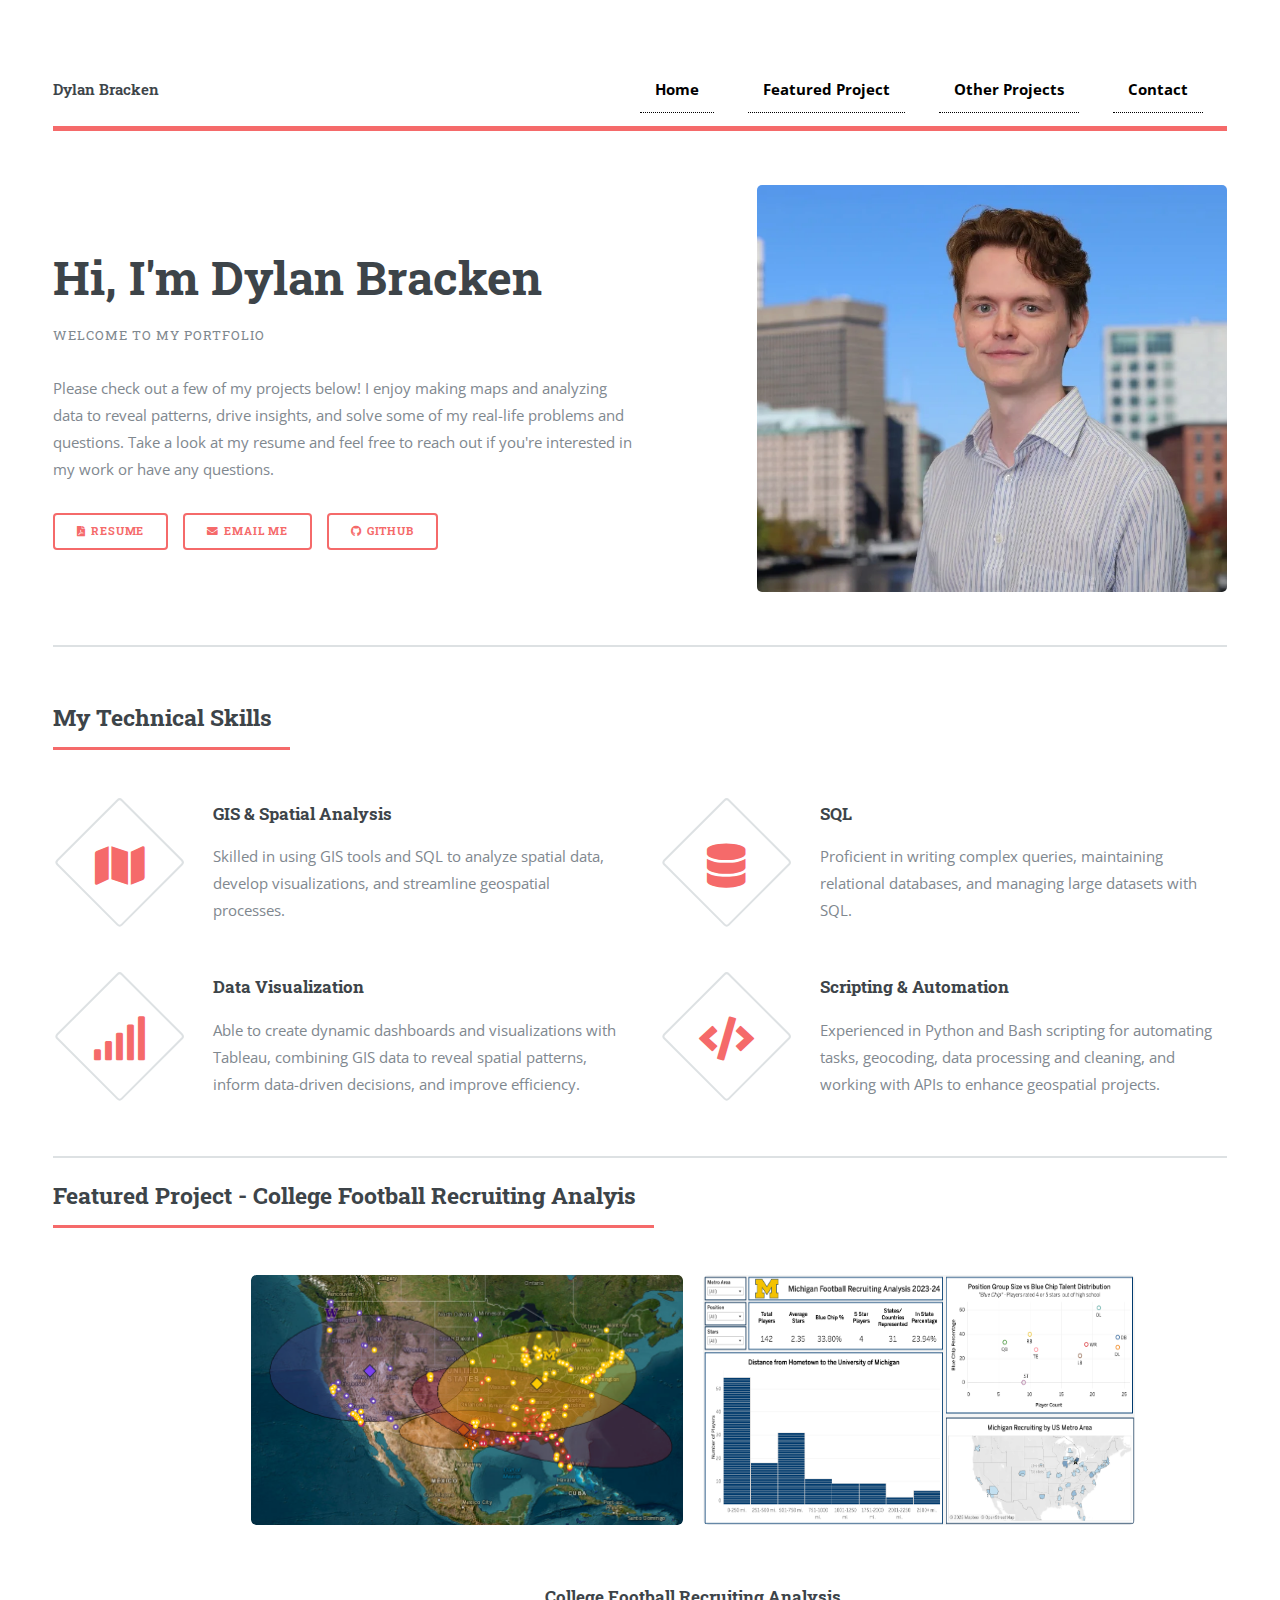
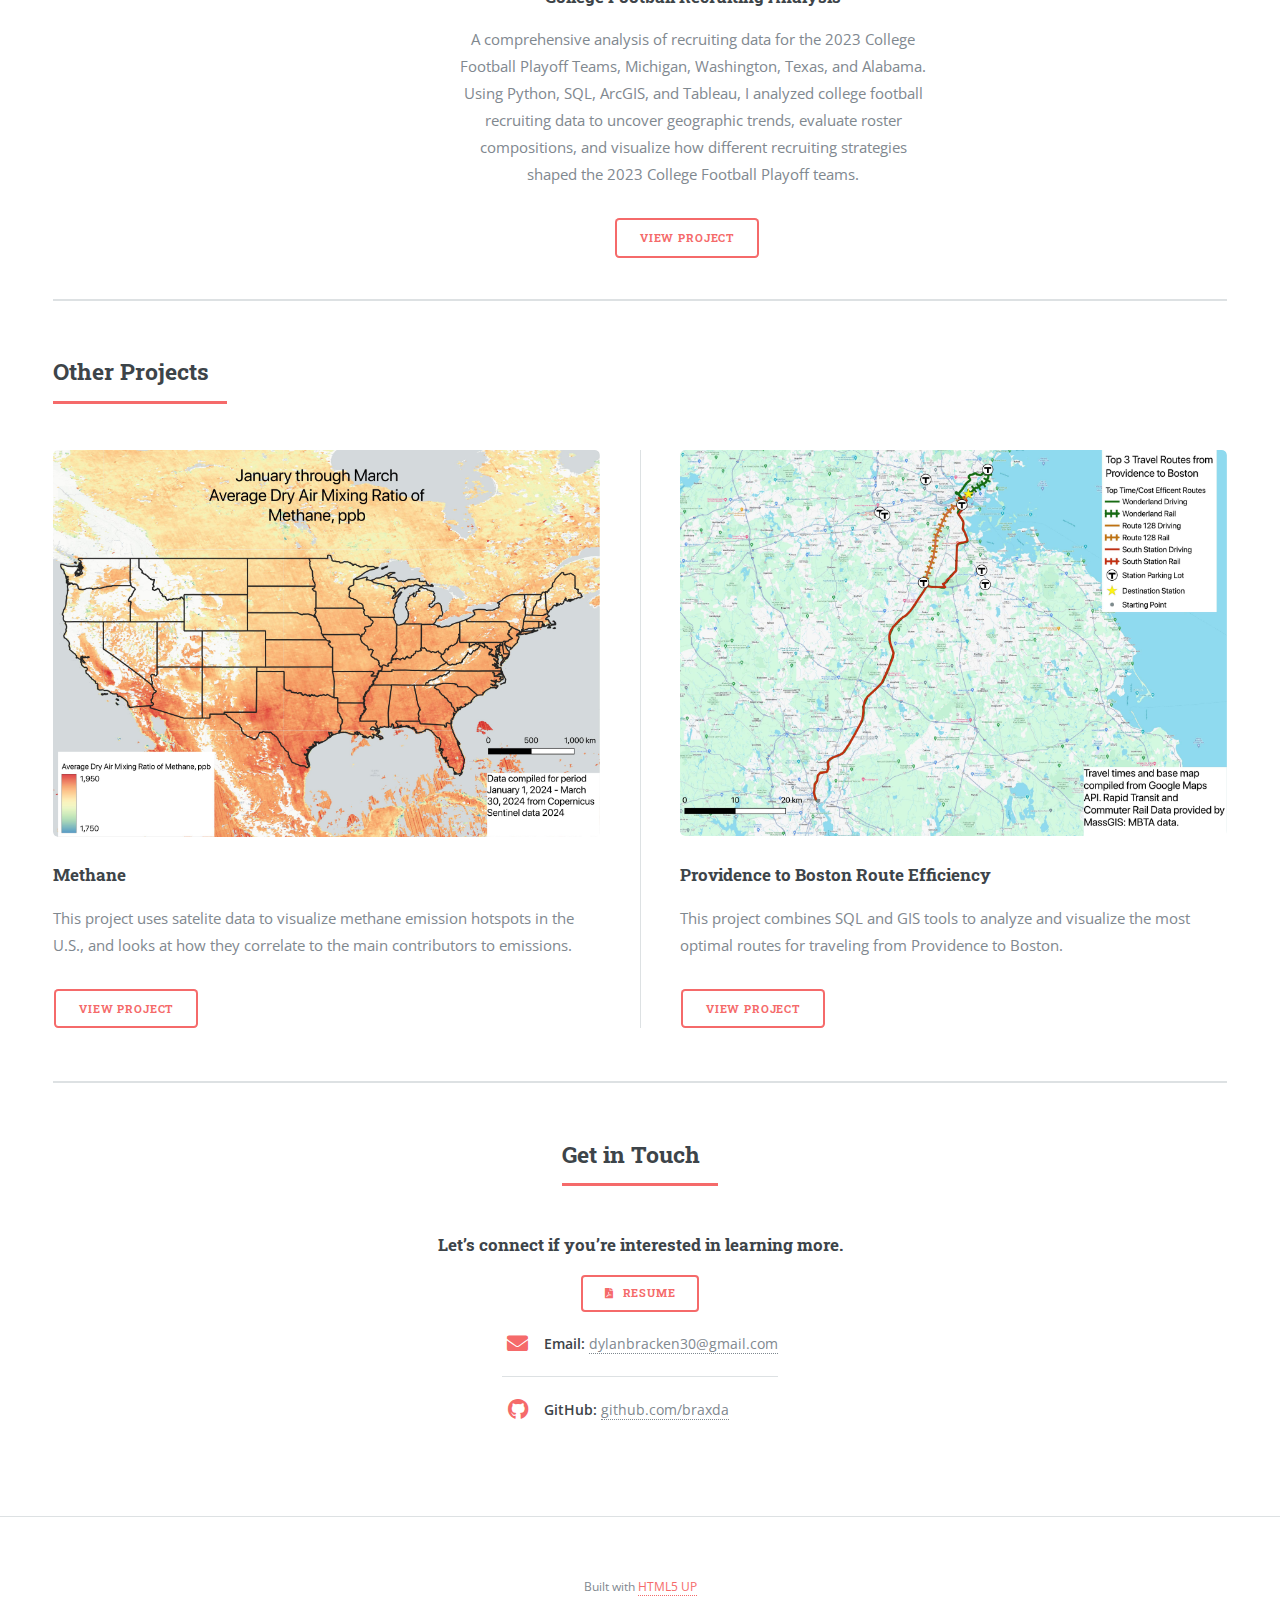
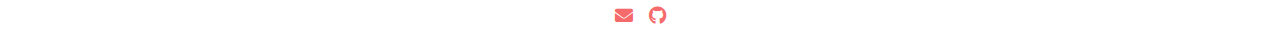
<file: index.html>
<!DOCTYPE HTML>
<!--
	Editorial by HTML5 UP
	html5up.net | @ajlkn
	Free for personal and commercial use under the CCA 3.0 license (html5up.net/license)
-->
<html>
	<head>
		<title>Dylan Bracken</title>
		<meta charset="utf-8" />
		<meta name="viewport" content="width=device-width, initial-scale=1, user-scalable=no" />
		<link rel="stylesheet" href="assets/css/main.css" />
	</head>
	<body class="is-preload">

		<!-- Wrapper -->
			<div id="wrapper">

				<!-- Main -->
					<div id="main">
						<div class="inner">

							<!-- Header -->
								<header id="header">
									<a href="index.html" class="logo"><strong>Dylan Bracken</strong></a>
									<nav>
										<ul class="icons" style="display: flex; gap: 20px; align-items: center;">
											<li><a href="index.html">Home</a></li>
											<li>
												<a href="featured-project.html" class="dropbtn">Featured Project</a>
												<ul class="dropdown-content">
													<li><a href="featured-project.html">Project Introduction</a></li>
													<li><a href="gis.html">Recruiting Maps</a></li>
													<li><a href="tableau.html">Tableau Dashboards</a></li>
													<li><a href="https://github.com/braxda/recruiting-analysis">GitHub Repo</a></li>
												</ul>
											</li>
											<li>
												<a href="#other-projects" class="dropbtn">Other Projects</a>
												<ul class="dropdown-content">
													<li><a href="methane.html">Methane Emissions Analysis</a></li>
													<li><a href="pvd2bos.html">PVD to BOS Route Optimization</a></li>
												</ul>
											</li>
											<li><a href="#contact">Contact</a></li>
										</ul>
									</nav>
								</header>

								<!-- Banner -->
								<section id="banner" style="display: flex; align-items: center; justify-content: space-between; flex-wrap: wrap;">
									<div class="content" style="max-width: 50%;">
										<header>
											<h1>Hi, I'm Dylan Bracken</h1>
											<p>Welcome to my portfolio</p>
										</header>

										<p>
											Please check out a few of my projects below!
											I enjoy making maps and analyzing data to reveal patterns, drive insights, and solve some of my real-life problems and questions.
											Take a look at my resume and feel free to reach out if you're interested in my work or have any questions.
										</p>

										<div class="actions" style="display: flex; align-items: center; gap: 15px;">
											<!-- Resume Button -->
											<a href="images/Portfolio Resume.pdf" target="_blank" class="button medium icon solid fa-file-pdf">Resume</a>

											<!-- Email Icon + Text -->
											<a href="mailto:dylanbracken30@gmail.com" target="_blank" class="button medium icon solid fa-envelope email-icon">Email me</a>

											<!-- GitHub Icon + Text -->
											<a href="https://github.com/braxda" target="_blank" class="button medium icon brands fa-github">GitHub</a>
										</div>
									</div>

									<!-- Image Positioned on the Right -->
									<span class="image object" style="max-width: 40%;">
										<img src="images/portrait.webp" alt="" style="width: 100%; height: auto;"/>
									</span>
								</section>


							<!-- My Technical Skills -->
								<section>
									<header class="major">
										<h2>My Technical Skills</h2>
									</header>
									<div class="features">
										<article>
											<span class="icon solid fa-map"></span>
											<div class="content">
												<h3>GIS & Spatial Analysis</h3>
												<p>Skilled in using GIS tools and SQL to analyze spatial data, develop visualizations, and streamline geospatial processes.</p>
											</div>
										</article>
										<article>
											<span class="icon solid fa-database"></span>
											<div class="content">
												<h3>SQL</h3>
												<p>Proficient in writing complex queries, maintaining relational databases, and managing large datasets with SQL.</p>
											</div>
										</article>
										<article>
											<span class="icon solid fa-signal"></span>
											<div class="content">
												<h3>Data Visualization</h3>
												<p>Able to create dynamic dashboards and visualizations with Tableau, combining GIS data to reveal spatial patterns, inform data-driven decisions, and improve efficiency.</p>
											</div>
										</article>
										<article>
											<span class="icon solid fa-code"></span>
											<div class="content">
												<h3>Scripting & Automation</h3>
												<p>Experienced in Python and Bash scripting for automating tasks, geocoding, data processing and cleaning, and working with APIs to enhance geospatial projects.</p>
											</div>
										</article>
									</div>
								</section>

							<!-- Featured Project Section -->
								<section style="padding-top: 20px; padding-bottom: 1px;">
									<header class="major">
										<h2>Featured Project - College Football Recruiting Analyis</h2>
									</header>
									<div class="featured-project" style="margin-bottom: 0px;">
        								<article>
											<div class="image-container">
												<a href="featured-project.html" class="image"><img src="images/sde_example.png" style="object-fit: cover;"/></a>
												<a href="featured-project.html" class="image"><img src="images/tableau_example.png" style="width: 500px; height: 250px;"/></a>
											</div>
            								<div class="content">
                								<h3>College Football Recruiting Analysis</h3>
												<p>A comprehensive analysis of recruiting data for the 2023 College Football Playoff Teams, Michigan, Washington, Texas, and Alabama.
													Using Python, SQL, ArcGIS, and Tableau, I analyzed college football recruiting data to uncover geographic trends, evaluate roster compositions, and visualize how different recruiting strategies shaped the 2023 College Football Playoff teams.</p>
                								<ul class="actions">
                    								<li><a href="featured-project.html" class="button">View Project</a></li>
                								</ul>
            								</div>
        								</article>
    								</div>
								</section>

									<!-- Other Projects -->
								<section id="other-projects">
									<header class="major">
										<h2> Other Projects</h2>
									</header>
									<div class="posts">
										<article>
											<a href="methane.html" class="image"><img src="images/methanemeanfin.jpg" /></a>
											<h3>Methane</h3>
											<p>This project uses satelite data to visualize methane emission hotspots in the U.S., and looks at how they correlate to the main contributors to emissions.</p>
											<ul class="actions">
												<li><a href="methane.html" class="button">View Project</a></li>
											</ul>
										</article>

										<article>
											<a href="pvd2bos.html" class="image"><img src="images/top3final.jpg" alt="" /></a>
											<h3>Providence to Boston Route Efficiency</h3>
											<p>This project combines SQL and GIS tools to analyze and visualize the most optimal routes for traveling from Providence to Boston.</p>
											<ul class="actions">
												<li><a href="pvd2bos.html" class="button">View Project</a></li>
											</ul>
										</article>
									</div>
								</section>

								<!--Contact-->
								<section id="contact" style="text-align: center;">
									<header class="major">
										<h2>Get in Touch</h2>
									</header>
									<h3>Let’s connect if you’re interested in learning more.</h3>

									<div class="actions" style="justify-content: center; padding-bottom: 20px;">
										<a href="images/Portfolio Resume.pdf" target="_blank" class="button big icon solid fa-file-pdf">
											Resume
										</a>
									</div>

									<ul class="contact" style="display: inline-block; text-align: left;">
										<li class="icon solid fa-envelope">
											<strong>Email:</strong> <a href="mailto:dylanbracken30@gmail.com">dylanbracken30@gmail.com</a>
										</li>
										<li class="icon brands fa-github">
											<strong>GitHub:</strong> <a href="https://github.com/braxda" target="_blank">github.com/braxda</a>
										</li>
									</ul>
								</section>
						</div>
						<hr class="major" />
						<!-- Footer -->
								<section style="padding: .25em 0 !important;">
									<footer id="footer" style="text-align: center;">
										<p style="font-size: 12px; line-height: 1.1; margin-bottom: 0.5em;">
											Built with <a href="https://html5up.net/" target="_blank" rel="noopener noreferrer">HTML5 UP</a>
										</p>
										<p style="margin: 0;">
											<a href="mailto:dylanbracken30@gmail.com" target="_blank" class="icon solid fa-envelope" style="font-size: 1.2em; margin-right: 12px; vertical-align: middle;"></a>
											<a href="https://github.com/braxda" target="_blank" class="icon brands fa-github" style="font-size: 1.2em; vertical-align: middle;"></a>
										</p>
									</footer>
								</section>
					</div>
			</div>


		<!-- Scripts -->
			<script src="assets/js/jquery.min.js"></script>
			<script src="assets/js/browser.min.js"></script>
			<script src="assets/js/breakpoints.min.js"></script>
			<script src="assets/js/util.js"></script>
			<script src="assets/js/main.js"></script>

	</body>
</html>
</file>
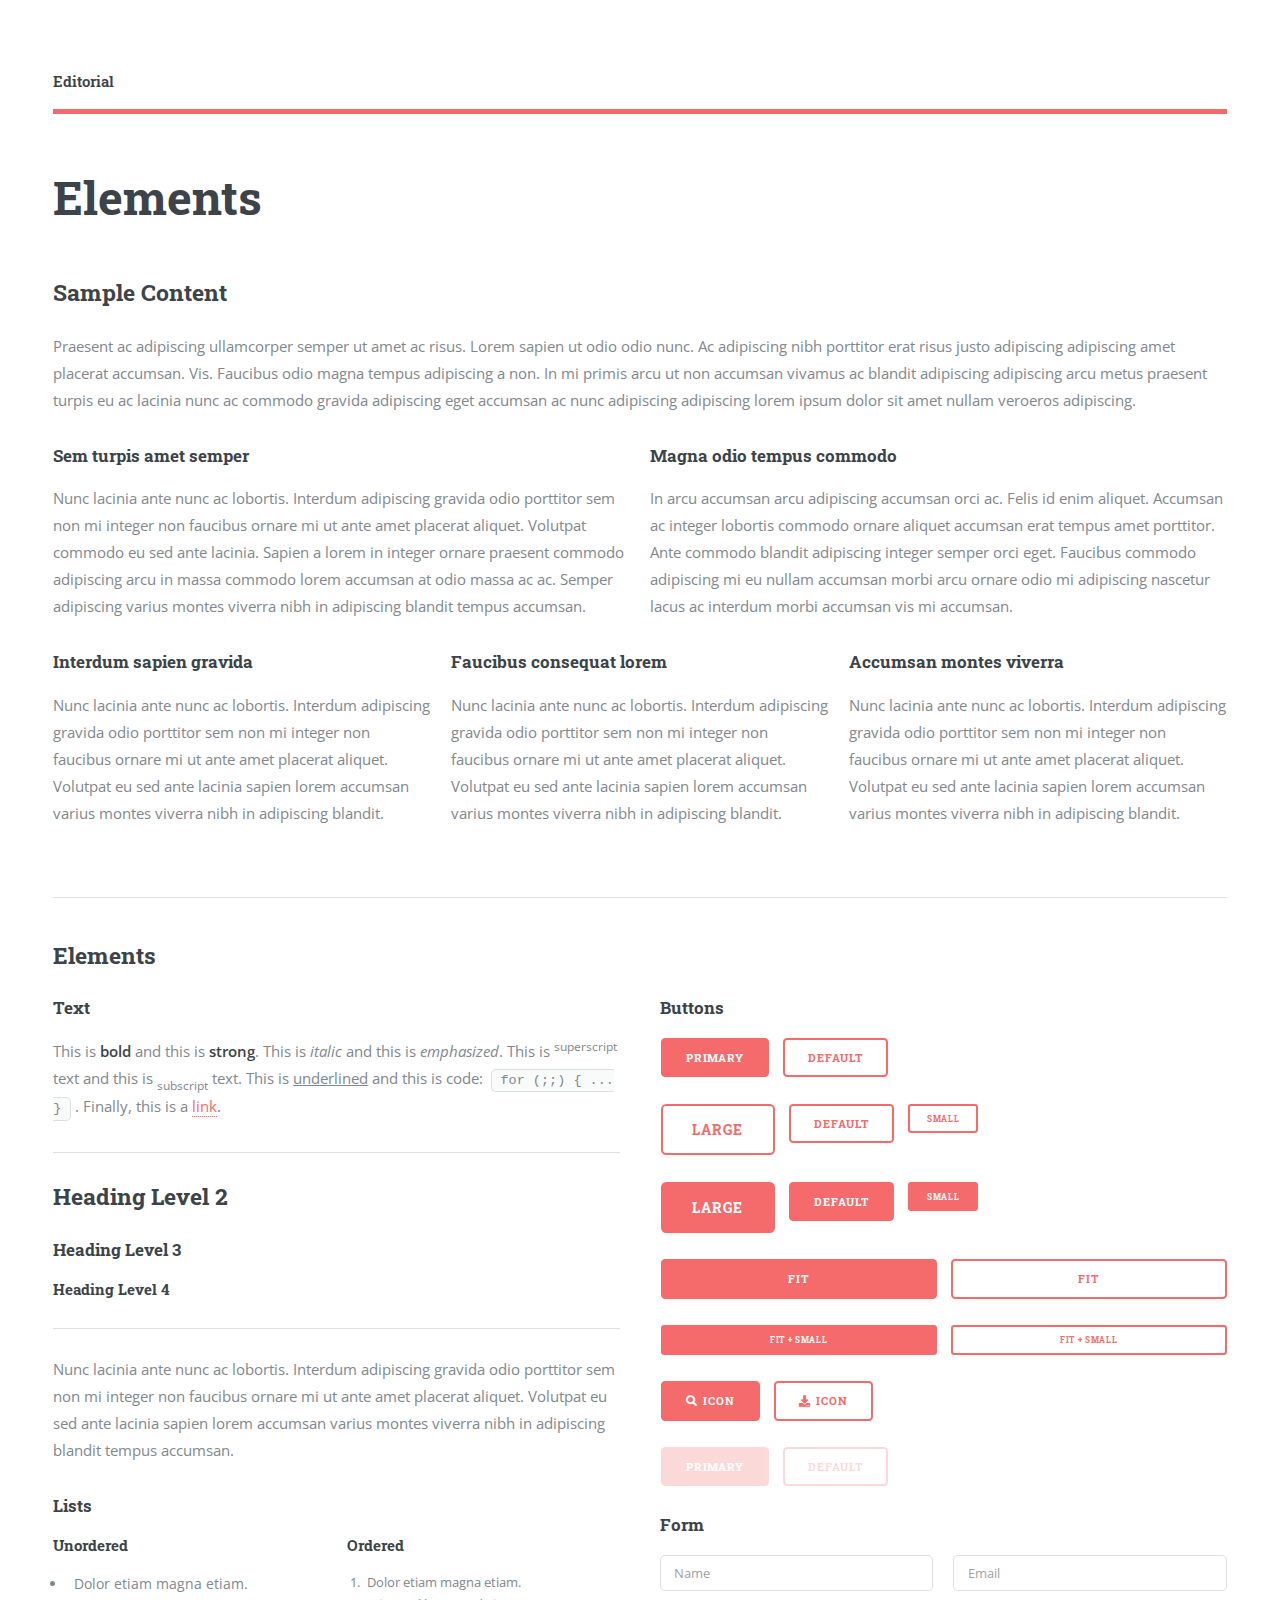
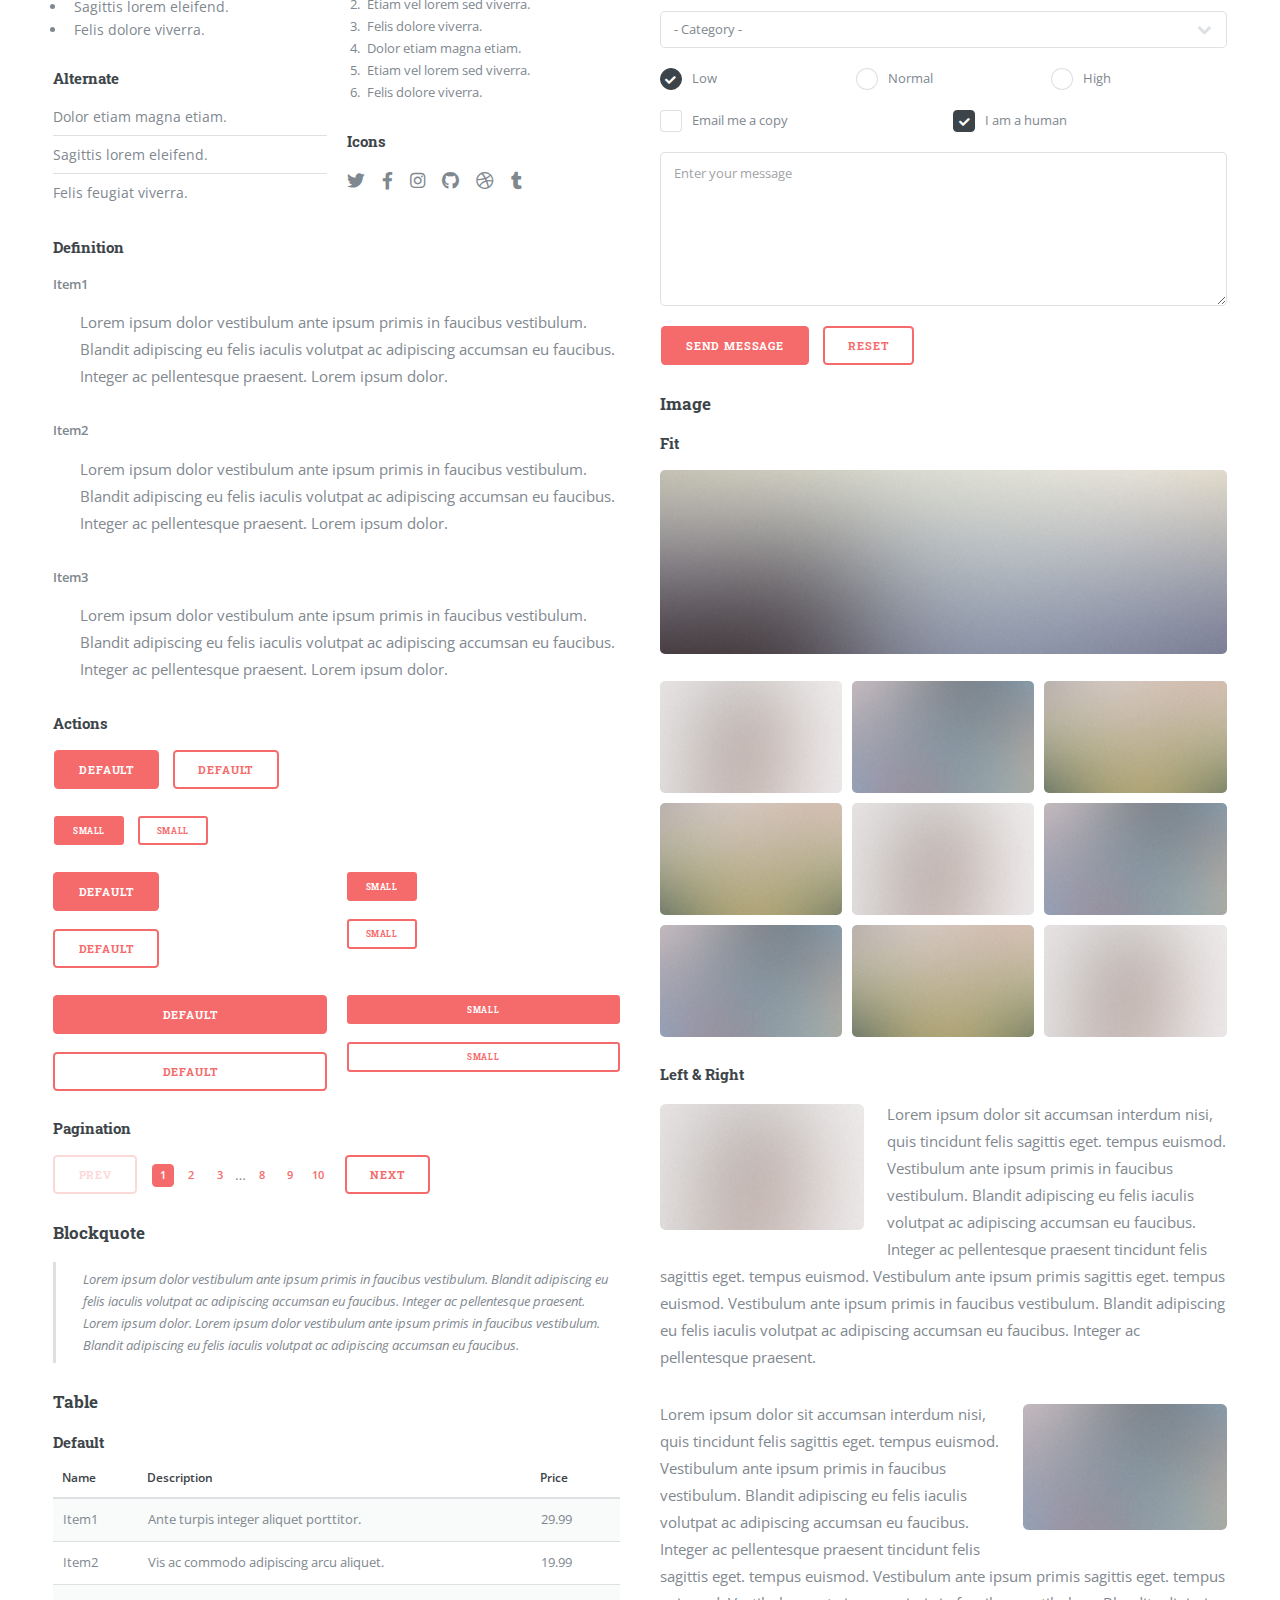
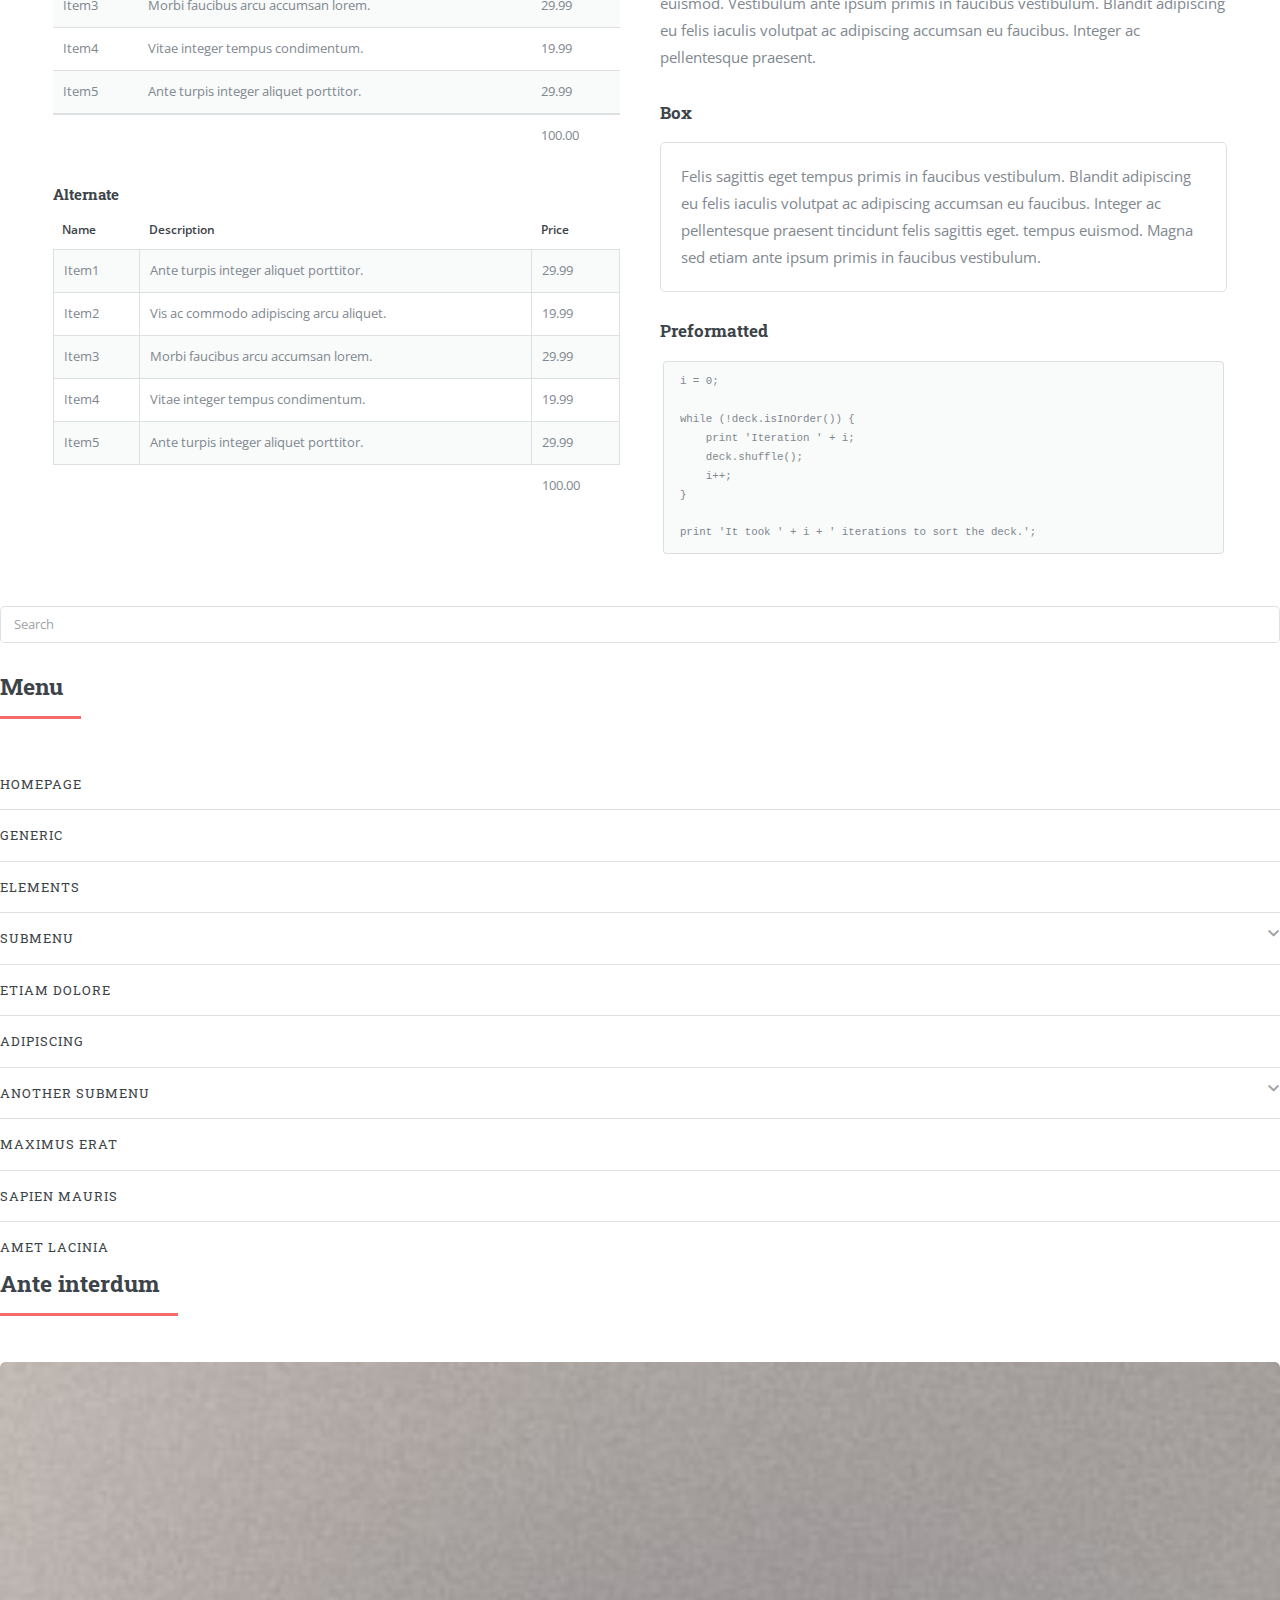
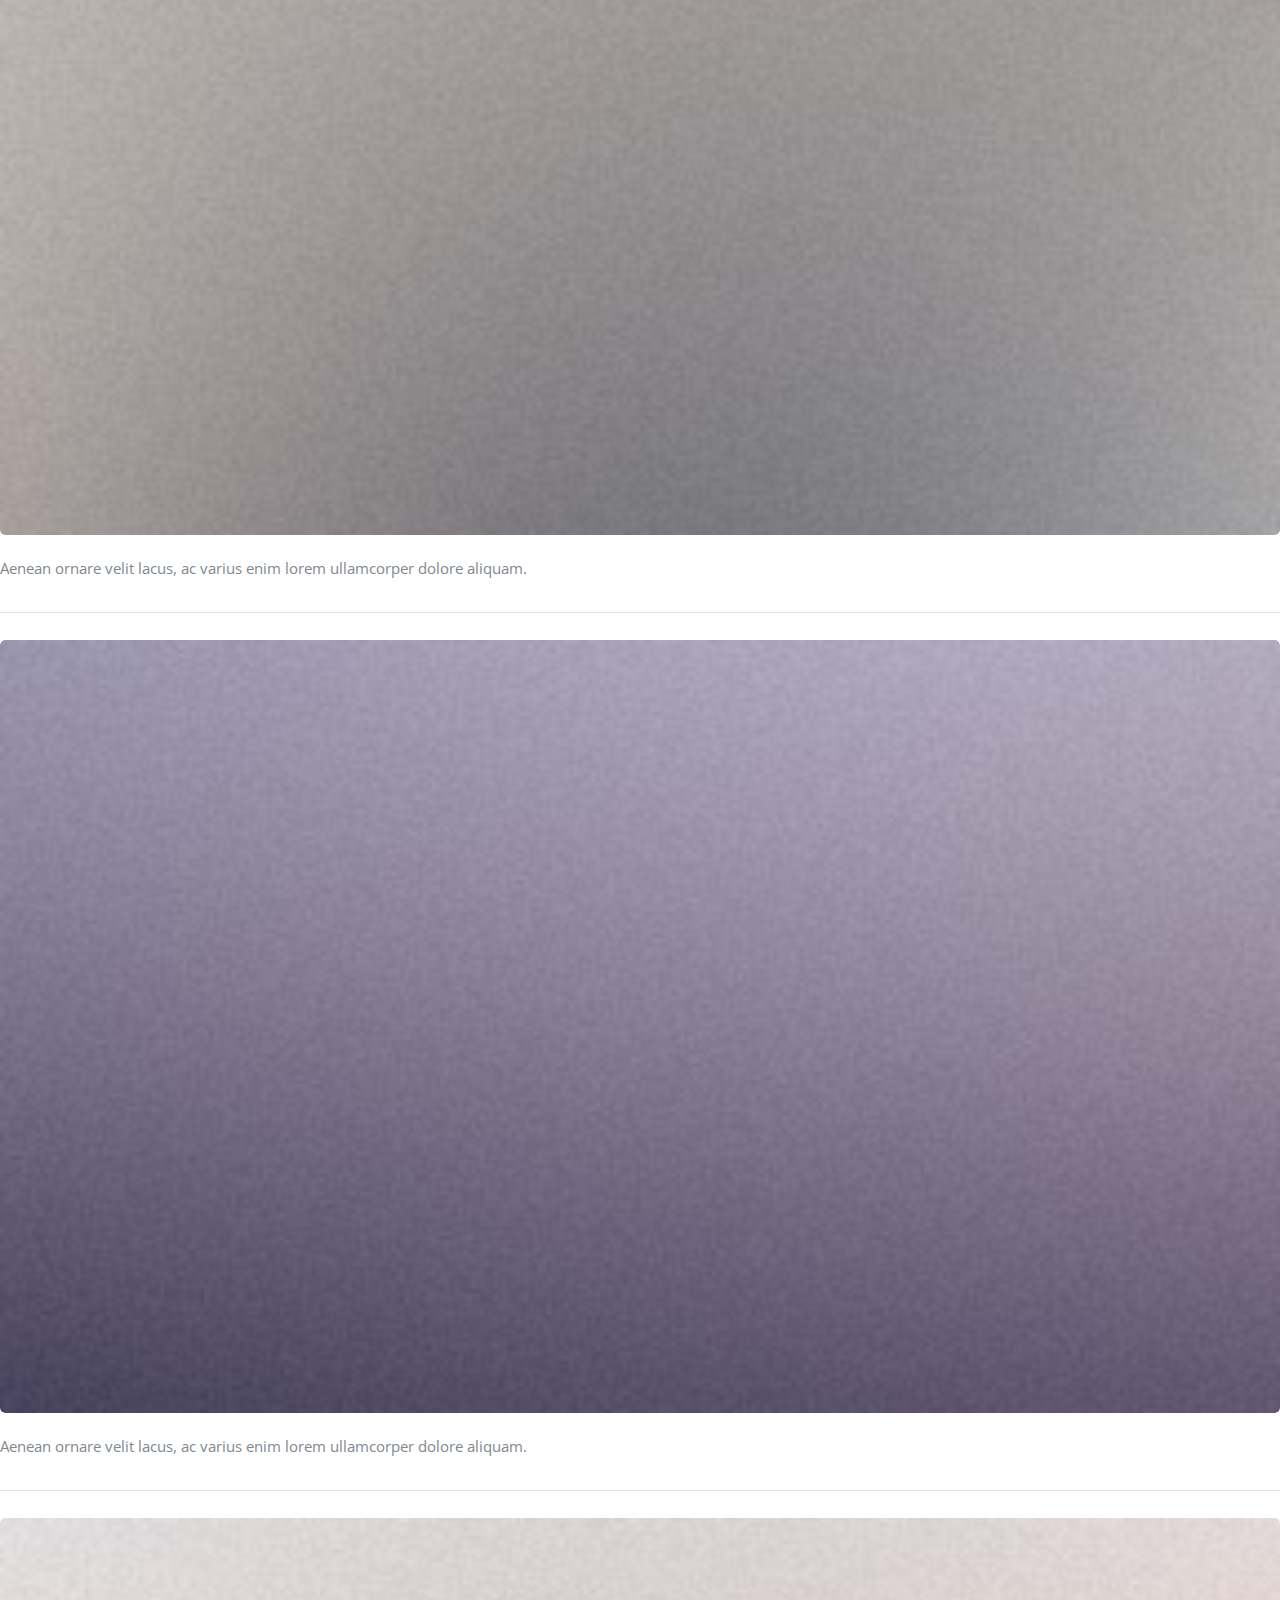
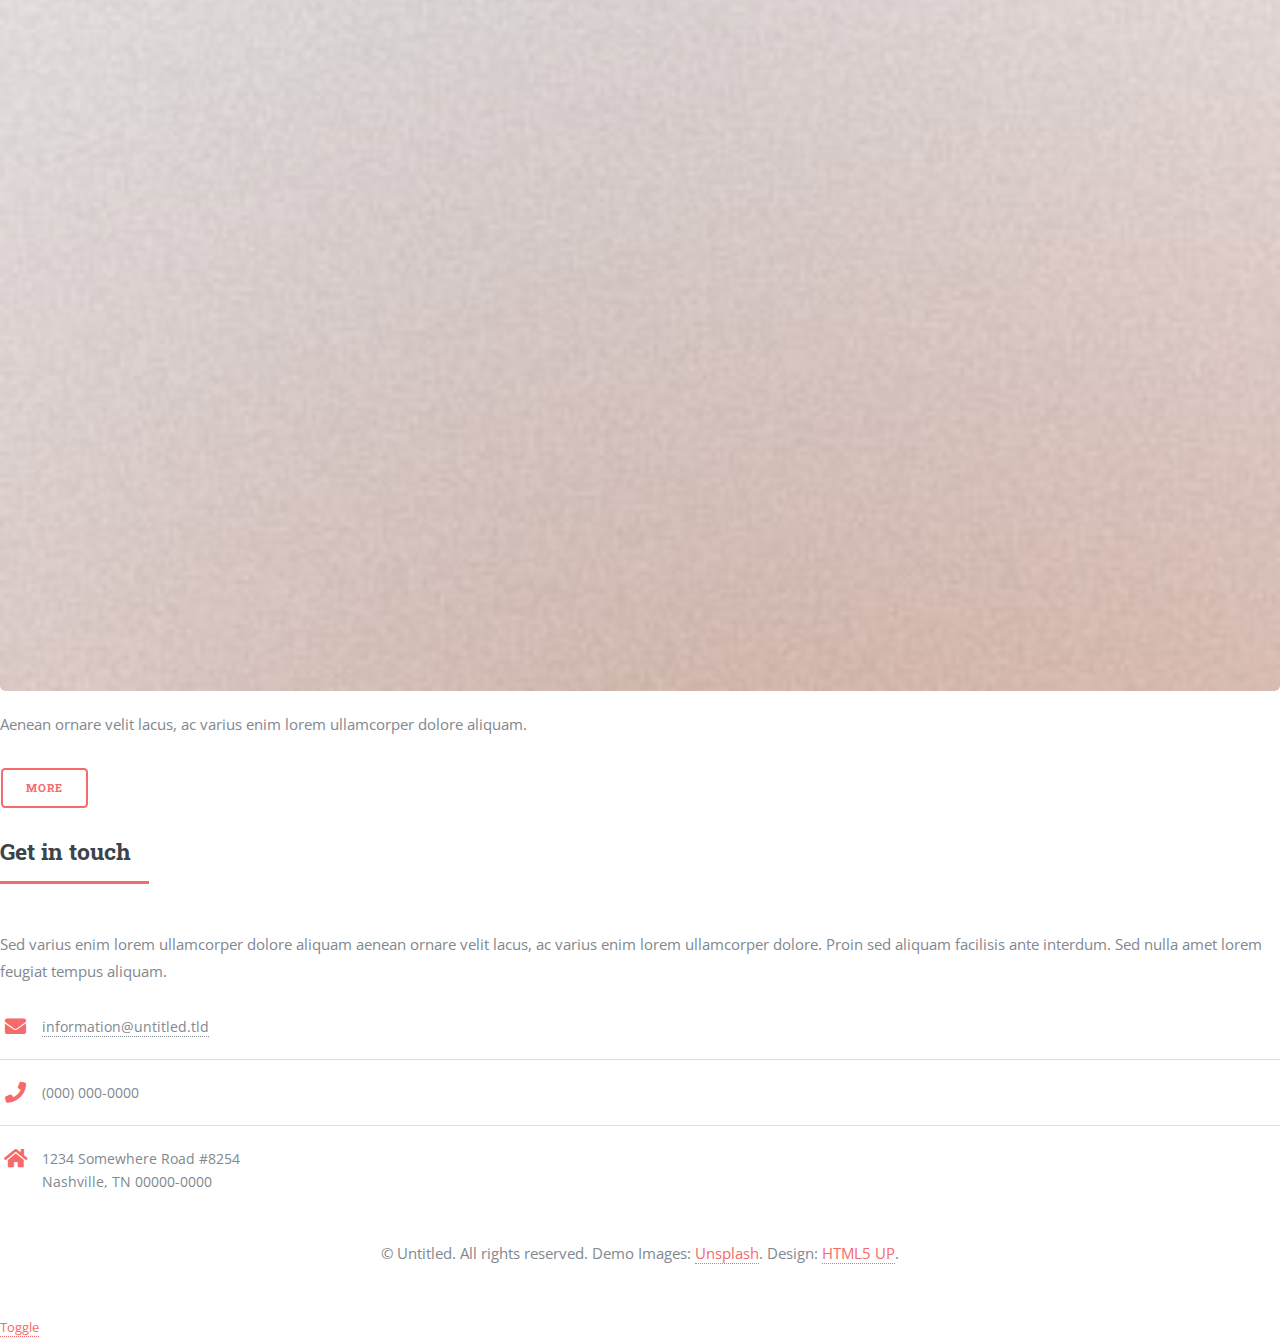
<file: elements.html>
<!DOCTYPE HTML>
<!--
	Editorial by HTML5 UP
	html5up.net | @ajlkn
	Free for personal and commercial use under the CCA 3.0 license (html5up.net/license)
-->
<html>
	<head>
		<title>Elements - Editorial by HTML5 UP</title>
		<meta charset="utf-8" />
		<meta name="viewport" content="width=device-width, initial-scale=1, user-scalable=no" />
		<link rel="stylesheet" href="assets/css/main.css" />
	</head>
	<body class="is-preload">

		<!-- Wrapper -->
			<div id="wrapper">

				<!-- Main -->
					<div id="main">
						<div class="inner">

							<!-- Header -->
								<header id="header">
									<a href="index.html" class="logo"><strong>Editorial</strong> by HTML5 UP</a>
									<ul class="icons">
										<li><a href="#" class="icon brands fa-twitter"><span class="label">Twitter</span></a></li>
										<li><a href="#" class="icon brands fa-facebook-f"><span class="label">Facebook</span></a></li>
										<li><a href="#" class="icon brands fa-snapchat-ghost"><span class="label">Snapchat</span></a></li>
										<li><a href="#" class="icon brands fa-instagram"><span class="label">Instagram</span></a></li>
										<li><a href="#" class="icon brands fa-medium-m"><span class="label">Medium</span></a></li>
									</ul>
								</header>

							<!-- Content -->
								<section>
									<header class="main">
										<h1>Elements</h1>
									</header>

									<!-- Content -->
										<h2 id="content">Sample Content</h2>
										<p>Praesent ac adipiscing ullamcorper semper ut amet ac risus. Lorem sapien ut odio odio nunc. Ac adipiscing nibh porttitor erat risus justo adipiscing adipiscing amet placerat accumsan. Vis. Faucibus odio magna tempus adipiscing a non. In mi primis arcu ut non accumsan vivamus ac blandit adipiscing adipiscing arcu metus praesent turpis eu ac lacinia nunc ac commodo gravida adipiscing eget accumsan ac nunc adipiscing adipiscing lorem ipsum dolor sit amet nullam veroeros adipiscing.</p>
										<div class="row">
											<div class="col-6 col-12-small">
												<h3>Sem turpis amet semper</h3>
												<p>Nunc lacinia ante nunc ac lobortis. Interdum adipiscing gravida odio porttitor sem non mi integer non faucibus ornare mi ut ante amet placerat aliquet. Volutpat commodo eu sed ante lacinia. Sapien a lorem in integer ornare praesent commodo adipiscing arcu in massa commodo lorem accumsan at odio massa ac ac. Semper adipiscing varius montes viverra nibh in adipiscing blandit tempus accumsan.</p>
											</div>
											<div class="col-6 col-12-small">
												<h3>Magna odio tempus commodo</h3>
												<p>In arcu accumsan arcu adipiscing accumsan orci ac. Felis id enim aliquet. Accumsan ac integer lobortis commodo ornare aliquet accumsan erat tempus amet porttitor. Ante commodo blandit adipiscing integer semper orci eget. Faucibus commodo adipiscing mi eu nullam accumsan morbi arcu ornare odio mi adipiscing nascetur lacus ac interdum morbi accumsan vis mi accumsan.</p>
											</div>
											<!-- Break -->
											<div class="col-4 col-12-medium">
												<h3>Interdum sapien gravida</h3>
												<p>Nunc lacinia ante nunc ac lobortis. Interdum adipiscing gravida odio porttitor sem non mi integer non faucibus ornare mi ut ante amet placerat aliquet. Volutpat eu sed ante lacinia sapien lorem accumsan varius montes viverra nibh in adipiscing blandit.</p>
											</div>
											<div class="col-4 col-12-medium">
												<h3>Faucibus consequat lorem</h3>
												<p>Nunc lacinia ante nunc ac lobortis. Interdum adipiscing gravida odio porttitor sem non mi integer non faucibus ornare mi ut ante amet placerat aliquet. Volutpat eu sed ante lacinia sapien lorem accumsan varius montes viverra nibh in adipiscing blandit.</p>
											</div>
											<div class="col-4 col-12-medium">
												<h3>Accumsan montes viverra</h3>
												<p>Nunc lacinia ante nunc ac lobortis. Interdum adipiscing gravida odio porttitor sem non mi integer non faucibus ornare mi ut ante amet placerat aliquet. Volutpat eu sed ante lacinia sapien lorem accumsan varius montes viverra nibh in adipiscing blandit.</p>
											</div>
										</div>

									<hr class="major" />

									<!-- Elements -->
										<h2 id="elements">Elements</h2>
										<div class="row gtr-200">
											<div class="col-6 col-12-medium">

												<!-- Text stuff -->
													<h3>Text</h3>
													<p>This is <b>bold</b> and this is <strong>strong</strong>. This is <i>italic</i> and this is <em>emphasized</em>.
													This is <sup>superscript</sup> text and this is <sub>subscript</sub> text.
													This is <u>underlined</u> and this is code: <code>for (;;) { ... }</code>.
													Finally, this is a <a href="#">link</a>.</p>
													<hr />
													<h2>Heading Level 2</h2>
													<h3>Heading Level 3</h3>
													<h4>Heading Level 4</h4>
													<hr />
													<p>Nunc lacinia ante nunc ac lobortis. Interdum adipiscing gravida odio porttitor sem non mi integer non faucibus ornare mi ut ante amet placerat aliquet. Volutpat eu sed ante lacinia sapien lorem accumsan varius montes viverra nibh in adipiscing blandit tempus accumsan.</p>

												<!-- Lists -->
													<h3>Lists</h3>
													<div class="row">
														<div class="col-6 col-12-small">

															<h4>Unordered</h4>
															<ul>
																<li>Dolor etiam magna etiam.</li>
																<li>Sagittis lorem eleifend.</li>
																<li>Felis dolore viverra.</li>
															</ul>

															<h4>Alternate</h4>
															<ul class="alt">
																<li>Dolor etiam magna etiam.</li>
																<li>Sagittis lorem eleifend.</li>
																<li>Felis feugiat viverra.</li>
															</ul>

														</div>
														<div class="col-6 col-12-small">

															<h4>Ordered</h4>
															<ol>
																<li>Dolor etiam magna etiam.</li>
																<li>Etiam vel lorem sed viverra.</li>
																<li>Felis dolore viverra.</li>
																<li>Dolor etiam magna etiam.</li>
																<li>Etiam vel lorem sed viverra.</li>
																<li>Felis dolore viverra.</li>
															</ol>

															<h4>Icons</h4>
															<ul class="icons">
																<li><a href="#" class="icon brands fa-twitter"><span class="label">Twitter</span></a></li>
																<li><a href="#" class="icon brands fa-facebook-f"><span class="label">Facebook</span></a></li>
																<li><a href="#" class="icon brands fa-instagram"><span class="label">Instagram</span></a></li>
																<li><a href="#" class="icon brands fa-github"><span class="label">Github</span></a></li>
																<li><a href="#" class="icon brands fa-dribbble"><span class="label">Dribbble</span></a></li>
																<li><a href="#" class="icon brands fa-tumblr"><span class="label">Tumblr</span></a></li>
															</ul>

														</div>
													</div>
													<h4>Definition</h4>
													<dl>
														<dt>Item1</dt>
														<dd>
															<p>Lorem ipsum dolor vestibulum ante ipsum primis in faucibus vestibulum. Blandit adipiscing eu felis iaculis volutpat ac adipiscing accumsan eu faucibus. Integer ac pellentesque praesent. Lorem ipsum dolor.</p>
														</dd>
														<dt>Item2</dt>
														<dd>
															<p>Lorem ipsum dolor vestibulum ante ipsum primis in faucibus vestibulum. Blandit adipiscing eu felis iaculis volutpat ac adipiscing accumsan eu faucibus. Integer ac pellentesque praesent. Lorem ipsum dolor.</p>
														</dd>
														<dt>Item3</dt>
														<dd>
															<p>Lorem ipsum dolor vestibulum ante ipsum primis in faucibus vestibulum. Blandit adipiscing eu felis iaculis volutpat ac adipiscing accumsan eu faucibus. Integer ac pellentesque praesent. Lorem ipsum dolor.</p>
														</dd>
													</dl>

													<h4>Actions</h4>
													<ul class="actions">
														<li><a href="#" class="button primary">Default</a></li>
														<li><a href="#" class="button">Default</a></li>
													</ul>
													<ul class="actions small">
														<li><a href="#" class="button primary small">Small</a></li>
														<li><a href="#" class="button small">Small</a></li>
													</ul>
													<div class="row">
														<div class="col-6 col-12-small">
															<ul class="actions stacked">
																<li><a href="#" class="button primary">Default</a></li>
																<li><a href="#" class="button">Default</a></li>
															</ul>
														</div>
														<div class="col-6 col-12-small">
															<ul class="actions stacked">
																<li><a href="#" class="button primary small">Small</a></li>
																<li><a href="#" class="button small">Small</a></li>
															</ul>
														</div>
														<div class="col-6 col-12-small">
															<ul class="actions stacked">
																<li><a href="#" class="button primary fit">Default</a></li>
																<li><a href="#" class="button fit">Default</a></li>
															</ul>
														</div>
														<div class="col-6 col-12-small">
															<ul class="actions stacked">
																<li><a href="#" class="button primary small fit">Small</a></li>
																<li><a href="#" class="button small fit">Small</a></li>
															</ul>
														</div>
													</div>

													<h4>Pagination</h4>
													<ul class="pagination">
														<li><span class="button disabled">Prev</span></li>
														<li><a href="#" class="page active">1</a></li>
														<li><a href="#" class="page">2</a></li>
														<li><a href="#" class="page">3</a></li>
														<li><span>&hellip;</span></li>
														<li><a href="#" class="page">8</a></li>
														<li><a href="#" class="page">9</a></li>
														<li><a href="#" class="page">10</a></li>
														<li><a href="#" class="button">Next</a></li>
													</ul>

												<!-- Blockquote -->
													<h3>Blockquote</h3>
													<blockquote>Lorem ipsum dolor vestibulum ante ipsum primis in faucibus vestibulum. Blandit adipiscing eu felis iaculis volutpat ac adipiscing accumsan eu faucibus. Integer ac pellentesque praesent. Lorem ipsum dolor. Lorem ipsum dolor vestibulum ante ipsum primis in faucibus vestibulum. Blandit adipiscing eu felis iaculis volutpat ac adipiscing accumsan eu faucibus.</blockquote>

												<!-- Table -->
													<h3>Table</h3>

													<h4>Default</h4>
													<div class="table-wrapper">
														<table>
															<thead>
																<tr>
																	<th>Name</th>
																	<th>Description</th>
																	<th>Price</th>
																</tr>
															</thead>
															<tbody>
																<tr>
																	<td>Item1</td>
																	<td>Ante turpis integer aliquet porttitor.</td>
																	<td>29.99</td>
																</tr>
																<tr>
																	<td>Item2</td>
																	<td>Vis ac commodo adipiscing arcu aliquet.</td>
																	<td>19.99</td>
																</tr>
																<tr>
																	<td>Item3</td>
																	<td> Morbi faucibus arcu accumsan lorem.</td>
																	<td>29.99</td>
																</tr>
																<tr>
																	<td>Item4</td>
																	<td>Vitae integer tempus condimentum.</td>
																	<td>19.99</td>
																</tr>
																<tr>
																	<td>Item5</td>
																	<td>Ante turpis integer aliquet porttitor.</td>
																	<td>29.99</td>
																</tr>
															</tbody>
															<tfoot>
																<tr>
																	<td colspan="2"></td>
																	<td>100.00</td>
																</tr>
															</tfoot>
														</table>
													</div>

													<h4>Alternate</h4>
													<div class="table-wrapper">
														<table class="alt">
															<thead>
																<tr>
																	<th>Name</th>
																	<th>Description</th>
																	<th>Price</th>
																</tr>
															</thead>
															<tbody>
																<tr>
																	<td>Item1</td>
																	<td>Ante turpis integer aliquet porttitor.</td>
																	<td>29.99</td>
																</tr>
																<tr>
																	<td>Item2</td>
																	<td>Vis ac commodo adipiscing arcu aliquet.</td>
																	<td>19.99</td>
																</tr>
																<tr>
																	<td>Item3</td>
																	<td> Morbi faucibus arcu accumsan lorem.</td>
																	<td>29.99</td>
																</tr>
																<tr>
																	<td>Item4</td>
																	<td>Vitae integer tempus condimentum.</td>
																	<td>19.99</td>
																</tr>
																<tr>
																	<td>Item5</td>
																	<td>Ante turpis integer aliquet porttitor.</td>
																	<td>29.99</td>
																</tr>
															</tbody>
															<tfoot>
																<tr>
																	<td colspan="2"></td>
																	<td>100.00</td>
																</tr>
															</tfoot>
														</table>
													</div>

											</div>
											<div class="col-6 col-12-medium">

												<!-- Buttons -->
													<h3>Buttons</h3>
													<ul class="actions">
														<li><a href="#" class="button primary">Primary</a></li>
														<li><a href="#" class="button">Default</a></li>
													</ul>
													<ul class="actions">
														<li><a href="#" class="button large">Large</a></li>
														<li><a href="#" class="button">Default</a></li>
														<li><a href="#" class="button small">Small</a></li>
													</ul>
													<ul class="actions">
														<li><a href="#" class="button primary large">Large</a></li>
														<li><a href="#" class="button primary">Default</a></li>
														<li><a href="#" class="button primary small">Small</a></li>
													</ul>
													<ul class="actions fit">
														<li><a href="#" class="button primary fit">Fit</a></li>
														<li><a href="#" class="button fit">Fit</a></li>
													</ul>
													<ul class="actions fit small">
														<li><a href="#" class="button primary fit small">Fit + Small</a></li>
														<li><a href="#" class="button fit small">Fit + Small</a></li>
													</ul>
													<ul class="actions">
														<li><a href="#" class="button primary icon solid fa-search">Icon</a></li>
														<li><a href="#" class="button icon solid fa-download">Icon</a></li>
													</ul>
													<ul class="actions">
														<li><span class="button primary disabled">Primary</span></li>
														<li><span class="button disabled">Default</span></li>
													</ul>

												<!-- Form -->
													<h3>Form</h3>

													<form method="post" action="#">
														<div class="row gtr-uniform">
															<div class="col-6 col-12-xsmall">
																<input type="text" name="demo-name" id="demo-name" value="" placeholder="Name" />
															</div>
															<div class="col-6 col-12-xsmall">
																<input type="email" name="demo-email" id="demo-email" value="" placeholder="Email" />
															</div>
															<!-- Break -->
															<div class="col-12">
																<select name="demo-category" id="demo-category">
																	<option value="">- Category -</option>
																	<option value="1">Manufacturing</option>
																	<option value="1">Shipping</option>
																	<option value="1">Administration</option>
																	<option value="1">Human Resources</option>
																</select>
															</div>
															<!-- Break -->
															<div class="col-4 col-12-small">
																<input type="radio" id="demo-priority-low" name="demo-priority" checked>
																<label for="demo-priority-low">Low</label>
															</div>
															<div class="col-4 col-12-small">
																<input type="radio" id="demo-priority-normal" name="demo-priority">
																<label for="demo-priority-normal">Normal</label>
															</div>
															<div class="col-4 col-12-small">
																<input type="radio" id="demo-priority-high" name="demo-priority">
																<label for="demo-priority-high">High</label>
															</div>
															<!-- Break -->
															<div class="col-6 col-12-small">
																<input type="checkbox" id="demo-copy" name="demo-copy">
																<label for="demo-copy">Email me a copy</label>
															</div>
															<div class="col-6 col-12-small">
																<input type="checkbox" id="demo-human" name="demo-human" checked>
																<label for="demo-human">I am a human</label>
															</div>
															<!-- Break -->
															<div class="col-12">
																<textarea name="demo-message" id="demo-message" placeholder="Enter your message" rows="6"></textarea>
															</div>
															<!-- Break -->
															<div class="col-12">
																<ul class="actions">
																	<li><input type="submit" value="Send Message" class="primary" /></li>
																	<li><input type="reset" value="Reset" /></li>
																</ul>
															</div>
														</div>
													</form>

												<!-- Image -->
													<h3>Image</h3>

													<h4>Fit</h4>
													<span class="image fit"><img src="images/pic11.jpg" alt="" /></span>
													<div class="box alt">
														<div class="row gtr-50 gtr-uniform">
															<div class="col-4"><span class="image fit"><img src="images/pic01.jpg" alt="" /></span></div>
															<div class="col-4"><span class="image fit"><img src="images/pic02.jpg" alt="" /></span></div>
															<div class="col-4"><span class="image fit"><img src="images/pic03.jpg" alt="" /></span></div>
															<!-- Break -->
															<div class="col-4"><span class="image fit"><img src="images/pic03.jpg" alt="" /></span></div>
															<div class="col-4"><span class="image fit"><img src="images/pic01.jpg" alt="" /></span></div>
															<div class="col-4"><span class="image fit"><img src="images/pic02.jpg" alt="" /></span></div>
															<!-- Break -->
															<div class="col-4"><span class="image fit"><img src="images/pic02.jpg" alt="" /></span></div>
															<div class="col-4"><span class="image fit"><img src="images/pic03.jpg" alt="" /></span></div>
															<div class="col-4"><span class="image fit"><img src="images/pic01.jpg" alt="" /></span></div>
														</div>
													</div>

													<h4>Left &amp; Right</h4>
													<p><span class="image left"><img src="images/pic01.jpg" alt="" /></span>Lorem ipsum dolor sit accumsan interdum nisi, quis tincidunt felis sagittis eget. tempus euismod. Vestibulum ante ipsum primis in faucibus vestibulum. Blandit adipiscing eu felis iaculis volutpat ac adipiscing accumsan eu faucibus. Integer ac pellentesque praesent tincidunt felis sagittis eget. tempus euismod. Vestibulum ante ipsum primis sagittis eget. tempus euismod. Vestibulum ante ipsum primis in faucibus vestibulum. Blandit adipiscing eu felis iaculis volutpat ac adipiscing accumsan eu faucibus. Integer ac pellentesque praesent.</p>
													<p><span class="image right"><img src="images/pic02.jpg" alt="" /></span>Lorem ipsum dolor sit accumsan interdum nisi, quis tincidunt felis sagittis eget. tempus euismod. Vestibulum ante ipsum primis in faucibus vestibulum. Blandit adipiscing eu felis iaculis volutpat ac adipiscing accumsan eu faucibus. Integer ac pellentesque praesent tincidunt felis sagittis eget. tempus euismod. Vestibulum ante ipsum primis sagittis eget. tempus euismod. Vestibulum ante ipsum primis in faucibus vestibulum. Blandit adipiscing eu felis iaculis volutpat ac adipiscing accumsan eu faucibus. Integer ac pellentesque praesent.</p>

												<!-- Box -->
													<h3>Box</h3>
													<div class="box">
														<p>Felis sagittis eget tempus primis in faucibus vestibulum. Blandit adipiscing eu felis iaculis volutpat ac adipiscing accumsan eu faucibus. Integer ac pellentesque praesent tincidunt felis sagittis eget. tempus euismod. Magna sed etiam ante ipsum primis in faucibus vestibulum.</p>
													</div>

												<!-- Preformatted Code -->
													<h3>Preformatted</h3>
													<pre><code>i = 0;

while (!deck.isInOrder()) {
    print 'Iteration ' + i;
    deck.shuffle();
    i++;
}

print 'It took ' + i + ' iterations to sort the deck.';
</code></pre>

											</div>
										</div>

								</section>

						</div>
					</div>

				<!-- Sidebar -->
					<div id="sidebar">
						<div class="inner">

							<!-- Search -->
								<section id="search" class="alt">
									<form method="post" action="#">
										<input type="text" name="query" id="query" placeholder="Search" />
									</form>
								</section>

							<!-- Menu -->
								<nav id="menu">
									<header class="major">
										<h2>Menu</h2>
									</header>
									<ul>
										<li><a href="index.html">Homepage</a></li>
										<li><a href="generic.html">Generic</a></li>
										<li><a href="elements.html">Elements</a></li>
										<li>
											<span class="opener">Submenu</span>
											<ul>
												<li><a href="#">Lorem Dolor</a></li>
												<li><a href="#">Ipsum Adipiscing</a></li>
												<li><a href="#">Tempus Magna</a></li>
												<li><a href="#">Feugiat Veroeros</a></li>
											</ul>
										</li>
										<li><a href="#">Etiam Dolore</a></li>
										<li><a href="#">Adipiscing</a></li>
										<li>
											<span class="opener">Another Submenu</span>
											<ul>
												<li><a href="#">Lorem Dolor</a></li>
												<li><a href="#">Ipsum Adipiscing</a></li>
												<li><a href="#">Tempus Magna</a></li>
												<li><a href="#">Feugiat Veroeros</a></li>
											</ul>
										</li>
										<li><a href="#">Maximus Erat</a></li>
										<li><a href="#">Sapien Mauris</a></li>
										<li><a href="#">Amet Lacinia</a></li>
									</ul>
								</nav>

							<!-- Section -->
								<section>
									<header class="major">
										<h2>Ante interdum</h2>
									</header>
									<div class="mini-posts">
										<article>
											<a href="#" class="image"><img src="images/pic07.jpg" alt="" /></a>
											<p>Aenean ornare velit lacus, ac varius enim lorem ullamcorper dolore aliquam.</p>
										</article>
										<article>
											<a href="#" class="image"><img src="images/pic08.jpg" alt="" /></a>
											<p>Aenean ornare velit lacus, ac varius enim lorem ullamcorper dolore aliquam.</p>
										</article>
										<article>
											<a href="#" class="image"><img src="images/pic09.jpg" alt="" /></a>
											<p>Aenean ornare velit lacus, ac varius enim lorem ullamcorper dolore aliquam.</p>
										</article>
									</div>
									<ul class="actions">
										<li><a href="#" class="button">More</a></li>
									</ul>
								</section>

							<!-- Section -->
								<section>
									<header class="major">
										<h2>Get in touch</h2>
									</header>
									<p>Sed varius enim lorem ullamcorper dolore aliquam aenean ornare velit lacus, ac varius enim lorem ullamcorper dolore. Proin sed aliquam facilisis ante interdum. Sed nulla amet lorem feugiat tempus aliquam.</p>
									<ul class="contact">
										<li class="icon solid fa-envelope"><a href="#">information@untitled.tld</a></li>
										<li class="icon solid fa-phone">(000) 000-0000</li>
										<li class="icon solid fa-home">1234 Somewhere Road #8254<br />
										Nashville, TN 00000-0000</li>
									</ul>
								</section>

							<!-- Footer -->
								<footer id="footer">
									<p class="copyright">&copy; Untitled. All rights reserved. Demo Images: <a href="https://unsplash.com">Unsplash</a>. Design: <a href="https://html5up.net">HTML5 UP</a>.</p>
								</footer>

						</div>
					</div>

			</div>

		<!-- Scripts -->
			<script src="assets/js/jquery.min.js"></script>
			<script src="assets/js/browser.min.js"></script>
			<script src="assets/js/breakpoints.min.js"></script>
			<script src="assets/js/util.js"></script>
			<script src="assets/js/main.js"></script>

	</body>
</html>
</file>
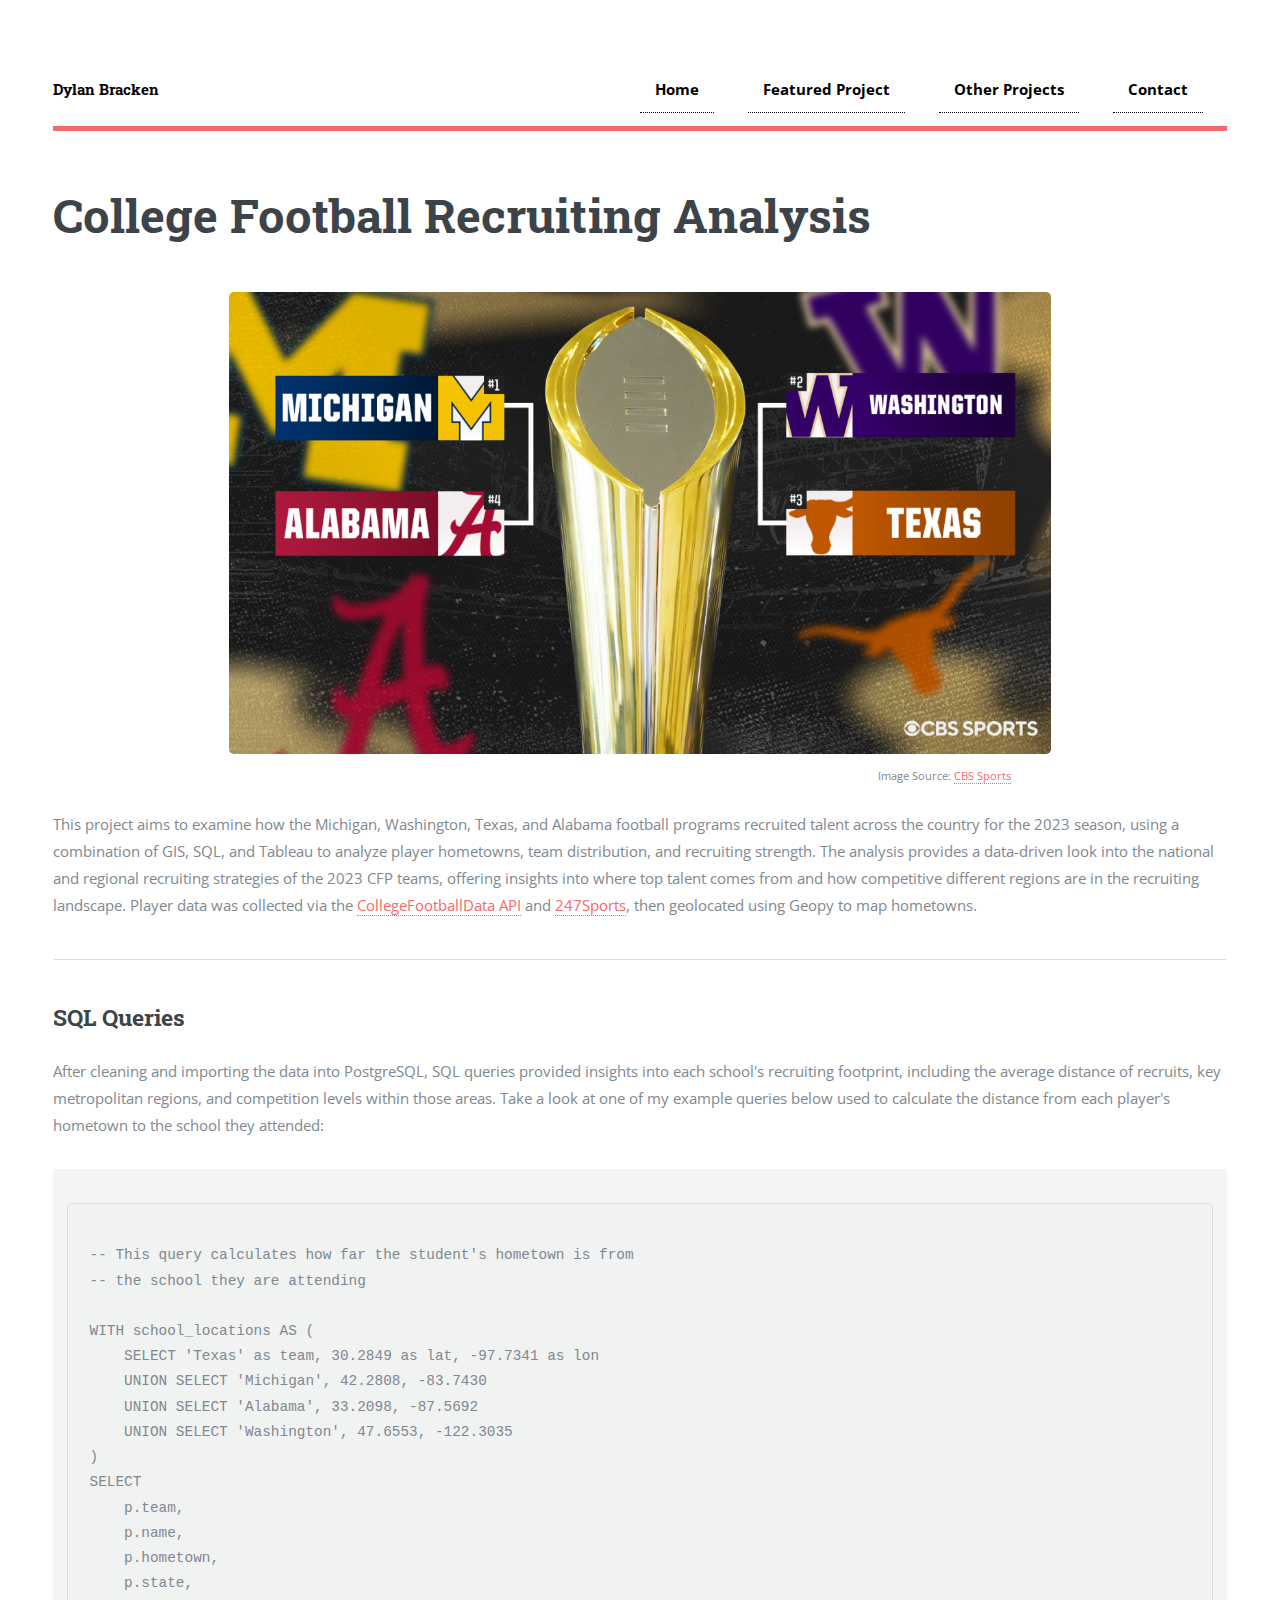
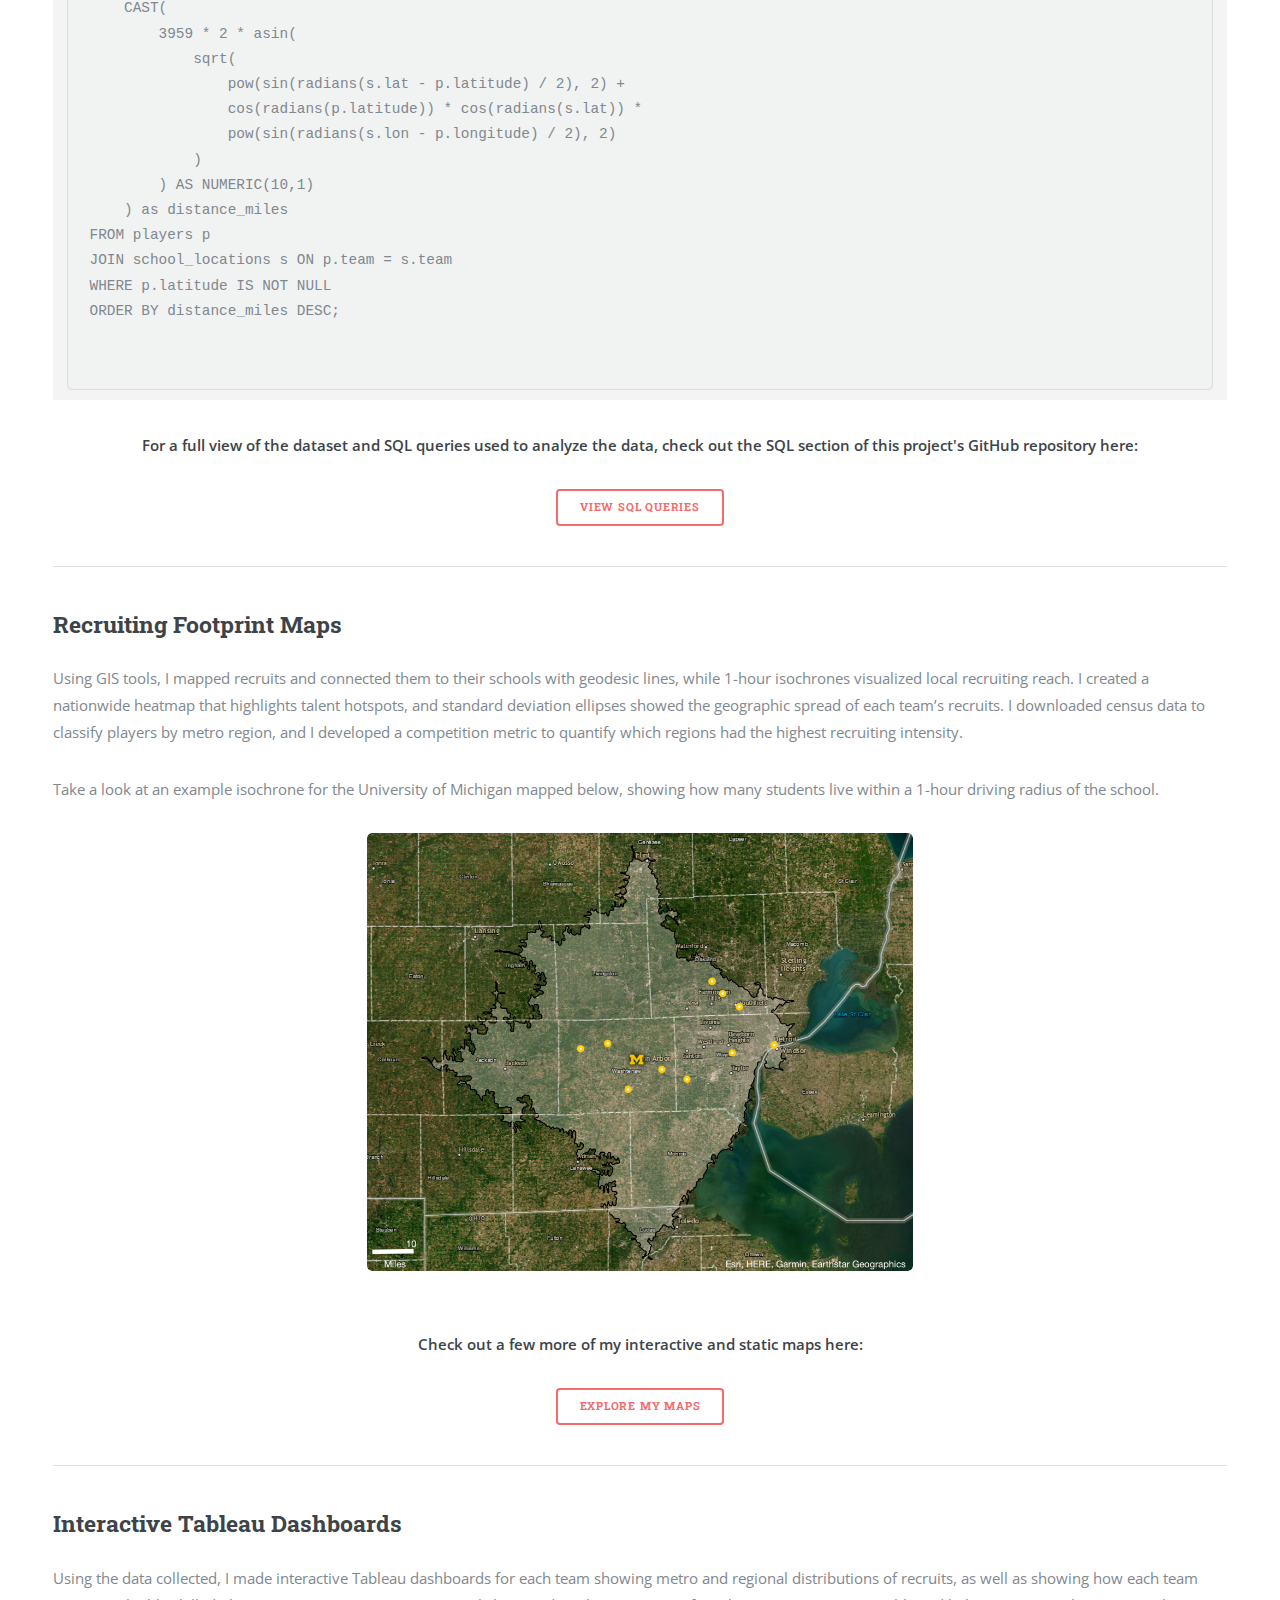
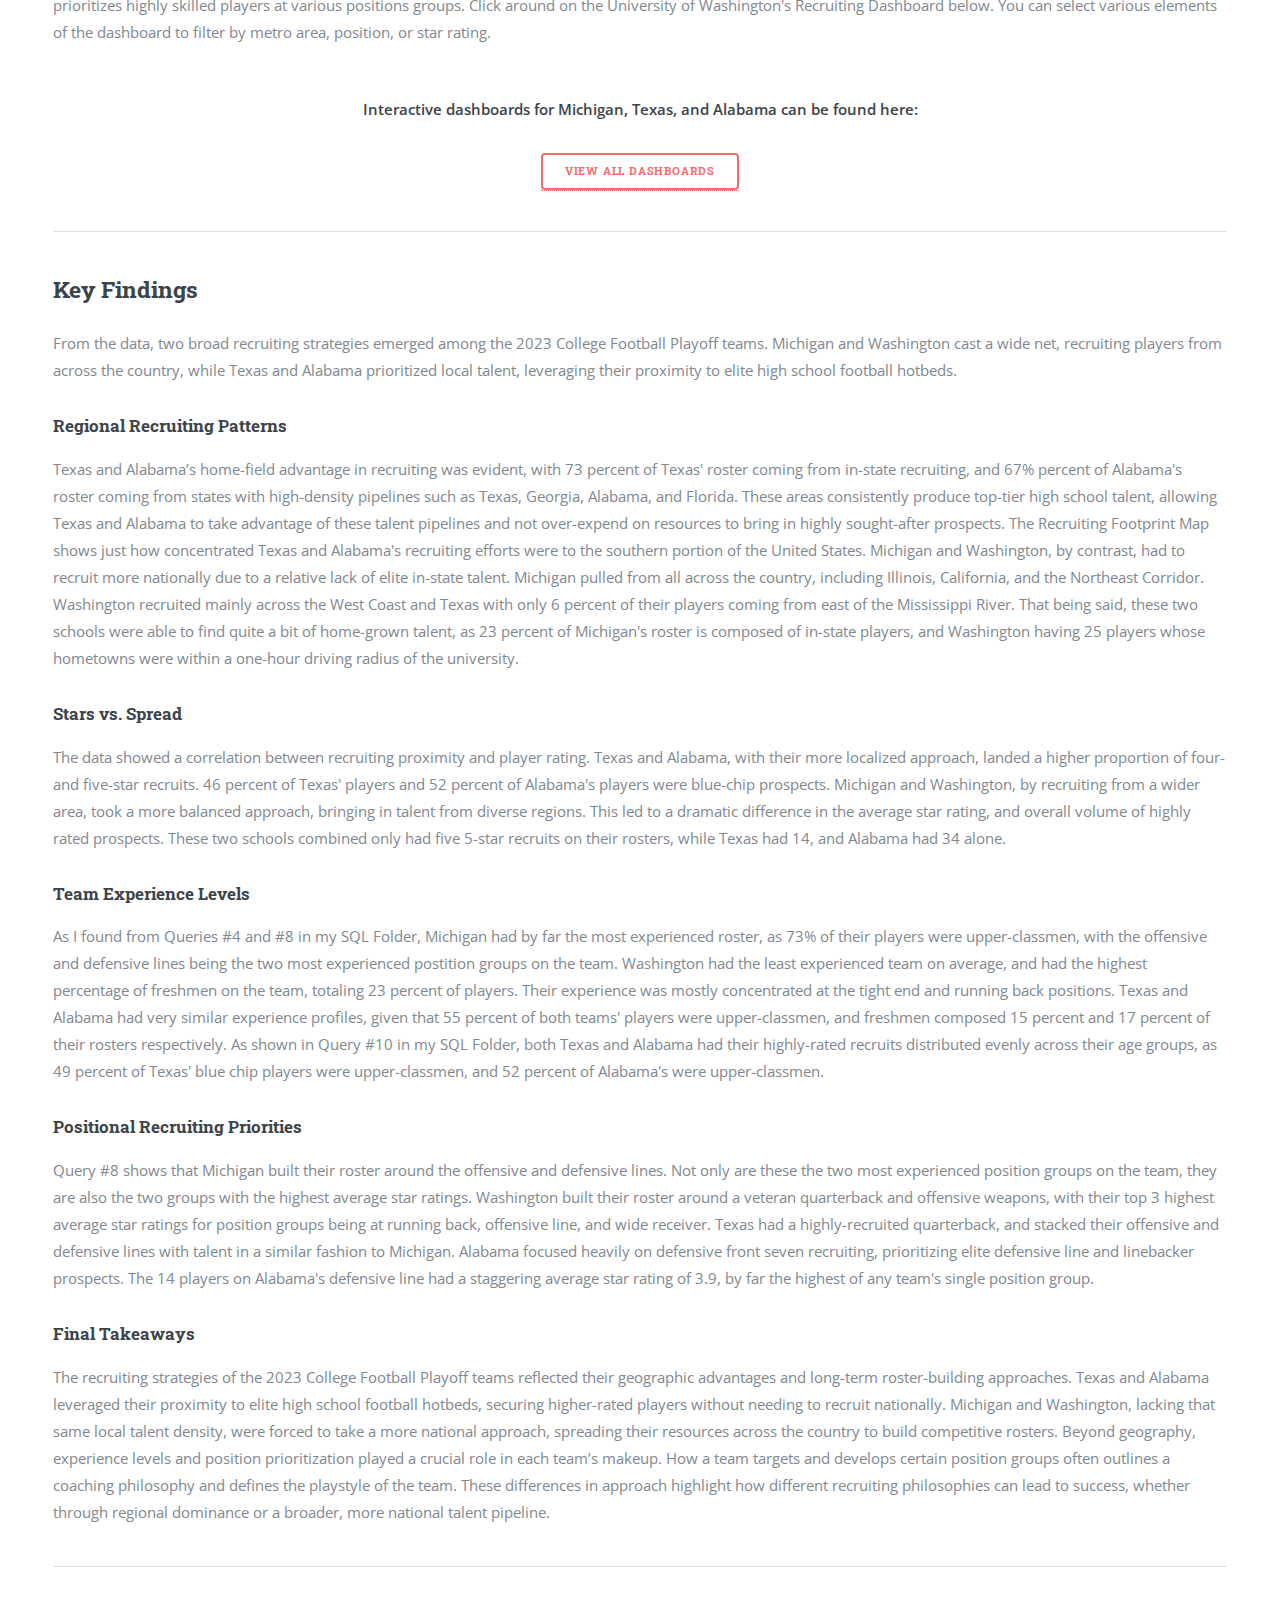
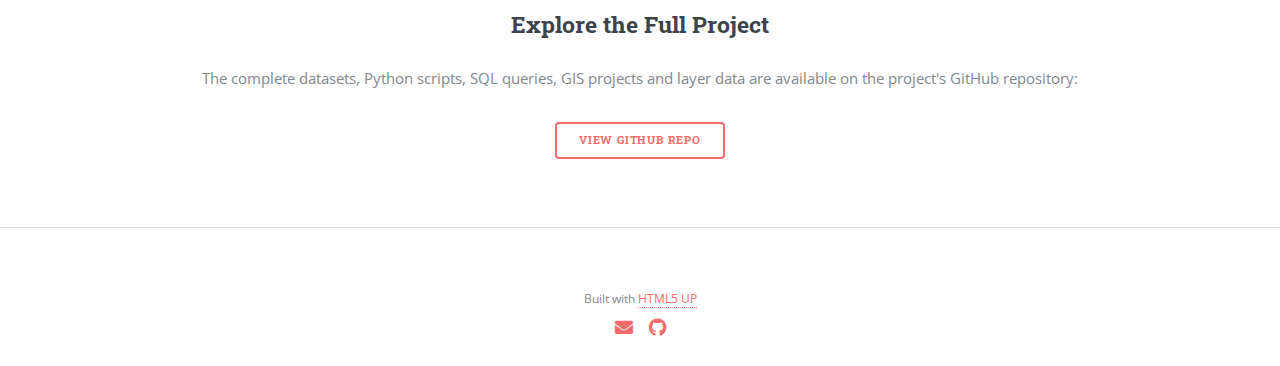
<file: featured-project.html>
<!DOCTYPE HTML>
<html>
<head>
    <title>Dylan Bracken</title>
    <meta charset="utf-8" />
    <meta name="viewport" content="width=device-width, initial-scale=1, user-scalable=no" />
    <link rel="stylesheet" href="assets/css/main.css" />
</head>
<body class="is-preload">

    <!-- Wrapper -->
    <div id="wrapper">

        <!-- Main Content -->
        <div id="main">
            <div class="inner">

                <!-- Header -->
                <header id="header">
                    <a href="index.html" class="logo" style="color: black;">Dylan Bracken</a>
                    <nav>
                        <ul class="icons" style="display: flex; gap: 20px; align-items: center;">
                            <li><a href="index.html">Home</a></li>
                            <li>
                                <a href="featured-project.html" class="dropbtn">Featured Project</a>
                                <ul class="dropdown-content">
                                    <li><a href="featured-project.html">Project Introduction</a></li>
                                    <li><a href="gis.html">Recruiting Maps</a></li>
                                    <li><a href="tableau.html">Tableau Dashboards</a></li>
                                    <li><a href="https://github.com/braxda/recruiting-analysis">GitHub Repo</a></li>
                                </ul>
                            </li>
                            <li>
                                <a href="index.html#other-projects" class="dropbtn">Other Projects</a>
                                <ul class="dropdown-content">
                                    <li><a href="methane.html">Methane Emissions Analysis</a></li>
                                    <li><a href="pvd2bos.html">PVD to BOS Route Optimization</a></li>
                                </ul>
                            </li>
                            <li><a href="index.html#contact">Contact</a></li>
                        </ul>
                    </nav>
                </header>

                <!-- Project Header -->
                <section>
                    <header class="main">
                        <h1>College Football Recruiting Analysis</h1>
                    </header>

                    <!-- Main Project Image -->
                    <div class="image-container">
                        <span class="image main">
                            <img src="images/2023cfp.png" alt="College Football Recruiting Analysis" />
                        </span>
                        <p class="image-credit" style="bottom: 5px; right: 5px; width: max-content; padding: 3px 6px; padding-left: 825px; margin-top: -30px;">Image Source: <a href="https://www.cbssports.com/" target="_blank">CBS Sports</a></p>
                    </div>

                    <p>This project aims to examine how the Michigan, Washington, Texas, and Alabama football programs recruited talent across the country for the 2023 season, using a combination of GIS, SQL, and Tableau to analyze player hometowns, team distribution, and recruiting strength.
                        The analysis provides a data-driven look into the national and regional recruiting strategies of the 2023 CFP teams, offering insights into where top talent comes from and how competitive different regions are in the recruiting landscape.
                        Player data was collected via the <a href="https://collegefootballdata.com/">CollegeFootballData API</a> and <a href="https://247sports.com/college/football/recruiting/">247Sports</a>, then geolocated using Geopy to map hometowns.</p>
                    <hr class="major" />

                    <!-- Python & SQL Section -->
                    <h2>SQL Queries</h2>
                    <p>After cleaning and importing the data into PostgreSQL, SQL queries provided insights into each school's recruiting footprint, including the average distance of recruits, key metropolitan regions, and competition levels within those areas.
                        Take a look at one of my example queries below used to calculate the distance from each player's hometown to the school they attended:
                    </p>

                    <!-- Example SQL Query -->
                    <pre style="font-size: 16px; line-height: 1.5; background-color: #f4f4f4; padding: 10px;">
                        <code>
-- This query calculates how far the student's hometown is from
-- the school they are attending

WITH school_locations AS (
    SELECT 'Texas' as team, 30.2849 as lat, -97.7341 as lon
    UNION SELECT 'Michigan', 42.2808, -83.7430
    UNION SELECT 'Alabama', 33.2098, -87.5692
    UNION SELECT 'Washington', 47.6553, -122.3035
)
SELECT
    p.team,
    p.name,
    p.hometown,
    p.state,
    CAST(
        3959 * 2 * asin(
            sqrt(
                pow(sin(radians(s.lat - p.latitude) / 2), 2) +
                cos(radians(p.latitude)) * cos(radians(s.lat)) *
                pow(sin(radians(s.lon - p.longitude) / 2), 2)
            )
        ) AS NUMERIC(10,1)
    ) as distance_miles
FROM players p
JOIN school_locations s ON p.team = s.team
WHERE p.latitude IS NOT NULL
ORDER BY distance_miles DESC;

                    </code></pre>

                    <p style="text-align: center;"><strong>For a full view of the dataset and SQL queries used to analyze the data, check out the SQL section of this project's GitHub repository here:</strong></p>
                    <div style="text-align: center;">
                        <div class="actions">
                            <a href="https://github.com/braxda/recruiting-analysis/tree/main/sql" target="_blank" class="button">View SQL Queries</a>
                        </div>
                    </div>

                    <hr class="major" />

                    <!-- GIS Maps Section -->
                    <h2>Recruiting Footprint Maps</h2>
                    <p>Using GIS tools, I mapped recruits and connected them to their schools with geodesic lines, while 1-hour isochrones visualized local recruiting reach.
                        I created a nationwide heatmap that highlights talent hotspots, and standard deviation ellipses showed the geographic spread of each team’s recruits.
                        I downloaded census data to classify players by metro region, and I developed a competition metric to quantify which regions had the highest recruiting intensity.
                        <p>Take a look at an example isochrone for the University of Michigan mapped below, showing how many students live within a 1-hour driving radius of the school.</p>
                    </p>

                    <!-- GIS Images -->
                    <div class="posts" style="display: flex; justify-content: center; align-items: center; text-align: center;">
                        <article style="text-align: center;">
                            <a href="gis.html" class="image" style="display: inline-block;">
                                <img src="images/michigan_isochrone.png" style="max-width: 100%; height: auto;" />
                            </a>
                        </article>
                    </div>


                    <div style="text-align: center;">
                    <p><strong>Check out a few more of my interactive and static maps here:</strong></p>
                        <div class="actions">
                          <a href="gis.html" class="button big">Explore My Maps</a>
                        </div>
                    </div>

                    <hr class="major" />

                    <!-- Tableau Dashboard Section -->
                    <h2>Interactive Tableau Dashboards</h2>
                    <p>Using the data collected, I made interactive Tableau dashboards for each team showing metro and regional distributions of recruits, as well as showing how each team prioritizes highly skilled players at various positions groups.
                        Click around on the University of Washington's Recruiting Dashboard below. You can select various elements of the dashboard to filter by metro area, position, or star rating.</p>

                    <!-- Embed Tableau Dashboard -->
                    <div class='tableauPlaceholder' id='viz1738381192078' style='position: relative'>
						<noscript>
							<a href='#'><img alt='Washington Dashboard' src='https://public.tableau.com/static/images/cf/cfb_michigan_FINAL/washington_dashboard/1.png' style='border: none' /></a>
						</noscript>
						<object class='tableauViz' style='display:none;'>
							<param name='host_url' value='https%3A%2F%2Fpublic.tableau.com%2F' />
							<param name='embed_code_version' value='3' />
							<param name='site_root' value='' />
							<param name='name' value='cfb_michigan_FINAL/washington_dashboard' />
							<param name='tabs' value='no' />
							<param name='toolbar' value='yes' />
							<param name='static_image' value='https://public.tableau.com/static/images/cf/cfb_michigan_FINAL/washington_dashboard/1.png' />
							<param name='animate_transition' value='yes' />
							<param name='display_static_image' value='yes' />
							<param name='display_spinner' value='yes' />
							<param name='display_overlay' value='yes' />
							<param name='display_count' value='yes' />
							<param name='language' value='en-US' />
						</object>
					</div>
					<script type='text/javascript'>
						var divElement = document.getElementById('viz1738381192078');
						var vizElement = divElement.getElementsByTagName('object')[0];
						if (divElement.offsetWidth > 800) {
							vizElement.style.width = '1200px';
							vizElement.style.height = '627px';
						} else if (divElement.offsetWidth > 500) {
							vizElement.style.width = '1200px';
							vizElement.style.height = '627px';
						} else {
							vizElement.style.width = '100%';
							vizElement.style.height = '1277px';
						}
						var scriptElement = document.createElement('script');
						scriptElement.src = 'https://public.tableau.com/javascripts/api/viz_v1.js';
						vizElement.parentNode.insertBefore(scriptElement, vizElement);
					</script>

                    <div style="display: flex; flex-direction: column; align-items: center; text-align: center;">
                        <p style="padding-top: 20px;">
                            <strong>Interactive dashboards for Michigan, Texas, and Alabama can be found here:</strong>
                        </p>
                        <a href="tableau.html" style="text-decoration: none;">
                            <button>
                                View All Dashboards
                            </button>
                        </a>
                    </div>


                    <hr class="major" />

                    <!--Key Findings-->
                    <h2>Key Findings</h2>
                        <p>From the data, two broad recruiting strategies emerged among the 2023 College Football Playoff teams. Michigan and Washington cast a wide net, recruiting players from across the country, while Texas and Alabama prioritized local talent, leveraging their proximity to elite high school football hotbeds.</p>

                        <h3>Regional Recruiting Patterns</h3>
                            <p>Texas and Alabama’s home-field advantage in recruiting was evident, with 73 percent of Texas' roster coming from in-state recruiting, and 67% percent of Alabama's roster coming from states with high-density pipelines such as Texas, Georgia, Alabama, and Florida. These areas consistently produce top-tier high school talent, allowing Texas and Alabama to take advantage of these talent pipelines and not over-expend on resources to bring in highly sought-after prospects. The Recruiting Footprint Map shows just how concentrated Texas and Alabama's recruiting efforts were to the southern portion of the United States.
                            Michigan and Washington, by contrast, had to recruit more nationally due to a relative lack of elite in-state talent. Michigan pulled from all across the country, including Illinois, California, and the Northeast Corridor. Washington recruited mainly across the West Coast and Texas with only 6 percent of their players coming from east of the Mississippi River. That being said, these two schools were able to find quite a bit of home-grown talent, as 23 percent of Michigan's roster is composed of in-state players, and Washington having 25 players whose hometowns were within a one-hour driving radius of the university. </p>
                        <h3>Stars vs. Spread</h3>
                            <p>The data showed a correlation between recruiting proximity and player rating. Texas and Alabama, with their more localized approach, landed a higher proportion of four- and five-star recruits. 46 percent of Texas' players and 52 percent of Alabama's players were blue-chip prospects.
                                Michigan and Washington, by recruiting from a wider area, took a more balanced approach, bringing in talent from diverse regions. This led to a dramatic difference in the average star rating, and overall volume of highly rated prospects. These two schools combined only had five 5-star recruits on their rosters, while Texas had 14, and Alabama had 34 alone.</p>
                        <h3>Team Experience Levels</h3>
                            <p>As I found from Queries #4 and #8 in my SQL Folder, Michigan had by far the most experienced roster, as 73% of their players were upper-classmen, with the offensive and defensive lines being the two most experienced postition groups on the team.
                            Washington had the least experienced team on average, and had the highest percentage of freshmen on the team, totaling 23 percent of players. Their experience was mostly concentrated at the tight end and running back positions.
                            Texas and Alabama had very similar experience profiles, given that 55 percent of both teams' players were upper-classmen, and freshmen composed 15 percent and 17 percent of their rosters respectively. As shown in Query #10 in my SQL Folder, both Texas and Alabama had their highly-rated recruits distributed evenly across their age groups, as 49 percent of Texas' blue chip players were upper-classmen, and 52 percent of Alabama's were upper-classmen. </p>
                        <h3>Positional Recruiting Priorities</h3>
                            <p>Query #8 shows that Michigan built their roster around the offensive and defensive lines. Not only are these the two most experienced position groups on the team, they are also the two groups with the highest average star ratings.
                            Washington built their roster around a veteran quarterback and offensive weapons, with their top 3 highest average star ratings for position groups being at running back, offensive line, and wide receiver.
                            Texas had a highly-recruited quarterback, and stacked their offensive and defensive lines with talent in a similar fashion to Michigan.
                            Alabama focused heavily on defensive front seven recruiting, prioritizing elite defensive line and linebacker prospects. The 14 players on Alabama's defensive line had a staggering average star rating of 3.9, by far the highest of any team's single position group.</p>
                        <h3>Final Takeaways</h3>
                        <p>The recruiting strategies of the 2023 College Football Playoff teams reflected their geographic advantages and long-term roster-building approaches. Texas and Alabama leveraged their proximity to elite high school football hotbeds, securing higher-rated players without needing to recruit nationally. Michigan and Washington, lacking that same local talent density, were forced to take a more national approach, spreading their resources across the country to build competitive rosters. Beyond geography, experience levels and position prioritization played a crucial role in each team’s makeup.
                            How a team targets and develops certain position groups often outlines a coaching philosophy and defines the playstyle of the team. These differences in approach highlight how different recruiting philosophies can lead to success, whether through regional dominance or a broader, more national talent pipeline.</p>
                <hr class="major" />

                    <!-- Final GitHub Repository Link -->
                    <div style="align-items: center; text-align: center;">
                        <h2>Explore the Full Project</h2>
                        <p>The complete datasets, Python scripts, SQL queries, GIS projects and layer data are available on the project's GitHub repository:</p>
                        <a href="https://github.com/braxda/recruiting-analysis" target="_blank" class="button">View GitHub Repo</a>
                    </div>

                </section>

            </div>
        </div>
        <hr class="major" />

        <!-- Footer -->
        <section style="padding: .25em 0 !important;">
            <footer id="footer" style="text-align: center;">
                <p style="font-size: 12px; line-height: 1.1; margin-bottom: 0.5em;">
                    Built with <a href="https://html5up.net/" target="_blank" rel="noopener noreferrer">HTML5 UP</a>
                </p>
                <p style="margin: 0;">
                    <a href="mailto:dylanbracken30@gmail.com" target="_blank" class="icon solid fa-envelope" style="font-size: 1.2em; margin-right: 12px; vertical-align: middle;"></a>
                    <a href="https://github.com/braxda" target="_blank" class="icon brands fa-github" style="font-size: 1.2em; vertical-align: middle;"></a>
                </p>
            </footer>
        </section>

    </div>

    <!-- Scripts -->
    <script src="assets/js/jquery.min.js"></script>
    <script src="assets/js/browser.min.js"></script>
    <script src="assets/js/breakpoints.min.js"></script>
    <script src="assets/js/util.js"></script>
    <script src="assets/js/main.js"></script>

</body>
</html>
</file>
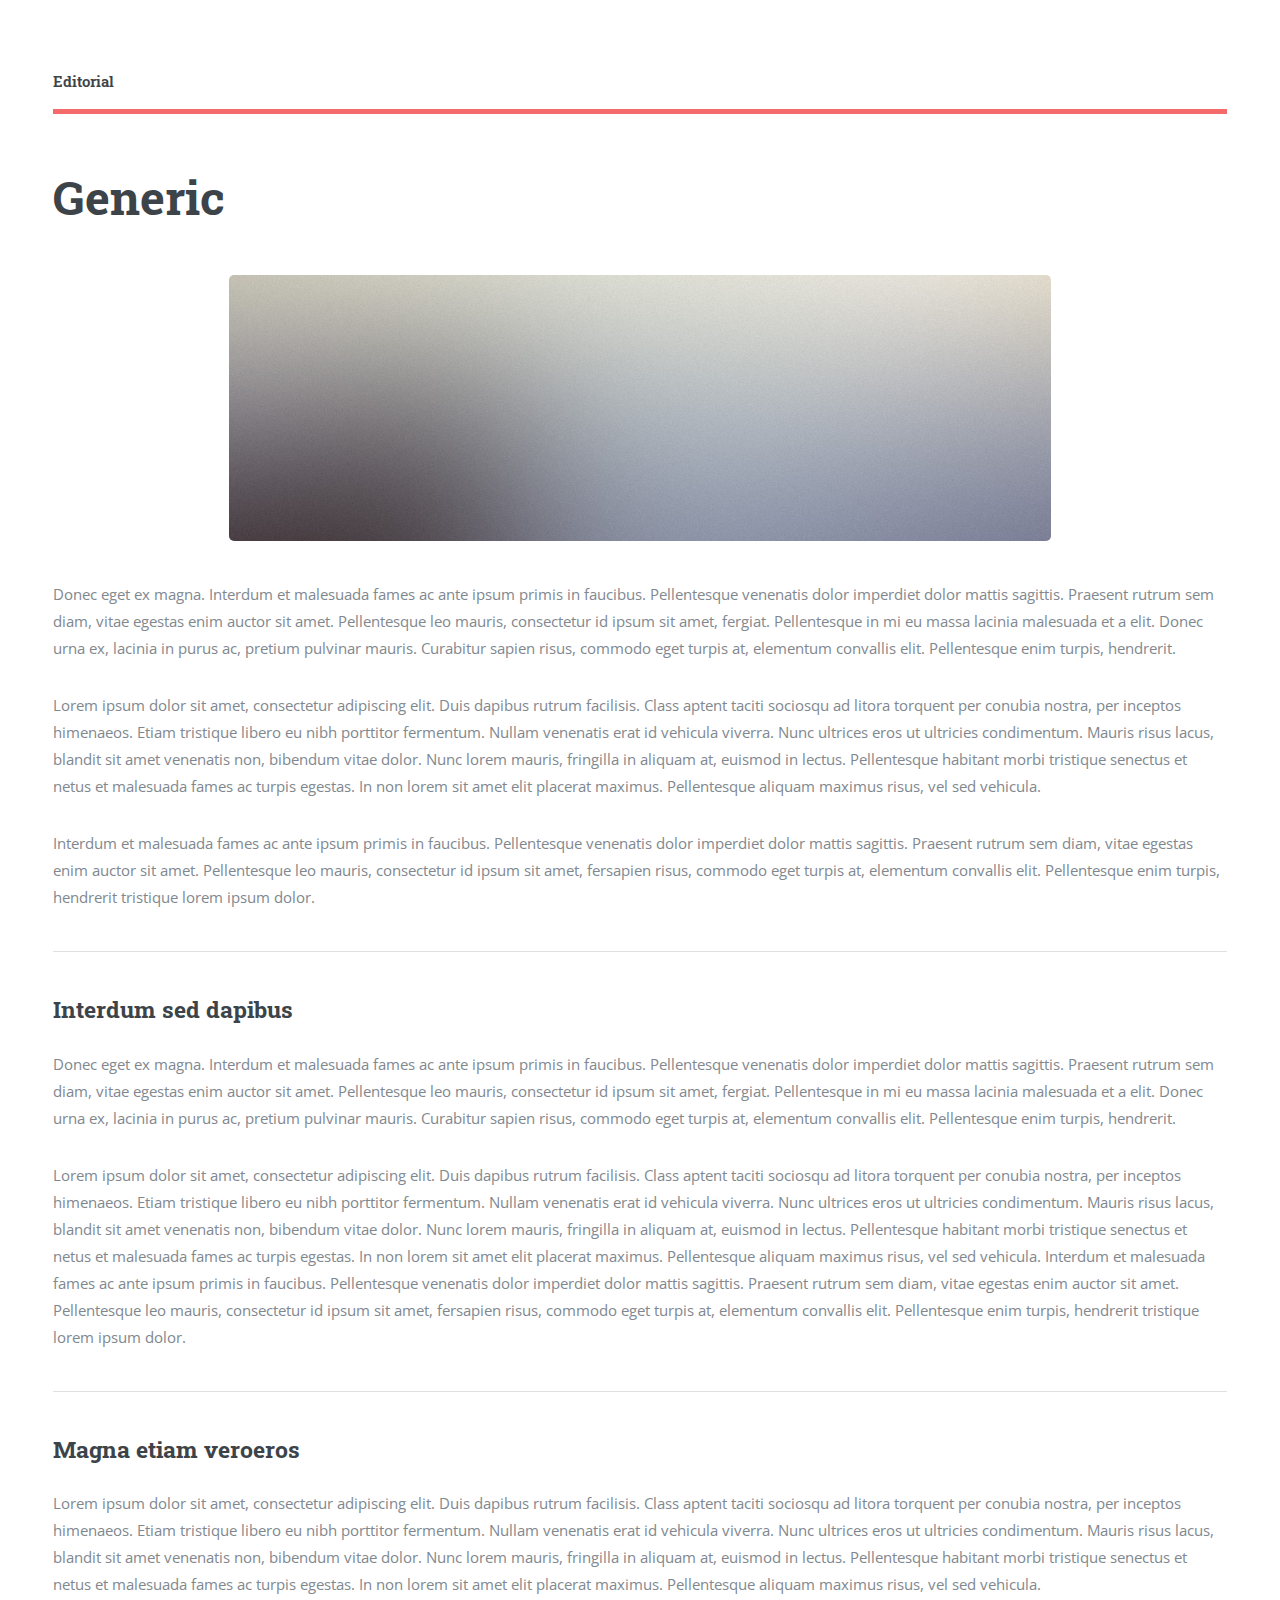
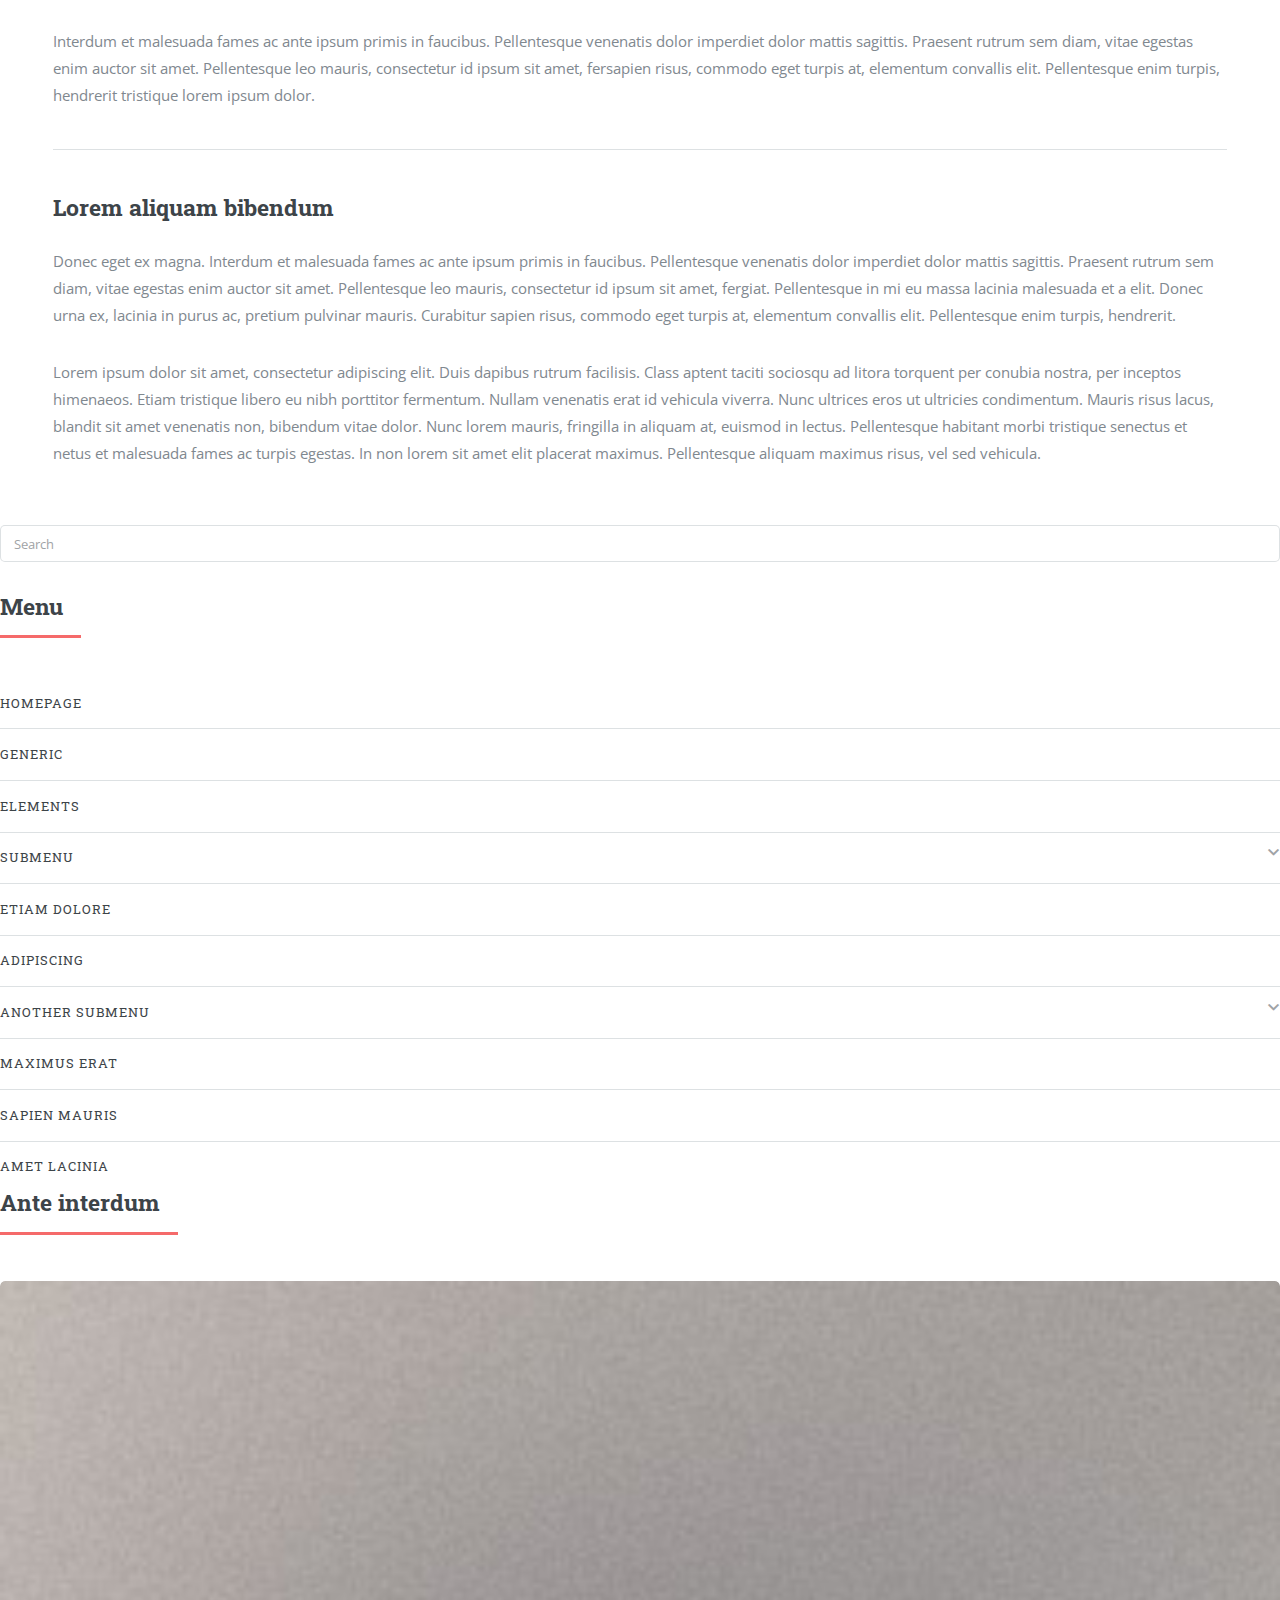
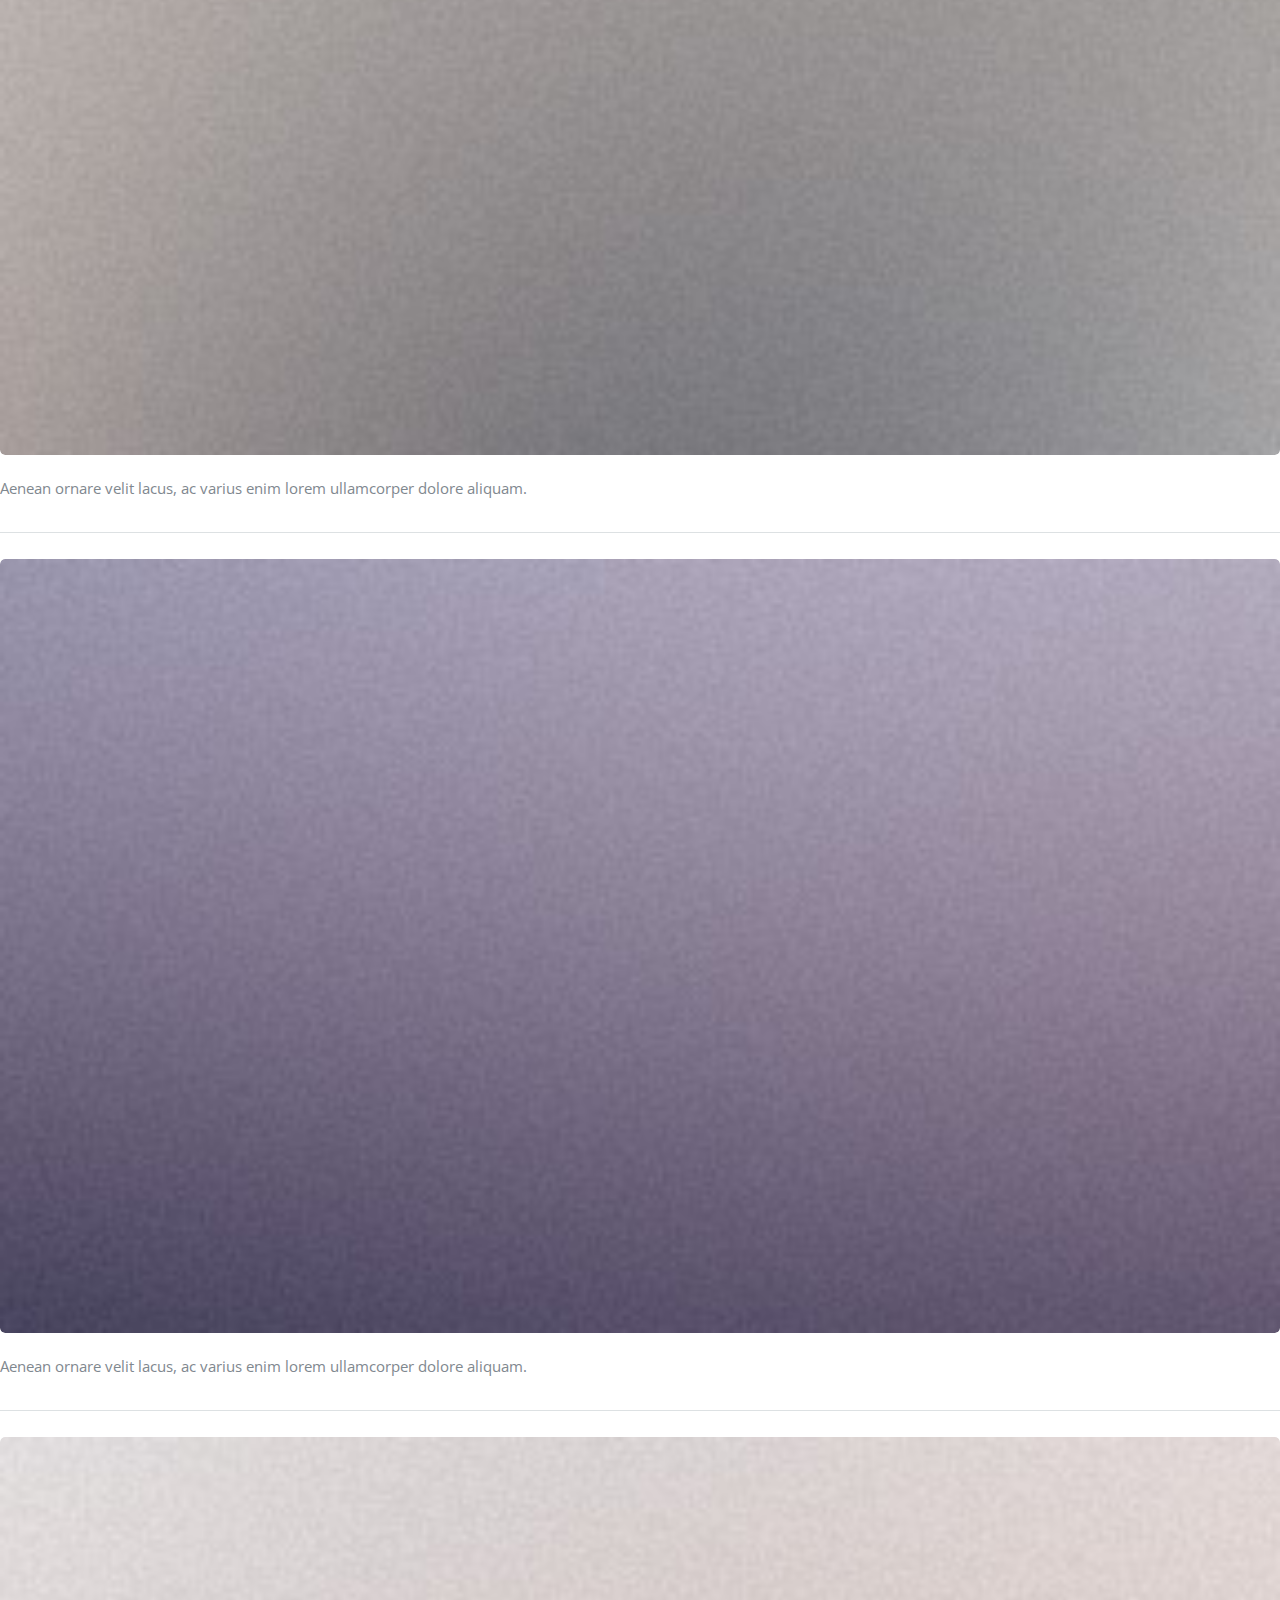
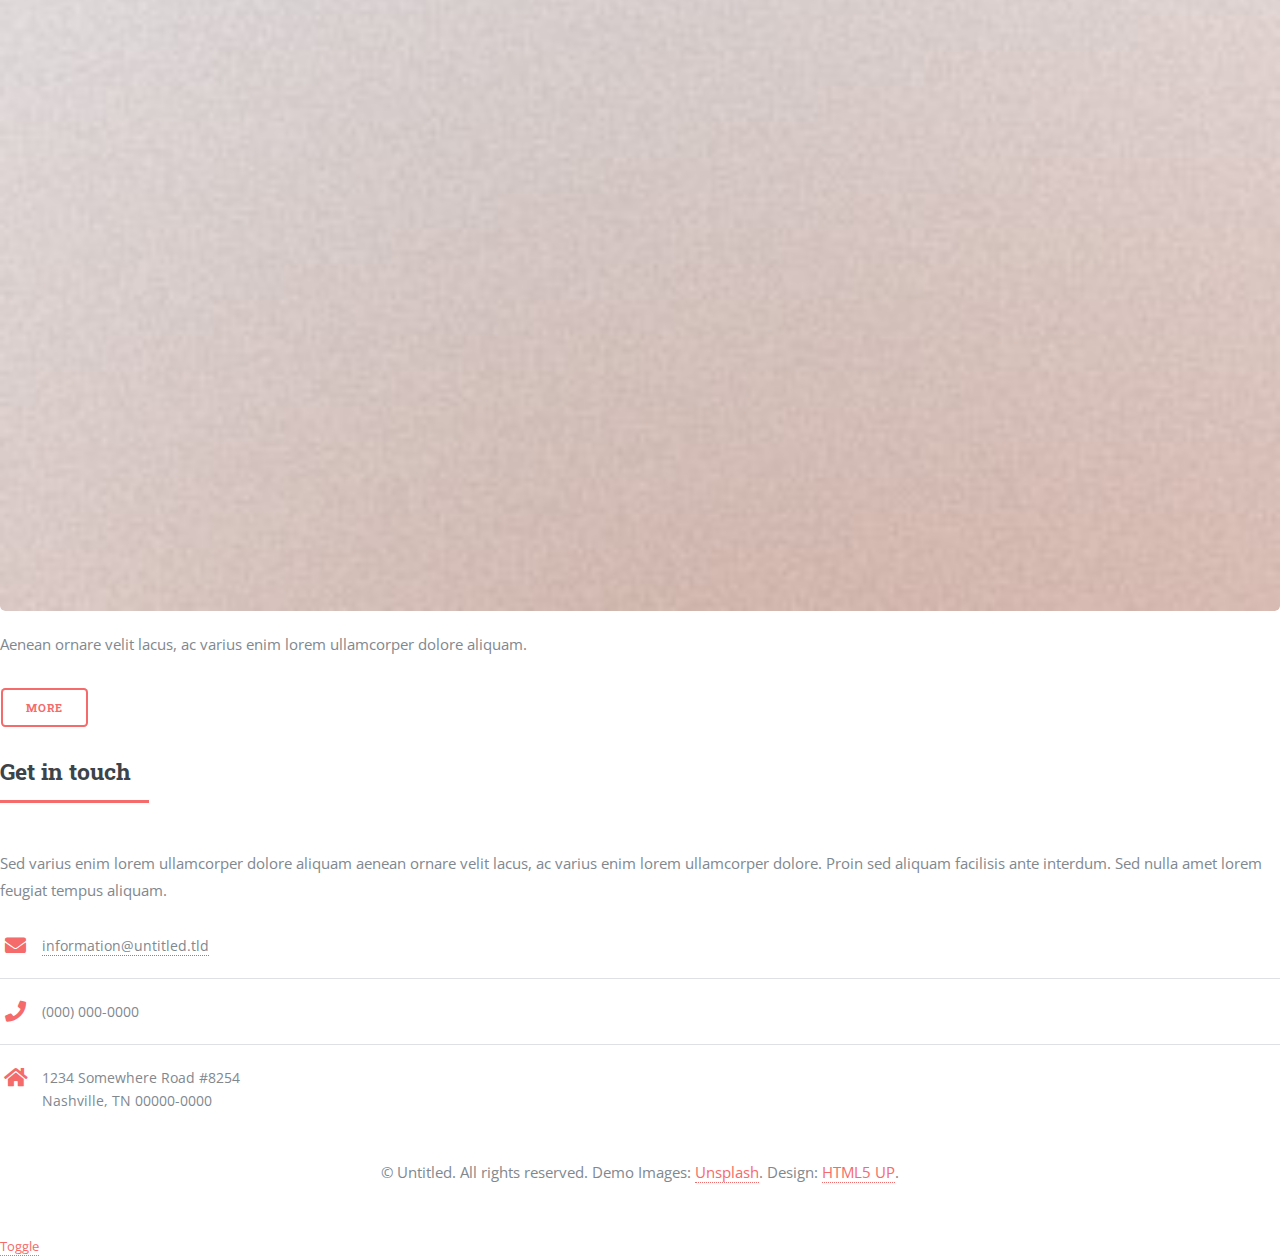
<file: generic.html>
<!DOCTYPE HTML>
<!--
	Editorial by HTML5 UP
	html5up.net | @ajlkn
	Free for personal and commercial use under the CCA 3.0 license (html5up.net/license)
-->
<html>
	<head>
		<title>Generic - Editorial by HTML5 UP</title>
		<meta charset="utf-8" />
		<meta name="viewport" content="width=device-width, initial-scale=1, user-scalable=no" />
		<link rel="stylesheet" href="assets/css/main.css" />
	</head>
	<body class="is-preload">

		<!-- Wrapper -->
			<div id="wrapper">

				<!-- Main -->
					<div id="main">
						<div class="inner">

							<!-- Header -->
								<header id="header">
									<a href="index.html" class="logo"><strong>Editorial</strong> by HTML5 UP</a>
									<ul class="icons">
										<li><a href="#" class="icon brands fa-twitter"><span class="label">Twitter</span></a></li>
										<li><a href="#" class="icon brands fa-facebook-f"><span class="label">Facebook</span></a></li>
										<li><a href="#" class="icon brands fa-snapchat-ghost"><span class="label">Snapchat</span></a></li>
										<li><a href="#" class="icon brands fa-instagram"><span class="label">Instagram</span></a></li>
										<li><a href="#" class="icon brands fa-medium-m"><span class="label">Medium</span></a></li>
									</ul>
								</header>

							<!-- Content -->
								<section>
									<header class="main">
										<h1>Generic</h1>
									</header>

									<span class="image main"><img src="images/pic11.jpg" alt="" /></span>

									<p>Donec eget ex magna. Interdum et malesuada fames ac ante ipsum primis in faucibus. Pellentesque venenatis dolor imperdiet dolor mattis sagittis. Praesent rutrum sem diam, vitae egestas enim auctor sit amet. Pellentesque leo mauris, consectetur id ipsum sit amet, fergiat. Pellentesque in mi eu massa lacinia malesuada et a elit. Donec urna ex, lacinia in purus ac, pretium pulvinar mauris. Curabitur sapien risus, commodo eget turpis at, elementum convallis elit. Pellentesque enim turpis, hendrerit.</p>
									<p>Lorem ipsum dolor sit amet, consectetur adipiscing elit. Duis dapibus rutrum facilisis. Class aptent taciti sociosqu ad litora torquent per conubia nostra, per inceptos himenaeos. Etiam tristique libero eu nibh porttitor fermentum. Nullam venenatis erat id vehicula viverra. Nunc ultrices eros ut ultricies condimentum. Mauris risus lacus, blandit sit amet venenatis non, bibendum vitae dolor. Nunc lorem mauris, fringilla in aliquam at, euismod in lectus. Pellentesque habitant morbi tristique senectus et netus et malesuada fames ac turpis egestas. In non lorem sit amet elit placerat maximus. Pellentesque aliquam maximus risus, vel sed vehicula.</p>
									<p>Interdum et malesuada fames ac ante ipsum primis in faucibus. Pellentesque venenatis dolor imperdiet dolor mattis sagittis. Praesent rutrum sem diam, vitae egestas enim auctor sit amet. Pellentesque leo mauris, consectetur id ipsum sit amet, fersapien risus, commodo eget turpis at, elementum convallis elit. Pellentesque enim turpis, hendrerit tristique lorem ipsum dolor.</p>

									<hr class="major" />

									<h2>Interdum sed dapibus</h2>
									<p>Donec eget ex magna. Interdum et malesuada fames ac ante ipsum primis in faucibus. Pellentesque venenatis dolor imperdiet dolor mattis sagittis. Praesent rutrum sem diam, vitae egestas enim auctor sit amet. Pellentesque leo mauris, consectetur id ipsum sit amet, fergiat. Pellentesque in mi eu massa lacinia malesuada et a elit. Donec urna ex, lacinia in purus ac, pretium pulvinar mauris. Curabitur sapien risus, commodo eget turpis at, elementum convallis elit. Pellentesque enim turpis, hendrerit.</p>
									<p>Lorem ipsum dolor sit amet, consectetur adipiscing elit. Duis dapibus rutrum facilisis. Class aptent taciti sociosqu ad litora torquent per conubia nostra, per inceptos himenaeos. Etiam tristique libero eu nibh porttitor fermentum. Nullam venenatis erat id vehicula viverra. Nunc ultrices eros ut ultricies condimentum. Mauris risus lacus, blandit sit amet venenatis non, bibendum vitae dolor. Nunc lorem mauris, fringilla in aliquam at, euismod in lectus. Pellentesque habitant morbi tristique senectus et netus et malesuada fames ac turpis egestas. In non lorem sit amet elit placerat maximus. Pellentesque aliquam maximus risus, vel sed vehicula. Interdum et malesuada fames ac ante ipsum primis in faucibus. Pellentesque venenatis dolor imperdiet dolor mattis sagittis. Praesent rutrum sem diam, vitae egestas enim auctor sit amet. Pellentesque leo mauris, consectetur id ipsum sit amet, fersapien risus, commodo eget turpis at, elementum convallis elit. Pellentesque enim turpis, hendrerit tristique lorem ipsum dolor.</p>

									<hr class="major" />

									<h2>Magna etiam veroeros</h2>
									<p>Lorem ipsum dolor sit amet, consectetur adipiscing elit. Duis dapibus rutrum facilisis. Class aptent taciti sociosqu ad litora torquent per conubia nostra, per inceptos himenaeos. Etiam tristique libero eu nibh porttitor fermentum. Nullam venenatis erat id vehicula viverra. Nunc ultrices eros ut ultricies condimentum. Mauris risus lacus, blandit sit amet venenatis non, bibendum vitae dolor. Nunc lorem mauris, fringilla in aliquam at, euismod in lectus. Pellentesque habitant morbi tristique senectus et netus et malesuada fames ac turpis egestas. In non lorem sit amet elit placerat maximus. Pellentesque aliquam maximus risus, vel sed vehicula.</p>
									<p>Interdum et malesuada fames ac ante ipsum primis in faucibus. Pellentesque venenatis dolor imperdiet dolor mattis sagittis. Praesent rutrum sem diam, vitae egestas enim auctor sit amet. Pellentesque leo mauris, consectetur id ipsum sit amet, fersapien risus, commodo eget turpis at, elementum convallis elit. Pellentesque enim turpis, hendrerit tristique lorem ipsum dolor.</p>

									<hr class="major" />

									<h2>Lorem aliquam bibendum</h2>
									<p>Donec eget ex magna. Interdum et malesuada fames ac ante ipsum primis in faucibus. Pellentesque venenatis dolor imperdiet dolor mattis sagittis. Praesent rutrum sem diam, vitae egestas enim auctor sit amet. Pellentesque leo mauris, consectetur id ipsum sit amet, fergiat. Pellentesque in mi eu massa lacinia malesuada et a elit. Donec urna ex, lacinia in purus ac, pretium pulvinar mauris. Curabitur sapien risus, commodo eget turpis at, elementum convallis elit. Pellentesque enim turpis, hendrerit.</p>
									<p>Lorem ipsum dolor sit amet, consectetur adipiscing elit. Duis dapibus rutrum facilisis. Class aptent taciti sociosqu ad litora torquent per conubia nostra, per inceptos himenaeos. Etiam tristique libero eu nibh porttitor fermentum. Nullam venenatis erat id vehicula viverra. Nunc ultrices eros ut ultricies condimentum. Mauris risus lacus, blandit sit amet venenatis non, bibendum vitae dolor. Nunc lorem mauris, fringilla in aliquam at, euismod in lectus. Pellentesque habitant morbi tristique senectus et netus et malesuada fames ac turpis egestas. In non lorem sit amet elit placerat maximus. Pellentesque aliquam maximus risus, vel sed vehicula.</p>

								</section>

						</div>
					</div>

				<!-- Sidebar -->
					<div id="sidebar">
						<div class="inner">

							<!-- Search -->
								<section id="search" class="alt">
									<form method="post" action="#">
										<input type="text" name="query" id="query" placeholder="Search" />
									</form>
								</section>

							<!-- Menu -->
								<nav id="menu">
									<header class="major">
										<h2>Menu</h2>
									</header>
									<ul>
										<li><a href="index.html">Homepage</a></li>
										<li><a href="generic.html">Generic</a></li>
										<li><a href="elements.html">Elements</a></li>
										<li>
											<span class="opener">Submenu</span>
											<ul>
												<li><a href="#">Lorem Dolor</a></li>
												<li><a href="#">Ipsum Adipiscing</a></li>
												<li><a href="#">Tempus Magna</a></li>
												<li><a href="#">Feugiat Veroeros</a></li>
											</ul>
										</li>
										<li><a href="#">Etiam Dolore</a></li>
										<li><a href="#">Adipiscing</a></li>
										<li>
											<span class="opener">Another Submenu</span>
											<ul>
												<li><a href="#">Lorem Dolor</a></li>
												<li><a href="#">Ipsum Adipiscing</a></li>
												<li><a href="#">Tempus Magna</a></li>
												<li><a href="#">Feugiat Veroeros</a></li>
											</ul>
										</li>
										<li><a href="#">Maximus Erat</a></li>
										<li><a href="#">Sapien Mauris</a></li>
										<li><a href="#">Amet Lacinia</a></li>
									</ul>
								</nav>

							<!-- Section -->
								<section>
									<header class="major">
										<h2>Ante interdum</h2>
									</header>
									<div class="mini-posts">
										<article>
											<a href="#" class="image"><img src="images/pic07.jpg" alt="" /></a>
											<p>Aenean ornare velit lacus, ac varius enim lorem ullamcorper dolore aliquam.</p>
										</article>
										<article>
											<a href="#" class="image"><img src="images/pic08.jpg" alt="" /></a>
											<p>Aenean ornare velit lacus, ac varius enim lorem ullamcorper dolore aliquam.</p>
										</article>
										<article>
											<a href="#" class="image"><img src="images/pic09.jpg" alt="" /></a>
											<p>Aenean ornare velit lacus, ac varius enim lorem ullamcorper dolore aliquam.</p>
										</article>
									</div>
									<ul class="actions">
										<li><a href="#" class="button">More</a></li>
									</ul>
								</section>

							<!-- Section -->
								<section>
									<header class="major">
										<h2>Get in touch</h2>
									</header>
									<p>Sed varius enim lorem ullamcorper dolore aliquam aenean ornare velit lacus, ac varius enim lorem ullamcorper dolore. Proin sed aliquam facilisis ante interdum. Sed nulla amet lorem feugiat tempus aliquam.</p>
									<ul class="contact">
										<li class="icon solid fa-envelope"><a href="#">information@untitled.tld</a></li>
										<li class="icon solid fa-phone">(000) 000-0000</li>
										<li class="icon solid fa-home">1234 Somewhere Road #8254<br />
										Nashville, TN 00000-0000</li>
									</ul>
								</section>

							<!-- Footer -->
								<footer id="footer">
									<p class="copyright">&copy; Untitled. All rights reserved. Demo Images: <a href="https://unsplash.com">Unsplash</a>. Design: <a href="https://html5up.net">HTML5 UP</a>.</p>
								</footer>

						</div>
					</div>

			</div>

		<!-- Scripts -->
			<script src="assets/js/jquery.min.js"></script>
			<script src="assets/js/browser.min.js"></script>
			<script src="assets/js/breakpoints.min.js"></script>
			<script src="assets/js/util.js"></script>
			<script src="assets/js/main.js"></script>

	</body>
</html>
</file>
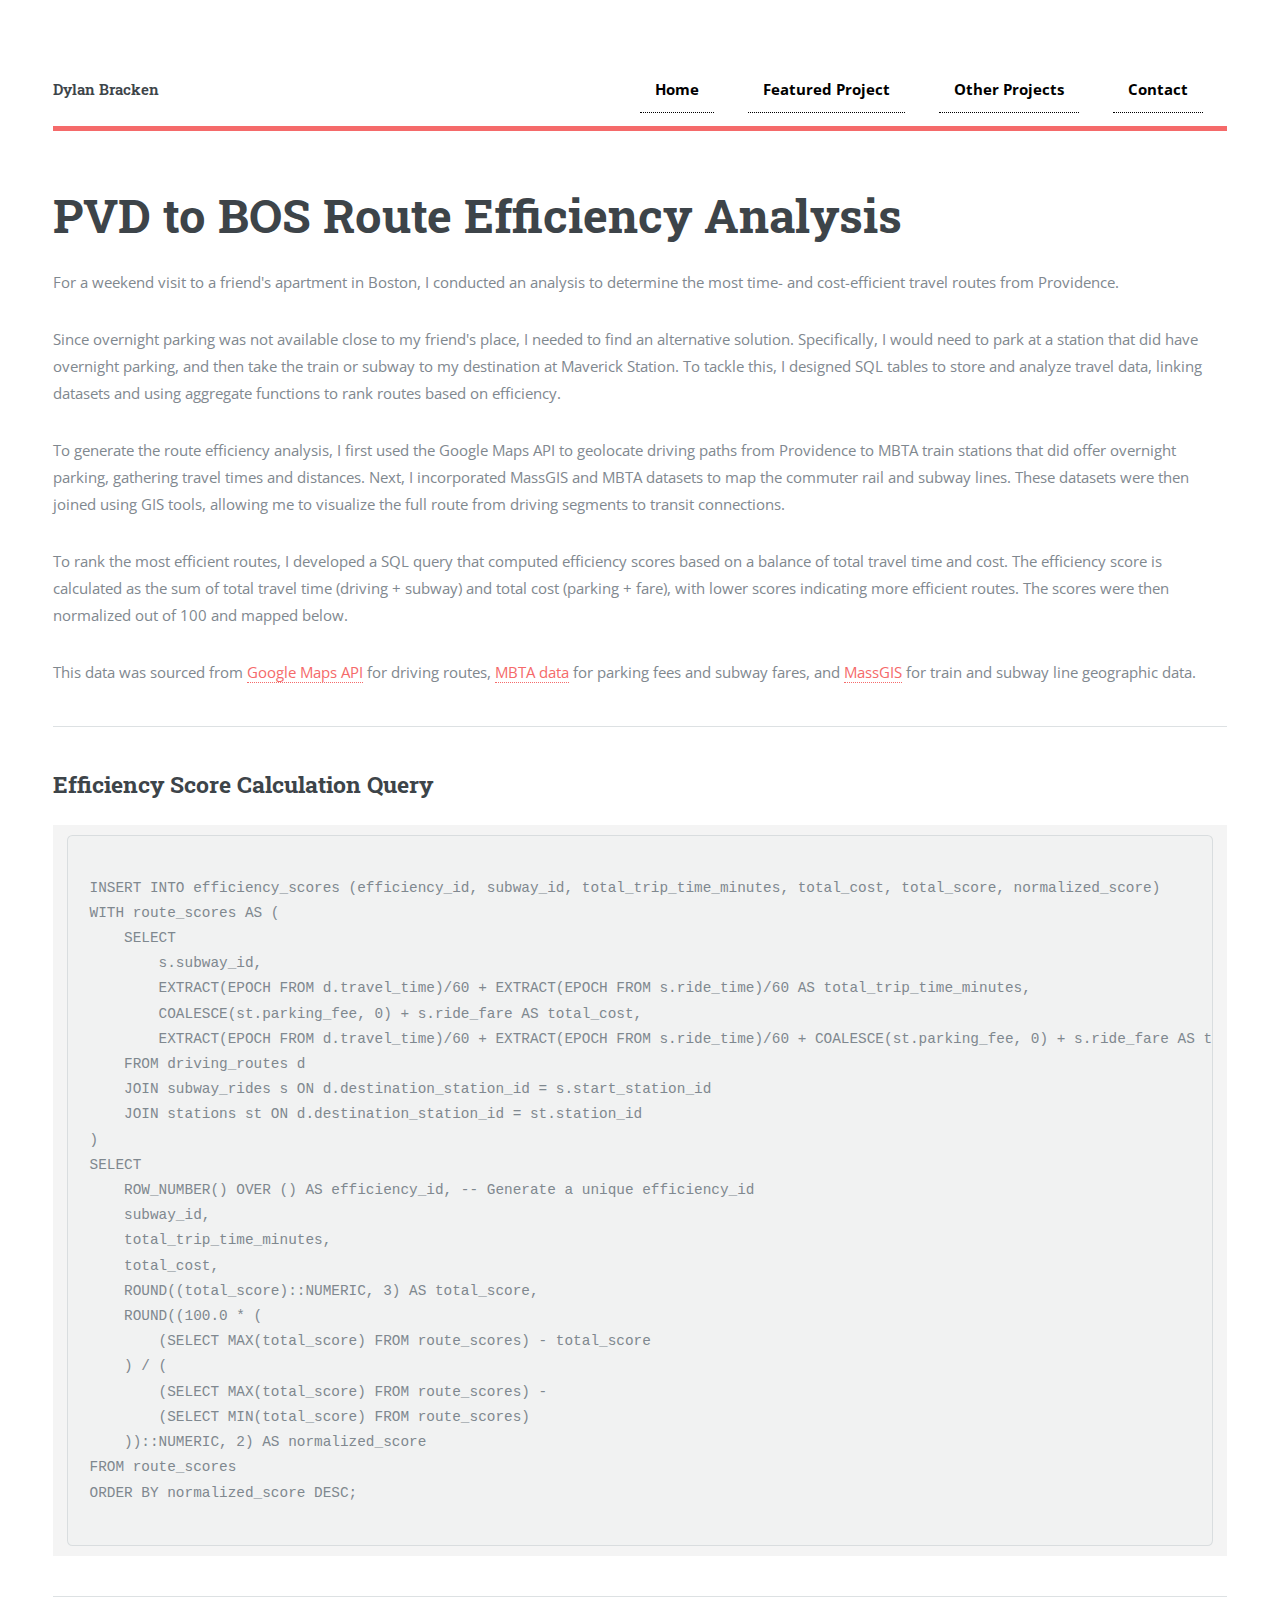
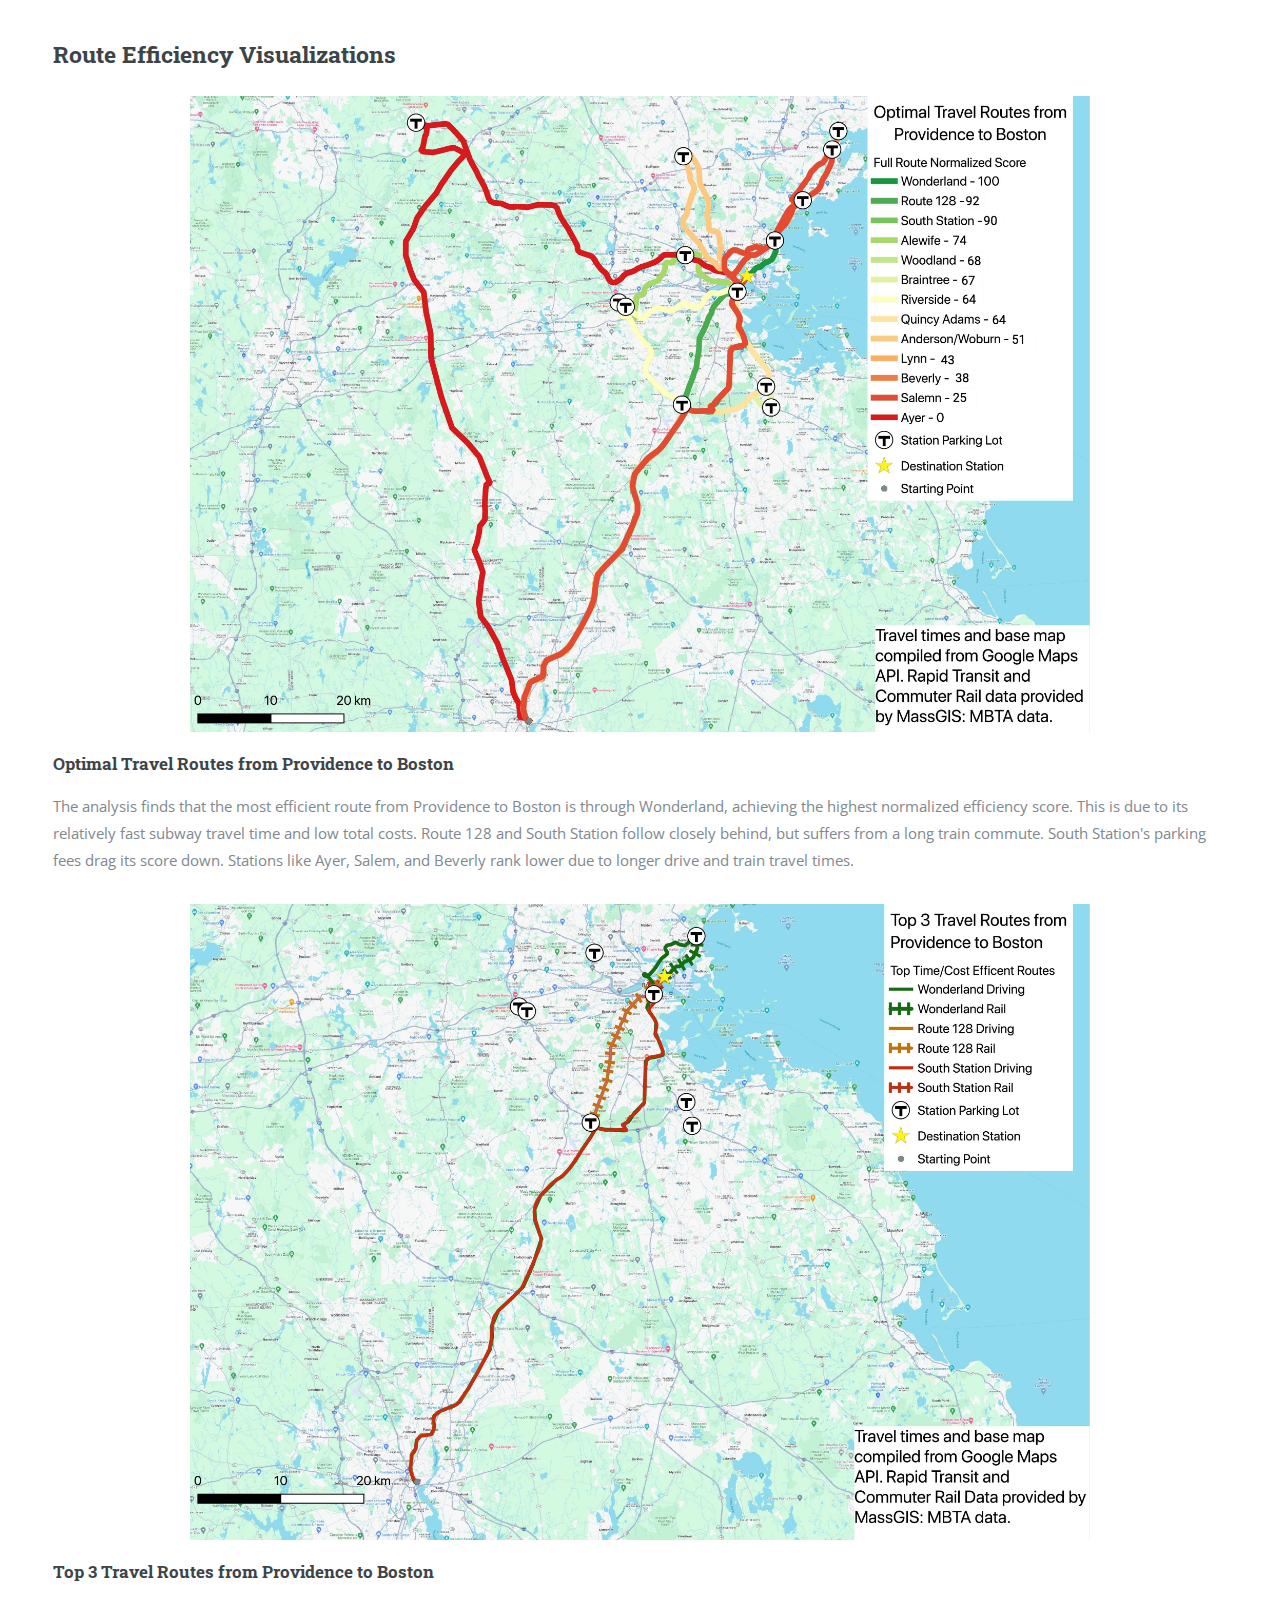
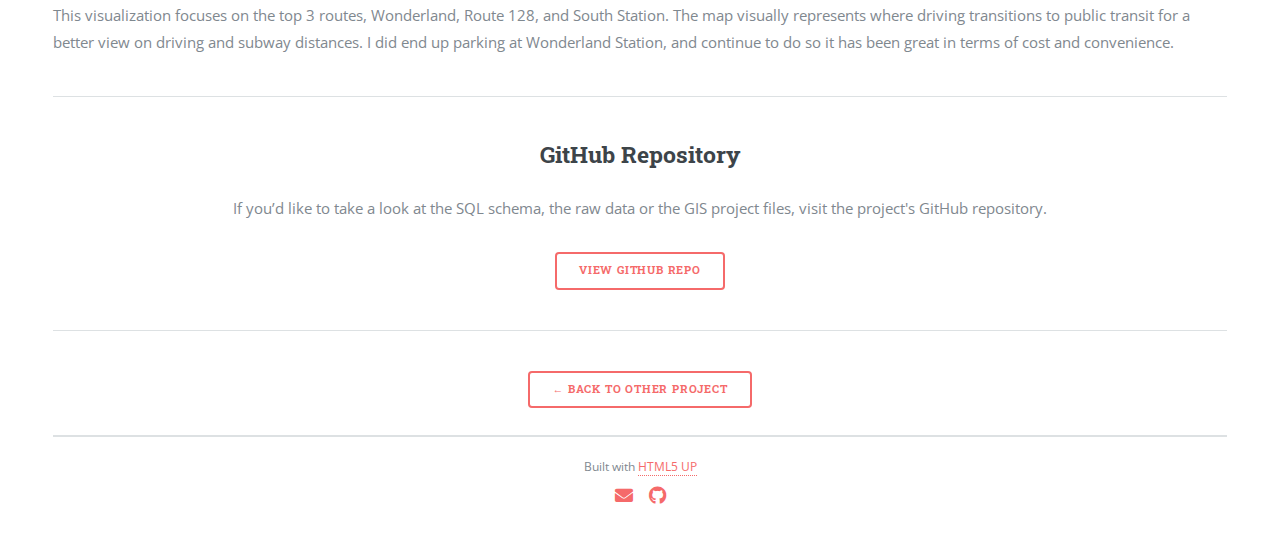
<file: pvd2bos.html>
<!DOCTYPE HTML>
<html>
<head>
    <title>Dylan Bracken</title>
    <meta charset="utf-8" />
    <meta name="viewport" content="width=device-width, initial-scale=1, user-scalable=no" />
    <link rel="stylesheet" href="assets/css/main.css" />
</head>
<body class="is-preload">

    <div id="wrapper">
        <div id="main">
            <div class="inner">

                <!--Header-->
                <header id="header">
                    <a href="index.html" class="logo"><strong>Dylan Bracken</strong></a>
                    <nav>
                        <ul class="icons" style="display: flex; gap: 20px; align-items: center;">
                            <li><a href="index.html">Home</a></li>
                            <li>
                                <a href="featured-project.html" class="dropbtn">Featured Project</a>
                                <ul class="dropdown-content">
                                    <li><a href="featured-project.html">Project Introduction</a></li>
                                    <li><a href="gis.html">Recruiting Maps</a></li>
                                    <li><a href="tableau.html">Tableau Dashboards</a></li>
                                    <li><a href="https://github.com/braxda/recruiting-analysis">GitHub Repo</a></li>
                                </ul>
                            </li>
                            <li>
                                <a href="index.html#other-projects" class="dropbtn">Other Projects</a>
                                <ul class="dropdown-content">
                                    <li><a href="methane.html">Methane Emissions Analysis</a></li>
                                    <li><a href="pvd2bos.html">PVD to BOS Route Optimization</a></li>
                                </ul>
                            </li>
                            <li><a href="index.html#contact">Contact</a></li>
                        </ul>
                    </nav>
                </header>

                <section>
                    <h1>PVD to BOS Route Efficiency Analysis</h1>
                        <p>For a weekend visit to a friend's apartment in Boston, I conducted an analysis to determine the most time- and cost-efficient travel routes from Providence.</p>
                        <p>Since overnight parking was not available close to my friend's place, I needed to find an alternative solution. Specifically, I would need to park at a station that did have overnight parking, and then take the train or subway to my destination at Maverick Station.
                            To tackle this, I designed SQL tables to store and analyze travel data, linking datasets and using aggregate functions to rank routes based on efficiency.</p>
                        <p>To generate the route efficiency analysis, I first used the Google Maps API to geolocate driving paths from Providence to MBTA train stations that did offer overnight parking, gathering travel times and distances.
                            Next, I incorporated MassGIS and MBTA datasets to map the commuter rail and subway lines. These datasets were then joined using GIS tools, allowing me to visualize the full route from driving segments to transit connections.</p>
                        <p>To rank the most efficient routes, I developed a SQL query that computed efficiency scores based on a balance of total travel time and cost.
                            The efficiency score is calculated as the sum of total travel time (driving + subway) and total cost (parking + fare), with lower scores indicating more efficient routes.
                            The scores were then normalized out of 100 and mapped below.</p>
                        <p>This data was sourced from <a href="https://developers.google.com/maps/documentation/routes" target="_blank">Google Maps API</a> for driving routes, <a href="https://www.mbta.com/parking/overnight-parking" target="_blank">MBTA data</a> for parking fees and subway fares, and <a href="https://www.mass.gov/info-details/massgis-data-layers" target="_blank">MassGIS</a> for train and subway line geographic data.</p>
                    <hr class="major" />

                    <h2>Efficiency Score Calculation Query</h2>
                    <pre style="font-size: 16px; line-height: 1.5; background-color: #f4f4f4; padding: 10px;"><code>
INSERT INTO efficiency_scores (efficiency_id, subway_id, total_trip_time_minutes, total_cost, total_score, normalized_score)
WITH route_scores AS (
    SELECT
        s.subway_id,
        EXTRACT(EPOCH FROM d.travel_time)/60 + EXTRACT(EPOCH FROM s.ride_time)/60 AS total_trip_time_minutes,
        COALESCE(st.parking_fee, 0) + s.ride_fare AS total_cost,
        EXTRACT(EPOCH FROM d.travel_time)/60 + EXTRACT(EPOCH FROM s.ride_time)/60 + COALESCE(st.parking_fee, 0) + s.ride_fare AS total_score
    FROM driving_routes d
    JOIN subway_rides s ON d.destination_station_id = s.start_station_id
    JOIN stations st ON d.destination_station_id = st.station_id
)
SELECT
    ROW_NUMBER() OVER () AS efficiency_id, -- Generate a unique efficiency_id
    subway_id,
    total_trip_time_minutes,
    total_cost,
    ROUND((total_score)::NUMERIC, 3) AS total_score,
    ROUND((100.0 * (
        (SELECT MAX(total_score) FROM route_scores) - total_score
    ) / (
        (SELECT MAX(total_score) FROM route_scores) -
        (SELECT MIN(total_score) FROM route_scores)
    ))::NUMERIC, 2) AS normalized_score
FROM route_scores
ORDER BY normalized_score DESC;
                    </code></pre>
                    <hr class="major" />

                    <h2>Route Efficiency Visualizations</h2>
                        <div>
                            <img src="images/pvdtobosfinal.jpg" style="display: block; margin: 0 auto; width: 100%; max-width: 900px; margin-bottom: 20px;">
                            <h3>Optimal Travel Routes from Providence to Boston</h3>
                                <p>The analysis finds that the most efficient route from Providence to Boston is through Wonderland, achieving the highest normalized efficiency score.
                                    This is due to its relatively fast subway travel time and low total costs.
                                    Route 128 and South Station follow closely behind, but suffers from a long train commute. South Station's parking fees drag its score down.
                                    Stations like Ayer, Salem, and Beverly rank lower due to longer drive and train travel times.</p>
                        </div>
                        <div>
                            <img src="images/top3final.jpg" style="display: block; margin: 0 auto; width: 100%; max-width: 900px; margin-bottom: 20px;">
                            <h3>Top 3 Travel Routes from Providence to Boston</h3>
                                <p>This visualization focuses on the top 3 routes, Wonderland, Route 128, and South Station.
                                The map visually represents where driving transitions to public transit for a better view on driving and subway distances.
                                I did end up parking at Wonderland Station, and continue to do so it has been great in terms of cost and convenience.</p>
                        </div>
                        <hr class="major" />

                        <!-- Download Link for Files -->
                        <div style="text-align: center;">
                            <h2>GitHub Repository</h2>
                            <p>If you’d like to take a look at the SQL schema, the raw data or the GIS project files, visit the project's GitHub repository.</p>
                            <a href="https://github.com/braxda/pvd-bos-optimization" target="_blank" class="button">View GitHub Repo</a>
                        </div>
                        <hr class="major" />

                        <!-- Back to Other Project -->
                        <div style="text-align: center;">
                        <a href="index.html#other-projects" class="button">← Back to Other Project</a>
                        </div>
                </section>

                <!-- Footer -->
                <section style="padding: .25em 0 !important;">
                    <footer id="footer" style="text-align: center;">
                        <p style="font-size: 12px; line-height: 1.1; margin-bottom: 0.5em;">
                            Built with <a href="https://html5up.net/" target="_blank" rel="noopener noreferrer">HTML5 UP</a>
                        </p>
                        <p style="margin: 0;">
                            <a href="mailto:dylanbracken30@gmail.com" target="_blank" class="icon solid fa-envelope" style="font-size: 1.2em; margin-right: 12px; vertical-align: middle;"></a>
                            <a href="https://github.com/braxda" target="_blank" class="icon brands fa-github" style="font-size: 1.2em; vertical-align: middle;"></a>
                        </p>
                    </footer>
                </section>
            </div>
        </div>
    </div>

    <script src="assets/js/jquery.min.js"></script>
    <script src="assets/js/browser.min.js"></script>
    <script src="assets/js/breakpoints.min.js"></script>
    <script src="assets/js/util.js"></script>
    <script src="assets/js/main.js"></script>
</body>
</html>
</file>
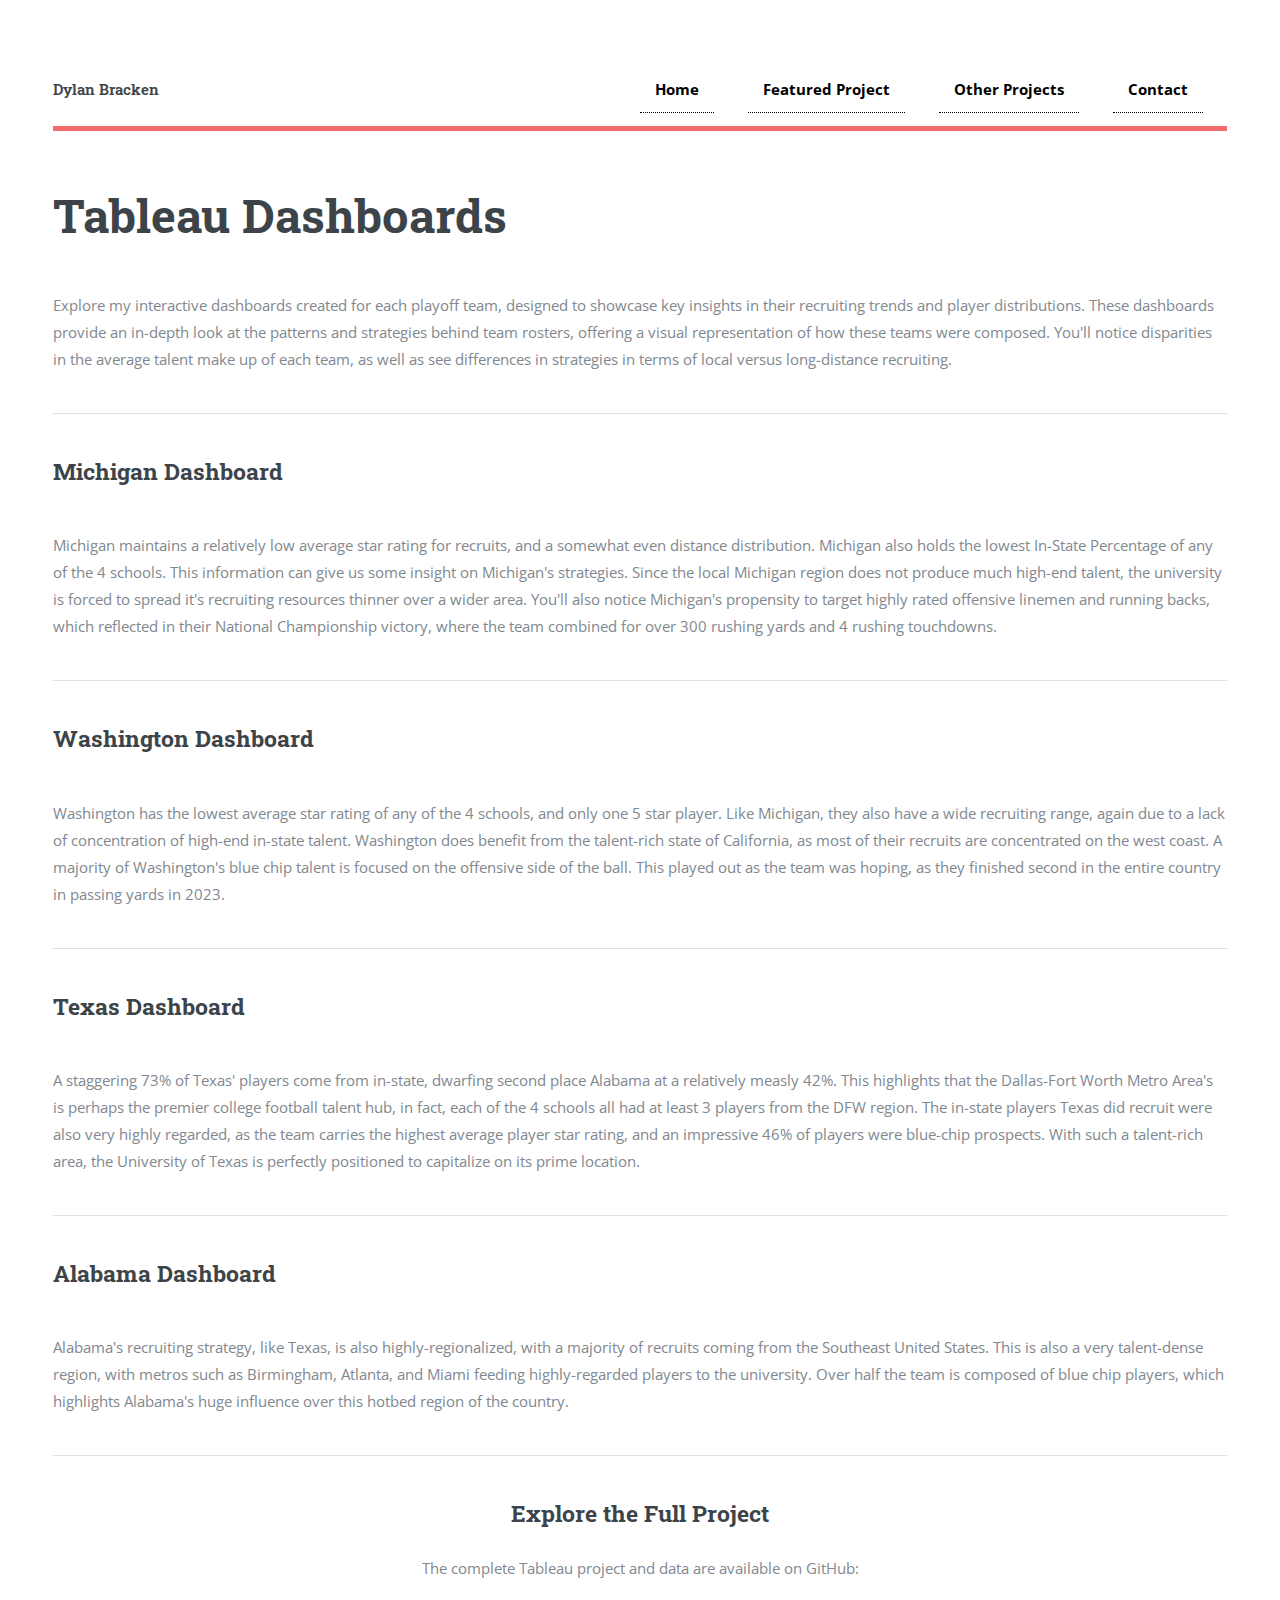
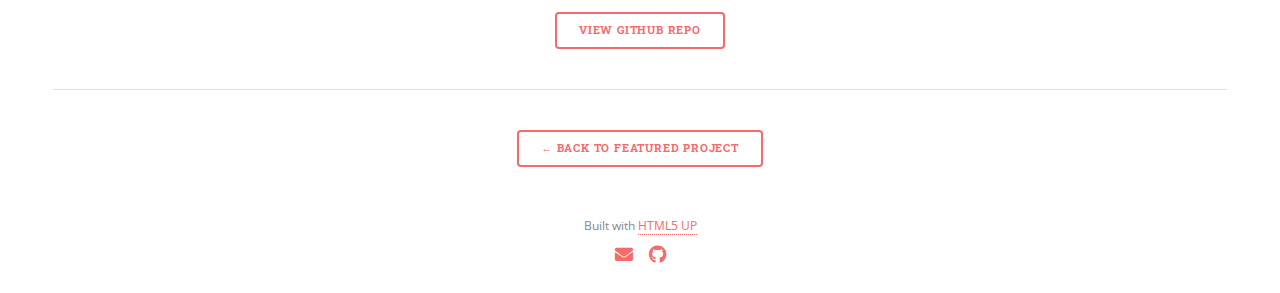
<file: tableau.html>
<!DOCTYPE HTML>
<html>
<head>
    <title>Dylan Bracken</title>
    <meta charset="utf-8" />
    <meta name="viewport" content="width=device-width, initial-scale=1, user-scalable=no" />
    <link rel="stylesheet" href="assets/css/main.css" />
</head>
<body class="is-preload">

    <!-- Wrapper -->
    <div id="wrapper">

        <!-- Main Content -->
        <div id="main">
            <div class="inner">
                <!-- Header -->
                <header id="header">
                    <a href="index.html" class="logo"><strong>Dylan Bracken</strong></a>
                    <nav>
                        <ul class="icons" style="display: flex; gap: 20px; align-items: center;">
                            <li><a href="index.html">Home</a></li>
                            <li>
                                <a href="featured-project.html" class="dropbtn">Featured Project</a>
                                <ul class="dropdown-content">
                                    <li><a href="featured-project.html">Project Introduction</a></li>
                                    <li><a href="gis.html">Recruiting Maps</a></li>
                                    <li><a href="tableau.html">Tableau Dashboards</a></li>
                                    <li><a href="https://github.com/braxda/recruiting-analysis">GitHub Repo</a></li>
                                </ul>
                            </li>
                            <li>
                                <a href="index.html#other-projects" class="dropbtn">Other Projects</a>
                                <ul class="dropdown-content">
                                    <li><a href="methane.html">Methane Emissions Analysis</a></li>
                                    <li><a href="pvd2bos.html">PVD to BOS Route Optimization</a></li>
                                </ul>
                            </li>
                            <li><a href="index.html#contact">Contact</a></li>
                        </ul>
                    </nav>
                </header>

                <!-- Tableau Dashboards Section -->
                <section>
                    <header class="main">
                        <h1>Tableau Dashboards</h1>
                    </header>

                    <p>Explore my interactive dashboards created for each playoff team, designed to showcase key insights in their recruiting trends and player distributions.
                        These dashboards provide an in-depth look at the patterns and strategies behind team rosters, offering a visual representation of how these teams were composed.
                        You'll notice disparities in the average talent make up of each team, as well as see differences in strategies in terms of local versus long-distance recruiting.
                    </p>

                    <hr class="major" />

                    <h2>Michigan Dashboard</h2>
                    <div class='tableauPlaceholder' id='viz1741316307530' style='position: relative'>
                        <noscript>
                            <a href='#'>
                                <img alt='mich_dashboard ' src='https://public.tableau.com/static/images/mi/michigan_dashboard/mich_dashboard/1_rss.png' style='border: none' />
                            </a>
                        </noscript>
                        <object class='tableauViz' style='display:none;'>
                            <param name='host_url' value='https%3A%2F%2Fpublic.tableau.com%2F' />
                            <param name='embed_code_version' value='3' />
                            <param name='site_root' value='' />
                            <param name='name' value='michigan_dashboard/mich_dashboard' />
                            <param name='tabs' value='no' />
                            <param name='toolbar' value='yes' />
                            <param name='static_image' value='https://public.tableau.com/static/images/mi/michigan_dashboard/mich_dashboard/1.png' />
                            <param name='animate_transition' value='yes' />
                            <param name='display_static_image' value='yes' />
                            <param name='display_spinner' value='yes' />
                            <param name='display_overlay' value='yes' />
                            <param name='display_count' value='yes' />
                            <param name='language' value='en-US' />
                        </object>
                    </div>
                    <p style="padding-top: 20px;">
                        Michigan maintains a relatively low average star rating for recruits, and a somewhat even distance distribution.
                        Michigan also holds the lowest In-State Percentage of any of the 4 schools. This information can give us some insight on Michigan's strategies.
                        Since the local Michigan region does not produce much high-end talent, the university is forced to spread it's recruiting resources thinner over a wider area.
                        You'll also notice Michigan's propensity to target highly rated offensive linemen and running backs, which reflected in their National Championship victory,
                        where the team combined for over 300 rushing yards and 4 rushing touchdowns.
                    </p>
                    <hr class="major" />

                    <h2>Washington Dashboard</h2>
                    <div class='tableauPlaceholder' id='viz1741315944384' style='position: relative'>
                        <noscript>
                            <a href='#'>
                                <img alt='washington_dashboard ' src='https://public.tableau.com/static/images/wa/washington_dashboard/washington_dashboard/1_rss.png' style='border: none' />
                            </a>
                        </noscript>
                        <object class='tableauViz' style='display:none;'>
                            <param name='host_url' value='https%3A%2F%2Fpublic.tableau.com%2F' />
                            <param name='embed_code_version' value='3' />
                            <param name='site_root' value='' />
                            <param name='name' value='washington_dashboard/washington_dashboard' />
                            <param name='tabs' value='no' />
                            <param name='toolbar' value='yes' />
                            <param name='static_image' value='https://public.tableau.com/static/images/wa/washington_dashboard/washington_dashboard/1.png' />
                            <param name='animate_transition' value='yes' />
                            <param name='display_static_image' value='yes' />
                            <param name='display_spinner' value='yes' />
                            <param name='display_overlay' value='yes' />
                            <param name='display_count' value='yes' />
                            <param name='language' value='en-US' />
                        </object>
                    </div>
                    <p style="padding-top: 20px;">
                        Washington has the lowest average star rating of any of the 4 schools, and only one 5 star player.
                        Like Michigan, they also have a wide recruiting range, again due to a lack of concentration of high-end in-state talent. Washington does benefit from the talent-rich state of California, as most of their recruits are concentrated on the west coast.
                        A majority of Washington's blue chip talent is focused on the offensive side of the ball. This played out as the team was hoping, as they finished second in the entire country in passing yards in 2023.
                    </p>
                    <hr class="major" />

                    <h2>Texas Dashboard</h2>
                    <div class='tableauPlaceholder' id='viz1741315731172' style='position: relative'>
                        <noscript>
                            <a href='#'><img alt='texas_dashboard ' src='https:&#47;&#47;public.tableau.com&#47;static&#47;images&#47;te&#47;texas_dashboard&#47;texas_dashboard&#47;1_rss.png' style='border: none' /></a>
                        </noscript>
                        <object class='tableauViz'  style='display:none;'>
                            <param name='host_url' value='https%3A%2F%2Fpublic.tableau.com%2F' />
                            <param name='embed_code_version' value='3' />
                            <param name='site_root' value='' />
                            <param name='name' value='texas_dashboard&#47;texas_dashboard' />
                            <param name='tabs' value='no' />
                            <param name='toolbar' value='yes' />
                            <param name='static_image' value='https:&#47;&#47;public.tableau.com&#47;static&#47;images&#47;te&#47;texas_dashboard&#47;texas_dashboard&#47;1.png' />
                            <param name='animate_transition' value='yes' />
                            <param name='display_static_image' value='yes' />
                            <param name='display_spinner' value='yes' />
                            <param name='display_overlay' value='yes' />
                            <param name='display_count' value='yes' />
                            <param name='language' value='en-US' />
                        </object>
                    </div>
                    <p style="padding-top: 20px;">
                        A staggering 73% of Texas' players come from in-state, dwarfing second place Alabama at a relatively measly 42%.
                        This highlights that the Dallas-Fort Worth Metro Area's is perhaps the premier college football talent hub, in fact, each of the 4 schools all had at least 3 players from the DFW region.
                        The in-state players Texas did recruit were also very highly regarded, as the team carries the highest average player star rating, and an impressive 46% of players were blue-chip prospects.
                        With such a talent-rich area, the University of Texas is perfectly positioned to capitalize on its prime location.
                    </p>
                    <hr class="major" />

                    <h2>Alabama Dashboard</h2>
                    <div class='tableauPlaceholder' id='viz1741316453984' style='position: relative'>
                        <noscript>
                            <a href='#'>
                                <img alt='alabama_dashboard ' src='https://public.tableau.com/static/images/al/alabamadashboard/alabama_dashboard/1_rss.png' style='border: none' />
                            </a>
                        </noscript>
                        <object class='tableauViz' style='display:none;'>
                            <param name='host_url' value='https%3A%2F%2Fpublic.tableau.com%2F' />
                            <param name='embed_code_version' value='3' />
                            <param name='site_root' value='' />
                            <param name='name' value='alabamadashboard/alabama_dashboard' />
                            <param name='tabs' value='no' />
                            <param name='toolbar' value='yes' />
                            <param name='static_image' value='https://public.tableau.com/static/images/al/alabamadashboard/alabama_dashboard/1.png' />
                            <param name='animate_transition' value='yes' />
                            <param name='display_static_image' value='yes' />
                            <param name='display_spinner' value='yes' />
                            <param name='display_overlay' value='yes' />
                            <param name='display_count' value='yes' />
                            <param name='language' value='en-US' />
                        </object>
                    </div>
                    <p style="padding-top: 20px;">
                        Alabama's recruiting strategy, like Texas, is also highly-regionalized, with a majority of recruits coming from the Southeast United States.
                        This is also a very talent-dense region, with metros such as Birmingham, Atlanta, and Miami feeding highly-regarded players to the university.
                        Over half the team is composed of blue chip players, which highlights Alabama's huge influence over this hotbed region of the country.
                    </p>

                    <hr class="major" />

                    <div style="align-items: center; text-align: center;">
                        <h2>Explore the Full Project</h2>
                        <p>The complete Tableau project and data are available on GitHub:</p>
                        <a href="https://github.com/braxda/recruiting-analysis/tree/main/tableau" target="_blank" class="button">View GitHub Repo</a>
                    </div>
                    <hr class="major" />

                    <!-- Back to Featured Project -->
                    <div style="text-align: center;">
                    <a href="featured-project.html" class="button">← Back to Featured Project</a>
                    </div>

                </section>
            </div>
        </div>

        <!-- Footer -->
        <section style="padding: .25em 0 !important;">
            <footer id="footer" style="text-align: center;">
                <p style="font-size: 12px; line-height: 1.1; margin-bottom: 0.5em;">
                    Built with <a href="https://html5up.net/" target="_blank" rel="noopener noreferrer">HTML5 UP</a>
                </p>
                <p style="margin: 0;">
                    <a href="mailto:dylanbracken30@gmail.com" target="_blank" class="icon solid fa-envelope" style="font-size: 1.2em; margin-right: 12px; vertical-align: middle;"></a>
                    <a href="https://github.com/braxda" target="_blank" class="icon brands fa-github" style="font-size: 1.2em; vertical-align: middle;"></a>
                </p>
            </footer>
        </section>
    </div>

    <!-- Scripts -->
    <script src="assets/js/jquery.min.js"></script>
    <script src="assets/js/browser.min.js"></script>
    <script src="assets/js/breakpoints.min.js"></script>
    <script src="assets/js/util.js"></script>
    <script src="assets/js/main.js"></script>
    <script type='text/javascript'>
        var scriptElement = document.createElement('script');
        scriptElement.src = 'https://public.tableau.com/javascripts/api/viz_v1.js';
        document.body.appendChild(scriptElement);
    </script>
    <script type='text/javascript'>
        var divElement = document.getElementById('viz1741316307530');
        var vizElement = divElement.getElementsByTagName('object')[0];
        if ( divElement.offsetWidth > 800 ) {
            vizElement.style.width='1200px';
            vizElement.style.height='627px';
        } else if ( divElement.offsetWidth > 500 ) {
            vizElement.style.width='1200px';
            vizElement.style.height='627px';
        } else {
            vizElement.style.width='100%';
            vizElement.style.height='1327px';
        }

        var scriptElement = document.createElement('script');
        scriptElement.src = 'https://public.tableau.com/javascripts/api/viz_v1.js';
        vizElement.parentNode.insertBefore(scriptElement, vizElement);
    </script>

    <script type='text/javascript'>
        var divElement = document.getElementById('viz1741315944384');
        var vizElement = divElement.getElementsByTagName('object')[0];
        if ( divElement.offsetWidth > 800 ) {
            vizElement.style.width='1200px';
            vizElement.style.height='627px';
        } else if ( divElement.offsetWidth > 500 ) {
            vizElement.style.width='1200px';
            vizElement.style.height='627px';
        } else {
            vizElement.style.width='100%';
            vizElement.style.height='1277px';
        }

        var scriptElement = document.createElement('script');
        scriptElement.src = 'https://public.tableau.com/javascripts/api/viz_v1.js';
        vizElement.parentNode.insertBefore(scriptElement, vizElement);
    </script>

    <script type='text/javascript'>
        var divElement = document.getElementById('viz1741315731172');
        var vizElement = divElement.getElementsByTagName('object')[0];
        if ( divElement.offsetWidth > 800 ) {
            vizElement.style.width='1200px';vizElement.style.height='627px';
        } else if ( divElement.offsetWidth > 500 ) {
            vizElement.style.width='1200px';vizElement.style.height='627px';
        } else {
            vizElement.style.width='100%';vizElement.style.height='1277px';
        }
        var scriptElement = document.createElement('script');
        scriptElement.src = 'https://public.tableau.com/javascripts/api/viz_v1.js';
        vizElement.parentNode.insertBefore(scriptElement, vizElement);
    </script>

    <script type='text/javascript'>
        var divElement = document.getElementById('viz1741316453984');
        var vizElement = divElement.getElementsByTagName('object')[0];
        if ( divElement.offsetWidth > 800 ) {
            vizElement.style.width='1200px';
            vizElement.style.height='627px';
        } else if ( divElement.offsetWidth > 500 ) {
            vizElement.style.width='1200px';
            vizElement.style.height='627px';
        } else {
            vizElement.style.width='100%';
            vizElement.style.height='1277px';
        }

        var scriptElement = document.createElement('script');
        scriptElement.src = 'https://public.tableau.com/javascripts/api/viz_v1.js';
        vizElement.parentNode.insertBefore(scriptElement, vizElement);
    </script>
</body>
</html>
</file>
<file: assets/css/main.css>
@import url(fontawesome-all.min.css);
@import url("https://fonts.googleapis.com/css?family=Open+Sans:400,600,400italic,600italic|Roboto+Slab:400,700");
/*
	Editorial by HTML5 UP
	html5up.net | @ajlkn
	Free for personal and commercial use under the CCA 3.0 license (html5up.net/license)
*/
html, body, div, span, applet, object,
iframe, h1, h2, h3, h4, h5, h6, p, blockquote,
pre, a, abbr, acronym, address, big, cite,
code, del, dfn, em, img, ins, kbd, q, s, samp,
small, strike, strong, sub, sup, tt, var, b,
u, i, center, dl, dt, dd, ol, ul, li, fieldset,
form, label, legend, table, caption, tbody,
tfoot, thead, tr, th, td, article, aside,
canvas, details, embed, figure, figcaption,
footer, header, hgroup, menu, nav, output, ruby,
section, summary, time, mark, audio, video {
  margin: 0;
  padding: 0;
  border: 0;
  font-size: 100%;
  font: inherit;
  vertical-align: baseline; }

article, aside, details, figcaption, figure,
footer, header, hgroup, menu, nav, section {
  display: block; }

body {
  line-height: 1; }

ol, ul {
  list-style: none; }

blockquote, q {
  quotes: none; }
  blockquote:before, blockquote:after, q:before, q:after {
    content: '';
    content: none; }

table {
  border-collapse: collapse;
  border-spacing: 0; }

body {
  -webkit-text-size-adjust: none; }

mark {
  background-color: transparent;
  color: inherit; }

input::-moz-focus-inner {
  border: 0;
  padding: 0; }

input, select, textarea {
  -moz-appearance: none;
  -webkit-appearance: none;
  -ms-appearance: none;
  appearance: none; }

/* Basic */
@-ms-viewport {
  width: device-width; }

body {
  -ms-overflow-style: scrollbar; }

@media screen and (max-width: 480px) {
  html, body {
    min-width: 320px; } }

html {
  box-sizing: border-box; }

*, *:before, *:after {
  box-sizing: inherit; }

body {
  background: #ffffff; }
  body.is-preload *, body.is-preload *:before, body.is-preload *:after, body.is-resizing *, body.is-resizing *:before, body.is-resizing *:after {
    -moz-animation: none !important;
    -webkit-animation: none !important;
    -ms-animation: none !important;
    animation: none !important;
    -moz-transition: none !important;
    -webkit-transition: none !important;
    -ms-transition: none !important;
    transition: none !important; }

/* Type */
body, input, select, textarea {
  color: #7f888f;
  font-family: "Open Sans", sans-serif;
  font-size: 13pt;
  font-weight: 400;
  line-height: 1.65; }
  @media screen and (max-width: 1680px) {
    body, input, select, textarea {
      font-size: 11pt; } }
  @media screen and (max-width: 1280px) {
    body, input, select, textarea {
      font-size: 10pt; } }
  @media screen and (max-width: 360px) {
    body, input, select, textarea {
      font-size: 9pt; } }

a {
  -moz-transition: color 0.2s ease-in-out, border-bottom-color 0.2s ease-in-out;
  -webkit-transition: color 0.2s ease-in-out, border-bottom-color 0.2s ease-in-out;
  -ms-transition: color 0.2s ease-in-out, border-bottom-color 0.2s ease-in-out;
  transition: color 0.2s ease-in-out, border-bottom-color 0.2s ease-in-out;
  border-bottom: dotted 1px;
  color: #f56a6a;
  text-decoration: none; }
  a:hover {
    border-bottom-color: #f56a6a;
    color: #f56a6a !important; }
    a:hover strong {
      color: inherit; }

strong, b {
  color: #3d4449;
  font-weight: 600; }

em, i {
  font-style: italic; }

p {
  margin: 0 0 2em 0;
   font-size: 15px;
   line-height: 1.8;}

h1, h2, h3, h4, h5, h6 {
  color: #3d4449;
  font-family: "Roboto Slab", serif;
  font-weight: 700;
  line-height: 1.5;
  margin: 0 0 1em 0; }
  h1 a, h2 a, h3 a, h4 a, h5 a, h6 a {
    color: inherit;
    text-decoration: none;
    border-bottom: 0; }

h1 {
  font-size: 4em;
  margin: 0 0 0.5em 0;
  line-height: 1.3; }

h2 {
  font-size: 1.75em; }

h3 {
  font-size: 1.25em; }

h4 {
  font-size: 1.1em; }

h5 {
  font-size: 0.9em; }

h6 {
  font-size: 0.7em; }

@media screen and (max-width: 1680px) {
  h1 {
    font-size: 3.5em; } }

@media screen and (max-width: 980px) {
  h1 {
    font-size: 3.25em; } }

@media screen and (max-width: 736px) {
  h1 {
    font-size: 2em;
    line-height: 1.4; }
  h2 {
    font-size: 1.5em; } }

sub {
  font-size: 0.8em;
  position: relative;
  top: 0.5em; }

sup {
  font-size: 0.8em;
  position: relative;
  top: -0.5em; }

blockquote {
  border-left: solid 3px rgba(210, 215, 217, 0.75);
  font-style: italic;
  margin: 0 0 2em 0;
  padding: 0.5em 0 0.5em 2em; }

code {
  background: rgba(230, 235, 237, 0.25);
  border-radius: 0.375em;
  border: solid 1px rgba(210, 215, 217, 0.75);
  font-family: "Courier New", monospace;
  font-size: 0.9em;
  margin: 0 0.25em;
  padding: 0.25em 0.65em; }

pre {
  -webkit-overflow-scrolling: touch;
  font-family: "Courier New", monospace;
  font-size: 0.9em;
  margin: 0 0 2em 0; }
  pre code {
    display: block;
    line-height: 1.75;
    padding: 1em 1.5em;
    overflow-x: auto; }

hr {
  border: 0;
  border-bottom: solid 1px rgba(210, 215, 217, 0.75);
  margin: 2em 0; }
  hr.major {
    margin: 3em 0; }

.align-left {
  text-align: left; }

.align-center {
  text-align: center; }

.align-right {
  text-align: right; }

/* Row */
.row {
  display: flex;
  flex-wrap: wrap;
  box-sizing: border-box;
  align-items: stretch; }
  .row > * {
    box-sizing: border-box; }
  .row.gtr-uniform > * > :last-child {
    margin-bottom: 0; }
  .row.aln-left {
    justify-content: flex-start; }
  .row.aln-center {
    justify-content: center; }
  .row.aln-right {
    justify-content: flex-end; }
  .row.aln-top {
    align-items: flex-start; }
  .row.aln-middle {
    align-items: center; }
  .row.aln-bottom {
    align-items: flex-end; }
  .row > .imp {
    order: -1; }
  .row > .col-1 {
    width: 8.33333%; }
  .row > .off-1 {
    margin-left: 8.33333%; }
  .row > .col-2 {
    width: 16.66667%; }
  .row > .off-2 {
    margin-left: 16.66667%; }
  .row > .col-3 {
    width: 25%; }
  .row > .off-3 {
    margin-left: 25%; }
  .row > .col-4 {
    width: 33.33333%; }
  .row > .off-4 {
    margin-left: 33.33333%; }
  .row > .col-5 {
    width: 41.66667%; }
  .row > .off-5 {
    margin-left: 41.66667%; }
  .row > .col-6 {
    width: 50%; }
  .row > .off-6 {
    margin-left: 50%; }
  .row > .col-7 {
    width: 58.33333%; }
  .row > .off-7 {
    margin-left: 58.33333%; }
  .row > .col-8 {
    width: 66.66667%; }
  .row > .off-8 {
    margin-left: 66.66667%; }
  .row > .col-9 {
    width: 75%; }
  .row > .off-9 {
    margin-left: 75%; }
  .row > .col-10 {
    width: 83.33333%; }
  .row > .off-10 {
    margin-left: 83.33333%; }
  .row > .col-11 {
    width: 91.66667%; }
  .row > .off-11 {
    margin-left: 91.66667%; }
  .row > .col-12 {
    width: 100%; }
  .row > .off-12 {
    margin-left: 100%; }
  .row.gtr-0 {
    margin-top: 0;
    margin-left: 0em; }
    .row.gtr-0 > * {
      padding: 0 0 0 0em; }
    .row.gtr-0.gtr-uniform {
      margin-top: 0em; }
      .row.gtr-0.gtr-uniform > * {
        padding-top: 0em; }
  .row.gtr-25 {
    margin-top: 0;
    margin-left: -0.375em; }
    .row.gtr-25 > * {
      padding: 0 0 0 0.375em; }
    .row.gtr-25.gtr-uniform {
      margin-top: -0.375em; }
      .row.gtr-25.gtr-uniform > * {
        padding-top: 0.375em; }
  .row.gtr-50 {
    margin-top: 0;
    margin-left: -0.75em; }
    .row.gtr-50 > * {
      padding: 0 0 0 0.75em; }
    .row.gtr-50.gtr-uniform {
      margin-top: -0.75em; }
      .row.gtr-50.gtr-uniform > * {
        padding-top: 0.75em; }
  .row {
    margin-top: 0;
    margin-left: -1.5em; }
    .row > * {
      padding: 0 0 0 1.5em; }
    .row.gtr-uniform {
      margin-top: -1.5em; }
      .row.gtr-uniform > * {
        padding-top: 1.5em; }
  .row.gtr-150 {
    margin-top: 0;
    margin-left: -2.25em; }
    .row.gtr-150 > * {
      padding: 0 0 0 2.25em; }
    .row.gtr-150.gtr-uniform {
      margin-top: -2.25em; }
      .row.gtr-150.gtr-uniform > * {
        padding-top: 2.25em; }
  .row.gtr-200 {
    margin-top: 0;
    margin-left: -3em; }
    .row.gtr-200 > * {
      padding: 0 0 0 3em; }
    .row.gtr-200.gtr-uniform {
      margin-top: -3em; }
      .row.gtr-200.gtr-uniform > * {
        padding-top: 3em; }
  @media screen and (max-width: 1680px) {
    .row {
      display: flex;
      flex-wrap: wrap;
      box-sizing: border-box;
      align-items: stretch; }
      .row > * {
        box-sizing: border-box; }
      .row.gtr-uniform > * > :last-child {
        margin-bottom: 0; }
      .row.aln-left {
        justify-content: flex-start; }
      .row.aln-center {
        justify-content: center; }
      .row.aln-right {
        justify-content: flex-end; }
      .row.aln-top {
        align-items: flex-start; }
      .row.aln-middle {
        align-items: center; }
      .row.aln-bottom {
        align-items: flex-end; }
      .row > .imp-xlarge {
        order: -1; }
      .row > .col-1-xlarge {
        width: 8.33333%; }
      .row > .off-1-xlarge {
        margin-left: 8.33333%; }
      .row > .col-2-xlarge {
        width: 16.66667%; }
      .row > .off-2-xlarge {
        margin-left: 16.66667%; }
      .row > .col-3-xlarge {
        width: 25%; }
      .row > .off-3-xlarge {
        margin-left: 25%; }
      .row > .col-4-xlarge {
        width: 33.33333%; }
      .row > .off-4-xlarge {
        margin-left: 33.33333%; }
      .row > .col-5-xlarge {
        width: 41.66667%; }
      .row > .off-5-xlarge {
        margin-left: 41.66667%; }
      .row > .col-6-xlarge {
        width: 50%; }
      .row > .off-6-xlarge {
        margin-left: 50%; }
      .row > .col-7-xlarge {
        width: 58.33333%; }
      .row > .off-7-xlarge {
        margin-left: 58.33333%; }
      .row > .col-8-xlarge {
        width: 66.66667%; }
      .row > .off-8-xlarge {
        margin-left: 66.66667%; }
      .row > .col-9-xlarge {
        width: 75%; }
      .row > .off-9-xlarge {
        margin-left: 75%; }
      .row > .col-10-xlarge {
        width: 83.33333%; }
      .row > .off-10-xlarge {
        margin-left: 83.33333%; }
      .row > .col-11-xlarge {
        width: 91.66667%; }
      .row > .off-11-xlarge {
        margin-left: 91.66667%; }
      .row > .col-12-xlarge {
        width: 100%; }
      .row > .off-12-xlarge {
        margin-left: 100%; }
      .row.gtr-0 {
        margin-top: 0;
        margin-left: 0em; }
        .row.gtr-0 > * {
          padding: 0 0 0 0em; }
        .row.gtr-0.gtr-uniform {
          margin-top: 0em; }
          .row.gtr-0.gtr-uniform > * {
            padding-top: 0em; }
      .row.gtr-25 {
        margin-top: 0;
        margin-left: -0.375em; }
        .row.gtr-25 > * {
          padding: 0 0 0 0.375em; }
        .row.gtr-25.gtr-uniform {
          margin-top: -0.375em; }
          .row.gtr-25.gtr-uniform > * {
            padding-top: 0.375em; }
      .row.gtr-50 {
        margin-top: 0;
        margin-left: -0.75em; }
        .row.gtr-50 > * {
          padding: 0 0 0 0.75em; }
        .row.gtr-50.gtr-uniform {
          margin-top: -0.75em; }
          .row.gtr-50.gtr-uniform > * {
            padding-top: 0.75em; }
      .row {
        margin-top: 0;
        margin-left: -1.5em; }
        .row > * {
          padding: 0 0 0 1.5em; }
        .row.gtr-uniform {
          margin-top: -1.5em; }
          .row.gtr-uniform > * {
            padding-top: 1.5em; }
      .row.gtr-150 {
        margin-top: 0;
        margin-left: -2.25em; }
        .row.gtr-150 > * {
          padding: 0 0 0 2.25em; }
        .row.gtr-150.gtr-uniform {
          margin-top: -2.25em; }
          .row.gtr-150.gtr-uniform > * {
            padding-top: 2.25em; }
      .row.gtr-200 {
        margin-top: 0;
        margin-left: -3em; }
        .row.gtr-200 > * {
          padding: 0 0 0 3em; }
        .row.gtr-200.gtr-uniform {
          margin-top: -3em; }
          .row.gtr-200.gtr-uniform > * {
            padding-top: 3em; } }
  @media screen and (max-width: 1280px) {
    .row {
      display: flex;
      flex-wrap: wrap;
      box-sizing: border-box;
      align-items: stretch; }
      .row > * {
        box-sizing: border-box; }
      .row.gtr-uniform > * > :last-child {
        margin-bottom: 0; }
      .row.aln-left {
        justify-content: flex-start; }
      .row.aln-center {
        justify-content: center; }
      .row.aln-right {
        justify-content: flex-end; }
      .row.aln-top {
        align-items: flex-start; }
      .row.aln-middle {
        align-items: center; }
      .row.aln-bottom {
        align-items: flex-end; }
      .row > .imp-large {
        order: -1; }
      .row > .col-1-large {
        width: 8.33333%; }
      .row > .off-1-large {
        margin-left: 8.33333%; }
      .row > .col-2-large {
        width: 16.66667%; }
      .row > .off-2-large {
        margin-left: 16.66667%; }
      .row > .col-3-large {
        width: 25%; }
      .row > .off-3-large {
        margin-left: 25%; }
      .row > .col-4-large {
        width: 33.33333%; }
      .row > .off-4-large {
        margin-left: 33.33333%; }
      .row > .col-5-large {
        width: 41.66667%; }
      .row > .off-5-large {
        margin-left: 41.66667%; }
      .row > .col-6-large {
        width: 50%; }
      .row > .off-6-large {
        margin-left: 50%; }
      .row > .col-7-large {
        width: 58.33333%; }
      .row > .off-7-large {
        margin-left: 58.33333%; }
      .row > .col-8-large {
        width: 66.66667%; }
      .row > .off-8-large {
        margin-left: 66.66667%; }
      .row > .col-9-large {
        width: 75%; }
      .row > .off-9-large {
        margin-left: 75%; }
      .row > .col-10-large {
        width: 83.33333%; }
      .row > .off-10-large {
        margin-left: 83.33333%; }
      .row > .col-11-large {
        width: 91.66667%; }
      .row > .off-11-large {
        margin-left: 91.66667%; }
      .row > .col-12-large {
        width: 100%; }
      .row > .off-12-large {
        margin-left: 100%; }
      .row.gtr-0 {
        margin-top: 0;
        margin-left: 0em; }
        .row.gtr-0 > * {
          padding: 0 0 0 0em; }
        .row.gtr-0.gtr-uniform {
          margin-top: 0em; }
          .row.gtr-0.gtr-uniform > * {
            padding-top: 0em; }
      .row.gtr-25 {
        margin-top: 0;
        margin-left: -0.375em; }
        .row.gtr-25 > * {
          padding: 0 0 0 0.375em; }
        .row.gtr-25.gtr-uniform {
          margin-top: -0.375em; }
          .row.gtr-25.gtr-uniform > * {
            padding-top: 0.375em; }
      .row.gtr-50 {
        margin-top: 0;
        margin-left: -0.75em; }
        .row.gtr-50 > * {
          padding: 0 0 0 0.75em; }
        .row.gtr-50.gtr-uniform {
          margin-top: -0.75em; }
          .row.gtr-50.gtr-uniform > * {
            padding-top: 0.75em; }
      .row {
        margin-top: 0;
        margin-left: -1.5em; }
        .row > * {
          padding: 0 0 0 1.5em; }
        .row.gtr-uniform {
          margin-top: -1.5em; }
          .row.gtr-uniform > * {
            padding-top: 1.5em; }
      .row.gtr-150 {
        margin-top: 0;
        margin-left: -2.25em; }
        .row.gtr-150 > * {
          padding: 0 0 0 2.25em; }
        .row.gtr-150.gtr-uniform {
          margin-top: -2.25em; }
          .row.gtr-150.gtr-uniform > * {
            padding-top: 2.25em; }
      .row.gtr-200 {
        margin-top: 0;
        margin-left: -3em; }
        .row.gtr-200 > * {
          padding: 0 0 0 3em; }
        .row.gtr-200.gtr-uniform {
          margin-top: -3em; }
          .row.gtr-200.gtr-uniform > * {
            padding-top: 3em; } }
  @media screen and (max-width: 980px) {
    .row {
      display: flex;
      flex-wrap: wrap;
      box-sizing: border-box;
      align-items: stretch; }
      .row > * {
        box-sizing: border-box; }
      .row.gtr-uniform > * > :last-child {
        margin-bottom: 0; }
      .row.aln-left {
        justify-content: flex-start; }
      .row.aln-center {
        justify-content: center; }
      .row.aln-right {
        justify-content: flex-end; }
      .row.aln-top {
        align-items: flex-start; }
      .row.aln-middle {
        align-items: center; }
      .row.aln-bottom {
        align-items: flex-end; }
      .row > .imp-medium {
        order: -1; }
      .row > .col-1-medium {
        width: 8.33333%; }
      .row > .off-1-medium {
        margin-left: 8.33333%; }
      .row > .col-2-medium {
        width: 16.66667%; }
      .row > .off-2-medium {
        margin-left: 16.66667%; }
      .row > .col-3-medium {
        width: 25%; }
      .row > .off-3-medium {
        margin-left: 25%; }
      .row > .col-4-medium {
        width: 33.33333%; }
      .row > .off-4-medium {
        margin-left: 33.33333%; }
      .row > .col-5-medium {
        width: 41.66667%; }
      .row > .off-5-medium {
        margin-left: 41.66667%; }
      .row > .col-6-medium {
        width: 50%; }
      .row > .off-6-medium {
        margin-left: 50%; }
      .row > .col-7-medium {
        width: 58.33333%; }
      .row > .off-7-medium {
        margin-left: 58.33333%; }
      .row > .col-8-medium {
        width: 66.66667%; }
      .row > .off-8-medium {
        margin-left: 66.66667%; }
      .row > .col-9-medium {
        width: 75%; }
      .row > .off-9-medium {
        margin-left: 75%; }
      .row > .col-10-medium {
        width: 83.33333%; }
      .row > .off-10-medium {
        margin-left: 83.33333%; }
      .row > .col-11-medium {
        width: 91.66667%; }
      .row > .off-11-medium {
        margin-left: 91.66667%; }
      .row > .col-12-medium {
        width: 100%; }
      .row > .off-12-medium {
        margin-left: 100%; }
      .row.gtr-0 {
        margin-top: 0;
        margin-left: 0em; }
        .row.gtr-0 > * {
          padding: 0 0 0 0em; }
        .row.gtr-0.gtr-uniform {
          margin-top: 0em; }
          .row.gtr-0.gtr-uniform > * {
            padding-top: 0em; }
      .row.gtr-25 {
        margin-top: 0;
        margin-left: -0.375em; }
        .row.gtr-25 > * {
          padding: 0 0 0 0.375em; }
        .row.gtr-25.gtr-uniform {
          margin-top: -0.375em; }
          .row.gtr-25.gtr-uniform > * {
            padding-top: 0.375em; }
      .row.gtr-50 {
        margin-top: 0;
        margin-left: -0.75em; }
        .row.gtr-50 > * {
          padding: 0 0 0 0.75em; }
        .row.gtr-50.gtr-uniform {
          margin-top: -0.75em; }
          .row.gtr-50.gtr-uniform > * {
            padding-top: 0.75em; }
      .row {
        margin-top: 0;
        margin-left: -1.5em; }
        .row > * {
          padding: 0 0 0 1.5em; }
        .row.gtr-uniform {
          margin-top: -1.5em; }
          .row.gtr-uniform > * {
            padding-top: 1.5em; }
      .row.gtr-150 {
        margin-top: 0;
        margin-left: -2.25em; }
        .row.gtr-150 > * {
          padding: 0 0 0 2.25em; }
        .row.gtr-150.gtr-uniform {
          margin-top: -2.25em; }
          .row.gtr-150.gtr-uniform > * {
            padding-top: 2.25em; }
      .row.gtr-200 {
        margin-top: 0;
        margin-left: -3em; }
        .row.gtr-200 > * {
          padding: 0 0 0 3em; }
        .row.gtr-200.gtr-uniform {
          margin-top: -3em; }
          .row.gtr-200.gtr-uniform > * {
            padding-top: 3em; } }
  @media screen and (max-width: 736px) {
    .row {
      display: flex;
      flex-wrap: wrap;
      box-sizing: border-box;
      align-items: stretch; }
      .row > * {
        box-sizing: border-box; }
      .row.gtr-uniform > * > :last-child {
        margin-bottom: 0; }
      .row.aln-left {
        justify-content: flex-start; }
      .row.aln-center {
        justify-content: center; }
      .row.aln-right {
        justify-content: flex-end; }
      .row.aln-top {
        align-items: flex-start; }
      .row.aln-middle {
        align-items: center; }
      .row.aln-bottom {
        align-items: flex-end; }
      .row > .imp-small {
        order: -1; }
      .row > .col-1-small {
        width: 8.33333%; }
      .row > .off-1-small {
        margin-left: 8.33333%; }
      .row > .col-2-small {
        width: 16.66667%; }
      .row > .off-2-small {
        margin-left: 16.66667%; }
      .row > .col-3-small {
        width: 25%; }
      .row > .off-3-small {
        margin-left: 25%; }
      .row > .col-4-small {
        width: 33.33333%; }
      .row > .off-4-small {
        margin-left: 33.33333%; }
      .row > .col-5-small {
        width: 41.66667%; }
      .row > .off-5-small {
        margin-left: 41.66667%; }
      .row > .col-6-small {
        width: 50%; }
      .row > .off-6-small {
        margin-left: 50%; }
      .row > .col-7-small {
        width: 58.33333%; }
      .row > .off-7-small {
        margin-left: 58.33333%; }
      .row > .col-8-small {
        width: 66.66667%; }
      .row > .off-8-small {
        margin-left: 66.66667%; }
      .row > .col-9-small {
        width: 75%; }
      .row > .off-9-small {
        margin-left: 75%; }
      .row > .col-10-small {
        width: 83.33333%; }
      .row > .off-10-small {
        margin-left: 83.33333%; }
      .row > .col-11-small {
        width: 91.66667%; }
      .row > .off-11-small {
        margin-left: 91.66667%; }
      .row > .col-12-small {
        width: 100%; }
      .row > .off-12-small {
        margin-left: 100%; }
      .row.gtr-0 {
        margin-top: 0;
        margin-left: 0em; }
        .row.gtr-0 > * {
          padding: 0 0 0 0em; }
        .row.gtr-0.gtr-uniform {
          margin-top: 0em; }
          .row.gtr-0.gtr-uniform > * {
            padding-top: 0em; }
      .row.gtr-25 {
        margin-top: 0;
        margin-left: -0.375em; }
        .row.gtr-25 > * {
          padding: 0 0 0 0.375em; }
        .row.gtr-25.gtr-uniform {
          margin-top: -0.375em; }
          .row.gtr-25.gtr-uniform > * {
            padding-top: 0.375em; }
      .row.gtr-50 {
        margin-top: 0;
        margin-left: -0.75em; }
        .row.gtr-50 > * {
          padding: 0 0 0 0.75em; }
        .row.gtr-50.gtr-uniform {
          margin-top: -0.75em; }
          .row.gtr-50.gtr-uniform > * {
            padding-top: 0.75em; }
      .row {
        margin-top: 0;
        margin-left: -1.5em; }
        .row > * {
          padding: 0 0 0 1.5em; }
        .row.gtr-uniform {
          margin-top: -1.5em; }
          .row.gtr-uniform > * {
            padding-top: 1.5em; }
      .row.gtr-150 {
        margin-top: 0;
        margin-left: -2.25em; }
        .row.gtr-150 > * {
          padding: 0 0 0 2.25em; }
        .row.gtr-150.gtr-uniform {
          margin-top: -2.25em; }
          .row.gtr-150.gtr-uniform > * {
            padding-top: 2.25em; }
      .row.gtr-200 {
        margin-top: 0;
        margin-left: -3em; }
        .row.gtr-200 > * {
          padding: 0 0 0 3em; }
        .row.gtr-200.gtr-uniform {
          margin-top: -3em; }
          .row.gtr-200.gtr-uniform > * {
            padding-top: 3em; } }
  @media screen and (max-width: 480px) {
    .row {
      display: flex;
      flex-wrap: wrap;
      box-sizing: border-box;
      align-items: stretch; }
      .row > * {
        box-sizing: border-box; }
      .row.gtr-uniform > * > :last-child {
        margin-bottom: 0; }
      .row.aln-left {
        justify-content: flex-start; }
      .row.aln-center {
        justify-content: center; }
      .row.aln-right {
        justify-content: flex-end; }
      .row.aln-top {
        align-items: flex-start; }
      .row.aln-middle {
        align-items: center; }
      .row.aln-bottom {
        align-items: flex-end; }
      .row > .imp-xsmall {
        order: -1; }
      .row > .col-1-xsmall {
        width: 8.33333%; }
      .row > .off-1-xsmall {
        margin-left: 8.33333%; }
      .row > .col-2-xsmall {
        width: 16.66667%; }
      .row > .off-2-xsmall {
        margin-left: 16.66667%; }
      .row > .col-3-xsmall {
        width: 25%; }
      .row > .off-3-xsmall {
        margin-left: 25%; }
      .row > .col-4-xsmall {
        width: 33.33333%; }
      .row > .off-4-xsmall {
        margin-left: 33.33333%; }
      .row > .col-5-xsmall {
        width: 41.66667%; }
      .row > .off-5-xsmall {
        margin-left: 41.66667%; }
      .row > .col-6-xsmall {
        width: 50%; }
      .row > .off-6-xsmall {
        margin-left: 50%; }
      .row > .col-7-xsmall {
        width: 58.33333%; }
      .row > .off-7-xsmall {
        margin-left: 58.33333%; }
      .row > .col-8-xsmall {
        width: 66.66667%; }
      .row > .off-8-xsmall {
        margin-left: 66.66667%; }
      .row > .col-9-xsmall {
        width: 75%; }
      .row > .off-9-xsmall {
        margin-left: 75%; }
      .row > .col-10-xsmall {
        width: 83.33333%; }
      .row > .off-10-xsmall {
        margin-left: 83.33333%; }
      .row > .col-11-xsmall {
        width: 91.66667%; }
      .row > .off-11-xsmall {
        margin-left: 91.66667%; }
      .row > .col-12-xsmall {
        width: 100%; }
      .row > .off-12-xsmall {
        margin-left: 100%; }
      .row.gtr-0 {
        margin-top: 0;
        margin-left: 0em; }
        .row.gtr-0 > * {
          padding: 0 0 0 0em; }
        .row.gtr-0.gtr-uniform {
          margin-top: 0em; }
          .row.gtr-0.gtr-uniform > * {
            padding-top: 0em; }
      .row.gtr-25 {
        margin-top: 0;
        margin-left: -0.375em; }
        .row.gtr-25 > * {
          padding: 0 0 0 0.375em; }
        .row.gtr-25.gtr-uniform {
          margin-top: -0.375em; }
          .row.gtr-25.gtr-uniform > * {
            padding-top: 0.375em; }
      .row.gtr-50 {
        margin-top: 0;
        margin-left: -0.75em; }
        .row.gtr-50 > * {
          padding: 0 0 0 0.75em; }
        .row.gtr-50.gtr-uniform {
          margin-top: -0.75em; }
          .row.gtr-50.gtr-uniform > * {
            padding-top: 0.75em; }
      .row {
        margin-top: 0;
        margin-left: -1.5em; }
        .row > * {
          padding: 0 0 0 1.5em; }
        .row.gtr-uniform {
          margin-top: -1.5em; }
          .row.gtr-uniform > * {
            padding-top: 1.5em; }
      .row.gtr-150 {
        margin-top: 0;
        margin-left: -2.25em; }
        .row.gtr-150 > * {
          padding: 0 0 0 2.25em; }
        .row.gtr-150.gtr-uniform {
          margin-top: -2.25em; }
          .row.gtr-150.gtr-uniform > * {
            padding-top: 2.25em; }
      .row.gtr-200 {
        margin-top: 0;
        margin-left: -3em; }
        .row.gtr-200 > * {
          padding: 0 0 0 3em; }
        .row.gtr-200.gtr-uniform {
          margin-top: -3em; }
          .row.gtr-200.gtr-uniform > * {
            padding-top: 3em; } }

/* Section/Article */
section.special, article.special {
  text-align: center; }

header p {
  font-family: "Roboto Slab", serif;
  font-size: 1em;
  font-weight: 400;
  letter-spacing: 0.075em;
  margin-top: -0.5em;
  text-transform: uppercase; }

header.major > :last-child {
  border-bottom: solid 3px #f56a6a;
  display: inline-block;
  margin: 0 0 2em 0;
  padding: 0 0.75em 0.5em 0; }

header.main > :last-child {
  margin: 0 0 1em 0; }

/* Form */
form {
  margin: 0 0 2em 0; }

label {
  color: #3d4449;
  display: block;
  font-size: 0.9em;
  font-weight: 600;
  margin: 0 0 1em 0; }

input[type="text"],
input[type="password"],
input[type="email"],
input[type="tel"],
input[type="search"],
input[type="url"],
select,
textarea {
  -moz-appearance: none;
  -webkit-appearance: none;
  -ms-appearance: none;
  appearance: none;
  background: #ffffff;
  border-radius: 0.375em;
  border: none;
  border: solid 1px rgba(210, 215, 217, 0.75);
  color: inherit;
  display: block;
  outline: 0;
  padding: 0 1em;
  text-decoration: none;
  width: 100%; }
  input[type="text"]:invalid,
  input[type="password"]:invalid,
  input[type="email"]:invalid,
  input[type="tel"]:invalid,
  input[type="search"]:invalid,
  input[type="url"]:invalid,
  select:invalid,
  textarea:invalid {
    box-shadow: none; }
  input[type="text"]:focus,
  input[type="password"]:focus,
  input[type="email"]:focus,
  input[type="tel"]:focus,
  input[type="search"]:focus,
  input[type="url"]:focus,
  select:focus,
  textarea:focus {
    border-color: #f56a6a;
    box-shadow: 0 0 0 1px #f56a6a; }

select {
  background-image: url("data:image/svg+xml;charset=utf8,%3Csvg xmlns='http://www.w3.org/2000/svg' width='40' height='40' preserveAspectRatio='none' viewBox='0 0 40 40'%3E%3Cpath d='M9.4,12.3l10.4,10.4l10.4-10.4c0.2-0.2,0.5-0.4,0.9-0.4c0.3,0,0.6,0.1,0.9,0.4l3.3,3.3c0.2,0.2,0.4,0.5,0.4,0.9 c0,0.4-0.1,0.6-0.4,0.9L20.7,31.9c-0.2,0.2-0.5,0.4-0.9,0.4c-0.3,0-0.6-0.1-0.9-0.4L4.3,17.3c-0.2-0.2-0.4-0.5-0.4-0.9 c0-0.4,0.1-0.6,0.4-0.9l3.3-3.3c0.2-0.2,0.5-0.4,0.9-0.4S9.1,12.1,9.4,12.3z' fill='rgba(210, 215, 217, 0.75)' /%3E%3C/svg%3E");
  background-size: 1.25em;
  background-repeat: no-repeat;
  background-position: calc(100% - 1em) center;
  height: 2.75em;
  padding-right: 2.75em;
  text-overflow: ellipsis; }
  select option {
    color: #3d4449;
    background: #ffffff; }
  select:focus::-ms-value {
    background-color: transparent; }
  select::-ms-expand {
    display: none; }

input[type="text"],
input[type="password"],
input[type="email"],
input[type="tel"],
input[type="search"],
input[type="url"],
select {
  height: 2.75em; }

textarea {
  padding: 0.75em 1em; }

input[type="checkbox"],
input[type="radio"] {
  -moz-appearance: none;
  -webkit-appearance: none;
  -ms-appearance: none;
  appearance: none;
  display: block;
  float: left;
  margin-right: -2em;
  opacity: 0;
  width: 1em;
  z-index: -1; }
  input[type="checkbox"] + label,
  input[type="radio"] + label {
    text-decoration: none;
    color: #7f888f;
    cursor: pointer;
    display: inline-block;
    font-size: 1em;
    font-weight: 400;
    padding-left: 2.4em;
    padding-right: 0.75em;
    position: relative; }
    input[type="checkbox"] + label:before,
    input[type="radio"] + label:before {
      -moz-osx-font-smoothing: grayscale;
      -webkit-font-smoothing: antialiased;
      display: inline-block;
      font-style: normal;
      font-variant: normal;
      text-rendering: auto;
      line-height: 1;
      text-transform: none !important;
      font-family: 'Font Awesome 5 Free';
      font-weight: 900; }
    input[type="checkbox"] + label:before,
    input[type="radio"] + label:before {
      background: #ffffff;
      border-radius: 0.375em;
      border: solid 1px rgba(210, 215, 217, 0.75);
      content: '';
      display: inline-block;
      font-size: 0.8em;
      height: 2.0625em;
      left: 0;
      line-height: 2.0625em;
      position: absolute;
      text-align: center;
      top: 0;
      width: 2.0625em; }
  input[type="checkbox"]:checked + label:before,
  input[type="radio"]:checked + label:before {
    background: #3d4449;
    border-color: #3d4449;
    color: #ffffff;
    content: '\f00c'; }
  input[type="checkbox"]:focus + label:before,
  input[type="radio"]:focus + label:before {
    border-color: #f56a6a;
    box-shadow: 0 0 0 1px #f56a6a; }

input[type="checkbox"] + label:before {
  border-radius: 0.375em; }

input[type="radio"] + label:before {
  border-radius: 100%; }

::-webkit-input-placeholder {
  color: #9fa3a6 !important;
  opacity: 1.0; }

:-moz-placeholder {
  color: #9fa3a6 !important;
  opacity: 1.0; }

::-moz-placeholder {
  color: #9fa3a6 !important;
  opacity: 1.0; }

:-ms-input-placeholder {
  color: #9fa3a6 !important;
  opacity: 1.0; }

/* Box */
.box {
  border-radius: 0.375em;
  border: solid 1px rgba(210, 215, 217, 0.75);
  margin-bottom: 2em;
  padding: 1.5em; }
  .box > :last-child,
  .box > :last-child > :last-child,
  .box > :last-child > :last-child > :last-child {
    margin-bottom: 0; }
  .box.alt {
    border: 0;
    border-radius: 0;
    padding: 0; }

/* Icon */
.icon {
  text-decoration: none;
  border-bottom: none;
  position: relative; }
  .icon:before {
    -moz-osx-font-smoothing: grayscale;
    -webkit-font-smoothing: antialiased;
    display: inline-block;
    font-style: normal;
    font-variant: normal;
    text-rendering: auto;
    line-height: 1;
    text-transform: none !important;
    font-family: 'Font Awesome 5 Free';
    font-weight: 400; }
  .icon > .label {
    display: none; }
  .icon:before {
    line-height: inherit; }
  .icon.solid:before {
    font-weight: 900; }
  .icon.brands:before {
    font-family: 'Font Awesome 5 Brands'; }

/* Image */
.image {
  border-radius: 0.375em;
  border: 0;
  display: inline-block;
  position: relative; }
  .image img {
    border-radius: 0.375em;
    display: block; }
  .image.left, .image.right {
    max-width: 40%; }
    .image.left img, .image.right img {
      width: 100%; }
  .image.left {
    float: left;
    padding: 0 1.5em 1em 0;
    top: 0.25em; }
  .image.right {
    float: right;
    padding: 0 0 1em 1.5em;
    top: 0.25em; }
  .image.fit {
    display: block;
    margin: 0 0 2em 0;
    width: 100%; }
    .image.fit img {
      width: 100%; }
  .image.main {
    display: block;
    margin: 0 0 3em 0;
    width: 100%; }
    .image.main img {
      width: 70%;
      margin: 0 auto;
      height: auto;
      display: block;}

a.image {
  overflow: hidden; }
  a.image img {
    -moz-transition: -moz-transform 0.2s ease;
    -webkit-transition: -webkit-transform 0.2s ease;
    -ms-transition: -ms-transform 0.2s ease;
    transition: transform 0.2s ease; }
  a.image:hover img {
    -moz-transform: scale(1.075);
    -webkit-transform: scale(1.075);
    -ms-transform: scale(1.075);
    transform: scale(1.075); }

/* List */
ol {
  list-style: decimal;
  margin: 0 0 2em 0;
  padding-left: 1.25em; }
  ol li {
    padding-left: 0.25em; }

ul {
  list-style: disc;
  margin: 0 0 2em 0;
  padding-left: 1em; }
  ul li {
    font-size: 14px;
    padding-left: 0.5em; }
  ul.alt {
    list-style: none;
    padding-left: 0; }
    ul.alt li {
      border-top: solid 1px rgba(210, 215, 217, 0.75);
      padding: 0.5em 0; }
      ul.alt li:first-child {
        border-top: 0;
        padding-top: 0; }

dl {
  margin: 0 0 2em 0; }
  dl dt {
    display: block;
    font-weight: 600;
    margin: 0 0 1em 0; }
  dl dd {
    margin-left: 2em; }

/* Actions */
ul.actions {
  display: -moz-flex;
  display: -webkit-flex;
  display: -ms-flex;
  display: flex;
  cursor: default;
  list-style: none;
  margin-left: -1em;
  padding-left: 0; }
  ul.actions li {
    padding: 0 0 0 1em;
    vertical-align: middle; }
  ul.actions.special {
    -moz-justify-content: center;
    -webkit-justify-content: center;
    -ms-justify-content: center;
    justify-content: center;
    width: 100%;
    margin-left: 0; }
    ul.actions.special li:first-child {
      padding-left: 0; }
  ul.actions.stacked {
    -moz-flex-direction: column;
    -webkit-flex-direction: column;
    -ms-flex-direction: column;
    flex-direction: column;
    margin-left: 0; }
    ul.actions.stacked li {
      padding: 1.3em 0 0 0; }
      ul.actions.stacked li:first-child {
        padding-top: 0; }
  ul.actions.fit {
    width: calc(100% + 1em); }
    ul.actions.fit li {
      -moz-flex-grow: 1;
      -webkit-flex-grow: 1;
      -ms-flex-grow: 1;
      flex-grow: 1;
      -moz-flex-shrink: 1;
      -webkit-flex-shrink: 1;
      -ms-flex-shrink: 1;
      flex-shrink: 1;
      width: 100%; }
      ul.actions.fit li > * {
        width: 100%; }
    ul.actions.fit.stacked {
      width: 100%; }

/* Icons */
ul.icons {
  cursor: default;
  list-style: none;
  padding-left: 0; }
  ul.icons li {
    display: inline-block;
    padding: 0 1em 0 0; }
    ul.icons li:last-child {
      padding-right: 0; }
    ul.icons li .icon {
      color: inherit; }
      ul.icons li .icon:before {
        font-size: 1.25em; }

/* Contact */
ul.contact {
  list-style: none;
  padding: 0; }
  ul.contact li {
    text-decoration: none;
    border-top: solid 1px rgba(210, 215, 217, 0.75);
    margin: 1.5em 0 0 0;
    padding: 1.5em 0 0 3em;
    position: relative; }
    ul.contact li:before {
      -moz-osx-font-smoothing: grayscale;
      -webkit-font-smoothing: antialiased;
      display: inline-block;
      font-style: normal;
      font-variant: normal;
      text-rendering: auto;
      line-height: 1;
      text-transform: none !important;
      font-family: 'Font Awesome 5 Free';
      font-weight: 400; }
    ul.contact li:before {
      color: #f56a6a;
      display: inline-block;
      font-size: 1.5em;
      height: 1.125em;
      left: 0;
      line-height: 1.125em;
      position: absolute;
      text-align: center;
      top: 1em;
      width: 1.5em; }
    ul.contact li:first-child {
      border-top: 0;
      margin-top: 0;
      padding-top: 0; }
      ul.contact li:first-child:before {
        top: 0; }
    ul.contact li a {
      color: inherit; }

/* Pagination */
ul.pagination {
  cursor: default;
  list-style: none;
  padding-left: 0; }
  ul.pagination li {
    display: inline-block;
    padding-left: 0;
    vertical-align: middle; }
    ul.pagination li > .page {
      -moz-transition: background-color 0.2s ease-in-out, color 0.2s ease-in-out;
      -webkit-transition: background-color 0.2s ease-in-out, color 0.2s ease-in-out;
      -ms-transition: background-color 0.2s ease-in-out, color 0.2s ease-in-out;
      transition: background-color 0.2s ease-in-out, color 0.2s ease-in-out;
      border-bottom: 0;
      border-radius: 0.375em;
      display: inline-block;
      font-size: 0.8em;
      font-weight: 600;
      height: 2em;
      line-height: 2em;
      margin: 0 0.125em;
      min-width: 2em;
      padding: 0 0.5em;
      text-align: center; }
      ul.pagination li > .page.active {
        background-color: #f56a6a;
        color: #ffffff !important; }
        ul.pagination li > .page.active:hover {
          background-color: #f67878; }
        ul.pagination li > .page.active:active {
          background-color: #f45c5c; }
    ul.pagination li:first-child {
      padding-right: 0.75em; }
    ul.pagination li:last-child {
      padding-left: 0.75em; }
  @media screen and (max-width: 480px) {
    ul.pagination li:nth-child(n+2):nth-last-child(n+2) {
      display: none; }
    ul.pagination li:first-child {
      padding-right: 0; } }

/* Table */
.table-wrapper {
  -webkit-overflow-scrolling: touch;
  overflow-x: auto; }

table {
  margin: 0 0 2em 0;
  width: 100%; }
  table tbody tr {
    border: solid 1px rgba(210, 215, 217, 0.75);
    border-left: 0;
    border-right: 0; }
    table tbody tr:nth-child(2n + 1) {
      background-color: rgba(230, 235, 237, 0.25); }
  table td {
    padding: 0.75em 0.75em; }
  table th {
    color: #3d4449;
    font-size: 0.9em;
    font-weight: 600;
    padding: 0 0.75em 0.75em 0.75em;
    text-align: left; }
  table thead {
    border-bottom: solid 2px rgba(210, 215, 217, 0.75); }
  table tfoot {
    border-top: solid 2px rgba(210, 215, 217, 0.75); }
  table.alt {
    border-collapse: separate; }
    table.alt tbody tr td {
      border: solid 1px rgba(210, 215, 217, 0.75);
      border-left-width: 0;
      border-top-width: 0; }
      table.alt tbody tr td:first-child {
        border-left-width: 1px; }
    table.alt tbody tr:first-child td {
      border-top-width: 1px; }
    table.alt thead {
      border-bottom: 0; }
    table.alt tfoot {
      border-top: 0; }

/* Button */
input[type="submit"],
input[type="reset"],
input[type="button"],
button,
.button {
  -moz-appearance: none;
  -webkit-appearance: none;
  -ms-appearance: none;
  appearance: none;
  -moz-transition: background-color 0.2s ease-in-out, color 0.2s ease-in-out;
  -webkit-transition: background-color 0.2s ease-in-out, color 0.2s ease-in-out;
  -ms-transition: background-color 0.2s ease-in-out, color 0.2s ease-in-out;
  transition: background-color 0.2s ease-in-out, color 0.2s ease-in-out;
  background-color: transparent;
  border-radius: 0.375em;
  border: 0;
  box-shadow: inset 0 0 0 2px #f56a6a;
  color: #f56a6a !important;
  cursor: pointer;
  display: inline-block;
  font-family: "Roboto Slab", serif;
  font-size: 0.8em;
  font-weight: 700;
  height: 3.5em;
  letter-spacing: 0.075em;
  line-height: 3.5em;
  padding: 0 2.25em;
  text-align: center;
  text-decoration: none;
  text-transform: uppercase;
  white-space: nowrap; }
  input[type="submit"]:hover,
  input[type="reset"]:hover,
  input[type="button"]:hover,
  button:hover,
  .button:hover {
    background-color: rgba(245, 106, 106, 0.05); }
  input[type="submit"]:active,
  input[type="reset"]:active,
  input[type="button"]:active,
  button:active,
  .button:active {
    background-color: rgba(245, 106, 106, 0.15); }
  input[type="submit"].icon:before,
  input[type="reset"].icon:before,
  input[type="button"].icon:before,
  button.icon:before,
  .button.icon:before {
    margin-right: 0.5em; }
  input[type="submit"].fit,
  input[type="reset"].fit,
  input[type="button"].fit,
  button.fit,
  .button.fit {
    width: 100%; }
  input[type="submit"].small,
  input[type="reset"].small,
  input[type="button"].small,
  button.small,
  .button.small {
    font-size: 0.6em; }
  input[type="submit"].large,
  input[type="reset"].large,
  input[type="button"].large,
  button.large,
  .button.large {
    font-size: 1em;
    height: 3.65em;
    line-height: 3.65em; }
  input[type="submit"].primary,
  input[type="reset"].primary,
  input[type="button"].primary,
  button.primary,
  .button.primary {
    background-color: #f56a6a;
    box-shadow: none;
    color: #ffffff !important; }
    input[type="submit"].primary:hover,
    input[type="reset"].primary:hover,
    input[type="button"].primary:hover,
    button.primary:hover,
    .button.primary:hover {
      background-color: #f67878; }
    input[type="submit"].primary:active,
    input[type="reset"].primary:active,
    input[type="button"].primary:active,
    button.primary:active,
    .button.primary:active {
      background-color: #f45c5c; }
  input[type="submit"].disabled, input[type="submit"]:disabled,
  input[type="reset"].disabled,
  input[type="reset"]:disabled,
  input[type="button"].disabled,
  input[type="button"]:disabled,
  button.disabled,
  button:disabled,
  .button.disabled,
  .button:disabled {
    pointer-events: none;
    opacity: 0.25; }

/* Mini Posts */
.mini-posts article {
  border-top: solid 1px rgba(210, 215, 217, 0.75);
  margin-top: 2em;
  padding-top: 2em; }
  .mini-posts article .image {
    display: block;
    margin: 0 0 1.5em 0; }
    .mini-posts article .image img {
      display: block;
      width: 100%; }
  .mini-posts article:first-child {
    border-top: 0;
    margin-top: 0;
    padding-top: 0; }

/* Features */
.features {
  display: -moz-flex;
  display: -webkit-flex;
  display: -ms-flex;
  display: flex;
  -moz-flex-wrap: wrap;
  -webkit-flex-wrap: wrap;
  -ms-flex-wrap: wrap;
  flex-wrap: wrap;
  margin: 0 0 2em -3em;
  width: calc(100% + 3em); }
  .features article {
    -moz-align-items: center;
    -webkit-align-items: center;
    -ms-align-items: center;
    align-items: center;
    display: -moz-flex;
    display: -webkit-flex;
    display: -ms-flex;
    display: flex;
    margin: 0 0 3em 3em;
    position: relative;
    width: calc(50% - 3em); }
    .features article:nth-child(2n - 1) {
      margin-right: 1.5em; }
    .features article:nth-child(2n) {
      margin-left: 1.5em; }
    .features article:nth-last-child(1), .features article:nth-last-child(2) {
      margin-bottom: 0; }
    .features article .icon {
      -moz-flex-grow: 0;
      -webkit-flex-grow: 0;
      -ms-flex-grow: 0;
      flex-grow: 0;
      -moz-flex-shrink: 0;
      -webkit-flex-shrink: 0;
      -ms-flex-shrink: 0;
      flex-shrink: 0;
      display: block;
      height: 10em;
      line-height: 10em;
      margin: 0 2em 0 0;
      text-align: center;
      width: 10em; }
      .features article .icon:before {
        color: #f56a6a;
        font-size: 2.75rem;
        position: relative;
        top: 0.05em; }
      .features article .icon:after {
        -moz-transform: rotate(45deg);
        -webkit-transform: rotate(45deg);
        -ms-transform: rotate(45deg);
        transform: rotate(45deg);
        border-radius: 0.25rem;
        border: solid 2px rgba(210, 215, 217, 0.75);
        content: '';
        display: block;
        height: 7em;
        left: 50%;
        margin: -3.5em 0 0 -3.5em;
        position: absolute;
        top: 50%;
        width: 7em; }
    .features article .content {
      -moz-flex-grow: 1;
      -webkit-flex-grow: 1;
      -ms-flex-grow: 1;
      flex-grow: 1;
      -moz-flex-shrink: 1;
      -webkit-flex-shrink: 1;
      -ms-flex-shrink: 1;
      flex-shrink: 1;
      width: 100%; }
      .features article .content > :last-child {
        margin-bottom: 0; }
  @media screen and (max-width: 980px) {
    .features {
      margin: 0 0 2em 0;
      width: 100%; }
      .features article {
        margin: 0 0 3em 0;
        width: 100%; }
        .features article:nth-child(2n - 1) {
          margin-right: 0; }
        .features article:nth-child(2n) {
          margin-left: 0; }
        .features article:nth-last-child(1), .features article:nth-last-child(2) {
          margin-bottom: 3em; }
        .features article:last-child {
          margin-bottom: 0; }
        .features article .icon {
          height: 8em;
          line-height: 8em;
          width: 8em; }
          .features article .icon:before {
            font-size: 2.25rem; }
          .features article .icon:after {
            height: 6em;
            margin: -3em 0 0 -3em;
            width: 6em; } }
  @media screen and (max-width: 480px) {
    .features article {
      -moz-flex-direction: column;
      -webkit-flex-direction: column;
      -ms-flex-direction: column;
      flex-direction: column;
      -moz-align-items: -moz-flex-start;
      -webkit-align-items: -webkit-flex-start;
      -ms-align-items: -ms-flex-start;
      align-items: flex-start; }
      .features article .icon {
        height: 6em;
        line-height: 6em;
        margin: 0 0 1.5em 0;
        width: 6em; }
        .features article .icon:before {
          font-size: 1.5rem; }
        .features article .icon:after {
          height: 4em;
          margin: -2em 0 0 -2em;
          width: 4em; } }
  @media screen and (max-width: 480px) {
    .features article .icon:before {
      font-size: 1.25rem; } }

/* Featured Project */
#main .featured-project {
  display: flex;
  flex-wrap: wrap;
  margin: 0 auto 3em auto;
  width: 100%;
  justify-content: center;
  align-items: center;
  text-align: center;
  max-width: 1200px;
  padding-bottom: 0;
}

.featured-project article {
  flex-grow: 0;
  flex-shrink: 0;
  margin: 0 0 3em 8em;
  position: relative;
  width: calc(66.6666% - 8em);
  padding-bottom: 0;
}

.featured-project article:before {
  background: rgba(210, 215, 217, 0.75);
  content: '';
  display: block;
  height: calc(100% + 8em);
  left: -4em;
  position: absolute;
  top: 0;
  width: 1px;
}

.featured-project article:after {
  background: rgba(210, 215, 217, 0.75);
  bottom: -4em;
  content: '';
  display: block;
  height: 1px;
  position: absolute;
  right: 0;
  width: calc(100% + 8em);
}

.featured-project article > :last-child {
  margin-bottom: 0;
}

.featured-project article .image {
  display: block;
  margin: 0 0 3em 0;
}

.featured-project article .image img {
  display: block;
  width: 100%;
}

@media screen and (min-width: 1681px) {
  .featured-project article:nth-child(3n + 1):before {
    display: none;
  }
  .featured-project article:nth-child(3n + 1):after {
    width: 100%;
  }
  .featured-project article:nth-last-child(1), .featured-project article:nth-last-child(2), .featured-project article:nth-last-child(3) {
    margin-bottom: 0;
  }
  .featured-project article:nth-last-child(1):before, .featured-project article:nth-last-child(2):before, .featured-project article:nth-last-child(3):before {
    height: 100%;
  }
  .featured-project article:nth-last-child(1):after, .featured-project article:nth-last-child(2):after, .featured-project article:nth-last-child(3):after {
    display: none;
  }
}

@media screen and (max-width: 1680px) {
  .featured-project article {
    width: calc(50% - 8em);
  }
}

@media screen and (max-width: 736px) {
  .featured-project {
    margin: 0 0 3em -6em;
    width: calc(100% + 6em);
  }

  .featured-project article {
    margin: 0 0 6em 6em;
    width: calc(50% - 6em);
  }

  .featured-project article:before {
    height: calc(100% + 6em);
    left: -3em;
  }

  .featured-project article:after {
    bottom: -3em;
    width: calc(100% + 6em);
  }
}

@media screen and (max-width: 480px) {
  .featured-project {
    margin: 0 0 3em 0;
    width: 100%;
  }

  .featured-project article {
    margin: 0 0 6em 0;
    width: 100%;
  }

  .featured-project article:before {
    display: none;
  }

  .featured-project article:after {
    width: 100%;
  }

  .featured-project article:last-child {
    margin-bottom: 0;
  }

  .featured-project article:last-child:after {
    display: none;
  }

  }

  .featured-project article::before,
  .featured-project article::after {
      display: none;
      content: none;
  }

  .featured-project .actions {
  margin-bottom: 0;
  padding-bottom: 0;
  }

  .featured-project .actions {
  display: flex;
  justify-content: center;
  margin-top: 1.5em;
  width: 100%;
  }

.featured-project .image-container {
    display: flex;
    justify-content: center;
    gap: 1.5em;
    margin-bottom: 1.5em;
    width: 100%;
    max-width: 1600px;
}

.featured-project .image-container a {
    flex-grow: 1;
    flex-shrink: 0;
    max-width: 90%;
}

.featured-project .image-container img {
    max-width: 100%;
    height: auto;
    display: block;
    border-radius: 5px;
}

.image-credit {
    bottom: 5px;
    right: 5px;
    font-size: 0.8em; /* Smaller text */
    padding-right: 5px;
    border-radius: 3px;
    text-align: right;
}

.image-credit a {
    text-decoration: none;
}

.image-credit a:hover {
    text-decoration: underline;
}

/*Featured Project - Map*/
#map {
    height: 500px;
    width: 100%;
    max-width: 1200px;
    margin: auto;
}


/* Posts */
.posts {
  display: -moz-flex;
  display: -webkit-flex;
  display: -ms-flex;
  display: flex;
  -moz-flex-wrap: wrap;
  -webkit-flex-wrap: wrap;
  -ms-flex-wrap: wrap;
  flex-wrap: wrap;
  margin: 0 0 2em -6em;
  width: calc(100% + 6em); }
  .posts article {
    -moz-flex-grow: 0;
    -webkit-flex-grow: 0;
    -ms-flex-grow: 0;
    flex-grow: 0;
    -moz-flex-shrink: 1;
    -webkit-flex-shrink: 1;
    -ms-flex-shrink: 1;
    flex-shrink: 1;
    margin: 0 0 6em 6em;
    position: relative;
    width: calc(33.33333% - 6em); }
    .posts article:before {
      background: rgba(210, 215, 217, 0.75);
      content: '';
      display: block;
      height: calc(100% + 6em);
      left: -3em;
      position: absolute;
      top: 0;
      width: 1px; }
    .posts article:after {
      background: rgba(210, 215, 217, 0.75);
      bottom: -3em;
      content: '';
      display: block;
      height: 1px;
      position: absolute;
      right: 0;
      width: calc(100% + 6em); }
    .posts article > :last-child {
      margin-bottom: 0; }
    .posts article .image {
      display: block;
      margin: 0 0 2em 0; }
      .posts article .image img {
        display: block;
        width: 100%; }
  @media screen and (min-width: 1681px) {
    .posts article:nth-child(3n + 1):before {
      display: none; }
    .posts article:nth-child(3n + 1):after {
      width: 100%; }
    .posts article:nth-last-child(1), .posts article:nth-last-child(2), .posts article:nth-last-child(3) {
      margin-bottom: 0; }
      .posts article:nth-last-child(1):before, .posts article:nth-last-child(2):before, .posts article:nth-last-child(3):before {
        height: 100%; }
      .posts article:nth-last-child(1):after, .posts article:nth-last-child(2):after, .posts article:nth-last-child(3):after {
        display: none; } }
  @media screen and (max-width: 1680px) {
    .posts article {
      width: calc(50% - 6em); }
      .posts article:nth-last-child(3) {
        margin-bottom: 6em; } }
  @media screen and (min-width: 481px) and (max-width: 1680px) {
    .posts article:nth-child(2n + 1):before {
      display: none; }
    .posts article:nth-child(2n + 1):after {
      width: 100%; }
    .posts article:nth-last-child(1), .posts article:nth-last-child(2) {
      margin-bottom: 0; }
      .posts article:nth-last-child(1):before, .posts article:nth-last-child(2):before {
        height: 100%; }
      .posts article:nth-last-child(1):after, .posts article:nth-last-child(2):after {
        display: none; } }
  @media screen and (max-width: 736px) {
    .posts {
      margin: 0 0 2em -4.5em;
      width: calc(100% + 4.5em); }
      .posts article {
        margin: 0 0 4.5em 4.5em;
        width: calc(50% - 4.5em); }
        .posts article:before {
          height: calc(100% + 4.5em);
          left: -2.25em; }
        .posts article:after {
          bottom: -2.25em;
          width: calc(100% + 4.5em); }
        .posts article:nth-last-child(3) {
          margin-bottom: 4.5em; } }
  @media screen and (max-width: 480px) {
    .posts {
      margin: 0 0 2em 0;
      width: 100%; }
      .posts article {
        margin: 0 0 4.5em 0;
        width: 100%; }
        .posts article:before {
          display: none; }
        .posts article:after {
          width: 100%; }
        .posts article:last-child {
          margin-bottom: 0; }
          .posts article:last-child:after {
            display: none; } }


/* Header Navigation */
#header {
    display: flex;
    justify-content: space-between;
    align-items: center;
    padding: 1.5em 2em;
    background: #fff;
    color: #fff;
    position: fixed;
    top: 0;
    left: 0;
    width: 100%;
    z-index: 1000;
}

#header .logo {
    font-size: 1.5em;
    font-weight: bold;
    text-decoration: none;
    color: #fff;
}

#header nav ul {
    list-style: none;
    display: flex;
    gap: 2em;
    margin: 0;
    padding: 0;
}

#header nav ul li {
    position: relative;
}

#header nav ul li a {
    text-decoration: none;
    color: #000;
    font-size: 1.1em;
    font-weight: bold;
    transition: color 0.3s ease;
    display: block;
    padding: 10px 15px;
}

#header nav ul li a:hover {
    color: #f39c12;
}

#header nav ul .dropdown-content {
    display: none;
    position: absolute;
    min-width: 200px;
    z-index: 100;
    background-color: white;
    border: 1px solid #ddd;
    box-shadow: 0px 4px 6px rgba(0, 0, 0, 0.1);
}

#header nav ul .dropdown-content li {
    display: block;
}

#header nav ul .dropdown-content li a {
    color: black;
    padding: 10px;
}

#header nav ul li:hover .dropdown-content {
    color: black;
    display: block;
}

body {
    padding-top: 0px;
}

#header a {
    text-decoration: none;
}



html {
scroll-behavior: smooth;
}

/* Wrapper */
#wrapper {
  display: -moz-flex;
  display: -webkit-flex;
  display: -ms-flex;
  display: flex;
  -moz-flex-direction: row-reverse;
  -webkit-flex-direction: row-reverse;
  -ms-flex-direction: row-reverse;
  flex-direction: column;
  min-height: 100vh; }

/* Main */
#main {
  -moz-flex-grow: 1;
  -webkit-flex-grow: 1;
  -ms-flex-grow: 1;
  flex-grow: 1;
  -moz-flex-shrink: 1;
  -webkit-flex-shrink: 1;
  -ms-flex-shrink: 1;
  flex-shrink: 1;
  width: 100%; }
  #main > .inner {
    padding: 0 6em 0.1em 6em ;
    margin: 0 auto;
    max-width: 110em; }
    #main > .inner > section {
      padding: 6em 0 4em 0 ;
      border-top: solid 2px rgba(210, 215, 217, 0.75); }
      #main > .inner > section:first-of-type {
        border-top: 0 !important; }
  @media screen and (max-width: 1680px) {
    #main > .inner {
      padding: 0 5em 0.1em 5em ; }
      #main > .inner > section {
        padding: 5em 0 3em 0 ; } }
  @media screen and (max-width: 1280px) {
    #main > .inner {
      padding: 0 4em 0.1em 4em ; }
      #main > .inner > section {
        padding: 4em 0 2em 0 ; } }
  @media screen and (max-width: 736px) {
    #main > .inner {
      padding: 0 2em 0.1em 2em ; }
      #main > .inner > section {
        padding: 3em 0 1em 0 ; } }

/* Header */
#header {
  display: -moz-flex;
  display: -webkit-flex;
  display: -ms-flex;
  display: flex;
  border-bottom: solid 5px #f56a6a;
  padding: 6em 0 1em 0;
  position: relative; }
  #header > * {
    -moz-flex: 1;
    -webkit-flex: 1;
    -ms-flex: 1;
    flex: 1;
    margin-bottom: 0; }
  #header .logo {
    border-bottom: 0;
    color: inherit;
    font-family: "Roboto Slab", serif;
    font-size: 1.125em; }
  #header .icons {
    text-align: right; }
  @media screen and (max-width: 1680px) {
    #header {
      padding-top: 5em; } }
  @media screen and (max-width: 736px) {
    #header {
      padding-top: 6.5em; }
      #header .logo {
        font-size: 1.25em;
        margin: 0; }
      #header .icons {
        height: 5em;
        line-height: 5em;
        position: absolute;
        right: -0.5em;
        top: 0; } }

/* Banner */
#banner {
  padding: 6em 0 4em 0 ;
  display: -moz-flex;
  display: -webkit-flex;
  display: -ms-flex;
  display: flex; }
  #banner h1 {
    margin-top: -0.125em; }
  #banner .content {
    -moz-flex-grow: 1;
    -webkit-flex-grow: 1;
    -ms-flex-grow: 1;
    flex-grow: 1;
    -moz-flex-shrink: 1;
    -webkit-flex-shrink: 1;
    -ms-flex-shrink: 1;
    flex-shrink: 1;
    width: 50%; }
  #banner .image {
    -moz-flex-grow: 0;
    -webkit-flex-grow: 0;
    -ms-flex-grow: 0;
    flex-grow: 0;
    -moz-flex-shrink: 0;
    -webkit-flex-shrink: 0;
    -ms-flex-shrink: 0;
    flex-shrink: 0;
    display: block;
    margin: 0 0 2em 4em;
    width: 50%; }
    #banner .image img {
      height: 100%;
      -moz-object-fit: cover;
      -webkit-object-fit: cover;
      -ms-object-fit: cover;
      object-fit: cover;
      -moz-object-position: center;
      -webkit-object-position: center;
      -ms-object-position: center;
      object-position: center;
      width: 100%; }
  @media screen and (orientation: portrait) {
    #banner {
      -moz-flex-direction: column-reverse;
      -webkit-flex-direction: column-reverse;
      -ms-flex-direction: column-reverse;
      flex-direction: column-reverse; }
      #banner h1 br {
        display: none; }
      #banner .content {
        -moz-flex-grow: 0;
        -webkit-flex-grow: 0;
        -ms-flex-grow: 0;
        flex-grow: 0;
        -moz-flex-shrink: 0;
        -webkit-flex-shrink: 0;
        -ms-flex-shrink: 0;
        flex-shrink: 0;
        width: 100%; }
      #banner .image {
        -moz-flex-grow: 0;
        -webkit-flex-grow: 0;
        -ms-flex-grow: 0;
        flex-grow: 0;
        -moz-flex-shrink: 0;
        -webkit-flex-shrink: 0;
        -ms-flex-shrink: 0;
        flex-shrink: 0;
        margin: 0 0 4em 0;
        height: 25em;
        max-height: 50vh;
        min-height: 18em;
        width: 100%; } }
  @media screen and (orientation: portrait) and (max-width: 480px) {
    #banner .image {
      max-height: 35vh; } }

/* Footer */
#footer {
  text-align: center;
  padding: 1.5em 0;
  width: 100%;
}

/* Menu */
#menu ul {
  -moz-user-select: none;
  -webkit-user-select: none;
  -ms-user-select: none;
  user-select: none;
  color: #3d4449;
  font-family: "Roboto Slab", serif;
  font-weight: 400;
  letter-spacing: 0.075em;
  list-style: none;
  margin-bottom: 0;
  padding: 0;
  text-transform: uppercase; }
  #menu ul a, #menu ul span {
    border-bottom: 0;
    color: inherit;
    cursor: pointer;
    display: block;
    font-size: 0.9em;
    padding: 0.625em 0; }
    #menu ul a:hover, #menu ul span:hover {
      color: #f56a6a; }
    #menu ul a.opener, #menu ul span.opener {
      -moz-transition: color 0.2s ease-in-out;
      -webkit-transition: color 0.2s ease-in-out;
      -ms-transition: color 0.2s ease-in-out;
      transition: color 0.2s ease-in-out;
      text-decoration: none;
      -webkit-tap-highlight-color: rgba(255, 255, 255, 0);
      position: relative; }
      #menu ul a.opener:before, #menu ul span.opener:before {
        -moz-osx-font-smoothing: grayscale;
        -webkit-font-smoothing: antialiased;
        display: inline-block;
        font-style: normal;
        font-variant: normal;
        text-rendering: auto;
        line-height: 1;
        text-transform: none !important;
        font-family: 'Font Awesome 5 Free';
        font-weight: 900; }
      #menu ul a.opener:before, #menu ul span.opener:before {
        -moz-transition: color 0.2s ease-in-out, -moz-transform 0.2s ease-in-out;
        -webkit-transition: color 0.2s ease-in-out, -webkit-transform 0.2s ease-in-out;
        -ms-transition: color 0.2s ease-in-out, -ms-transform 0.2s ease-in-out;
        transition: color 0.2s ease-in-out, transform 0.2s ease-in-out;
        color: #9fa3a6;
        content: '\f078';
        position: absolute;
        right: 0; }
      #menu ul a.opener:hover:before, #menu ul span.opener:hover:before {
        color: #f56a6a; }
      #menu ul a.opener.active + ul, #menu ul span.opener.active + ul {
        display: block; }
      #menu ul a.opener.active:before, #menu ul span.opener.active:before {
        -moz-transform: rotate(-180deg);
        -webkit-transform: rotate(-180deg);
        -ms-transform: rotate(-180deg);
        transform: rotate(-180deg); }

#menu > ul > li {
  border-top: solid 1px rgba(210, 215, 217, 0.75);
  margin: 0.5em 0 0 0;
  padding: 0.5em 0 0 0; }
  #menu > ul > li > ul {
    color: #9fa3a6;
    display: none;
    margin: 0.5em 0 1.5em 0;
    padding-left: 1em; }
    #menu > ul > li > ul a, #menu > ul > li > ul span {
      font-size: 0.8em; }
    #menu > ul > li > ul > li {
      margin: 0.125em 0 0 0;
      padding: 0.125em 0 0 0; }
  #menu > ul > li:first-child {
    border-top: 0;
    margin-top: 0;
    padding-top: 0; }
</file>
